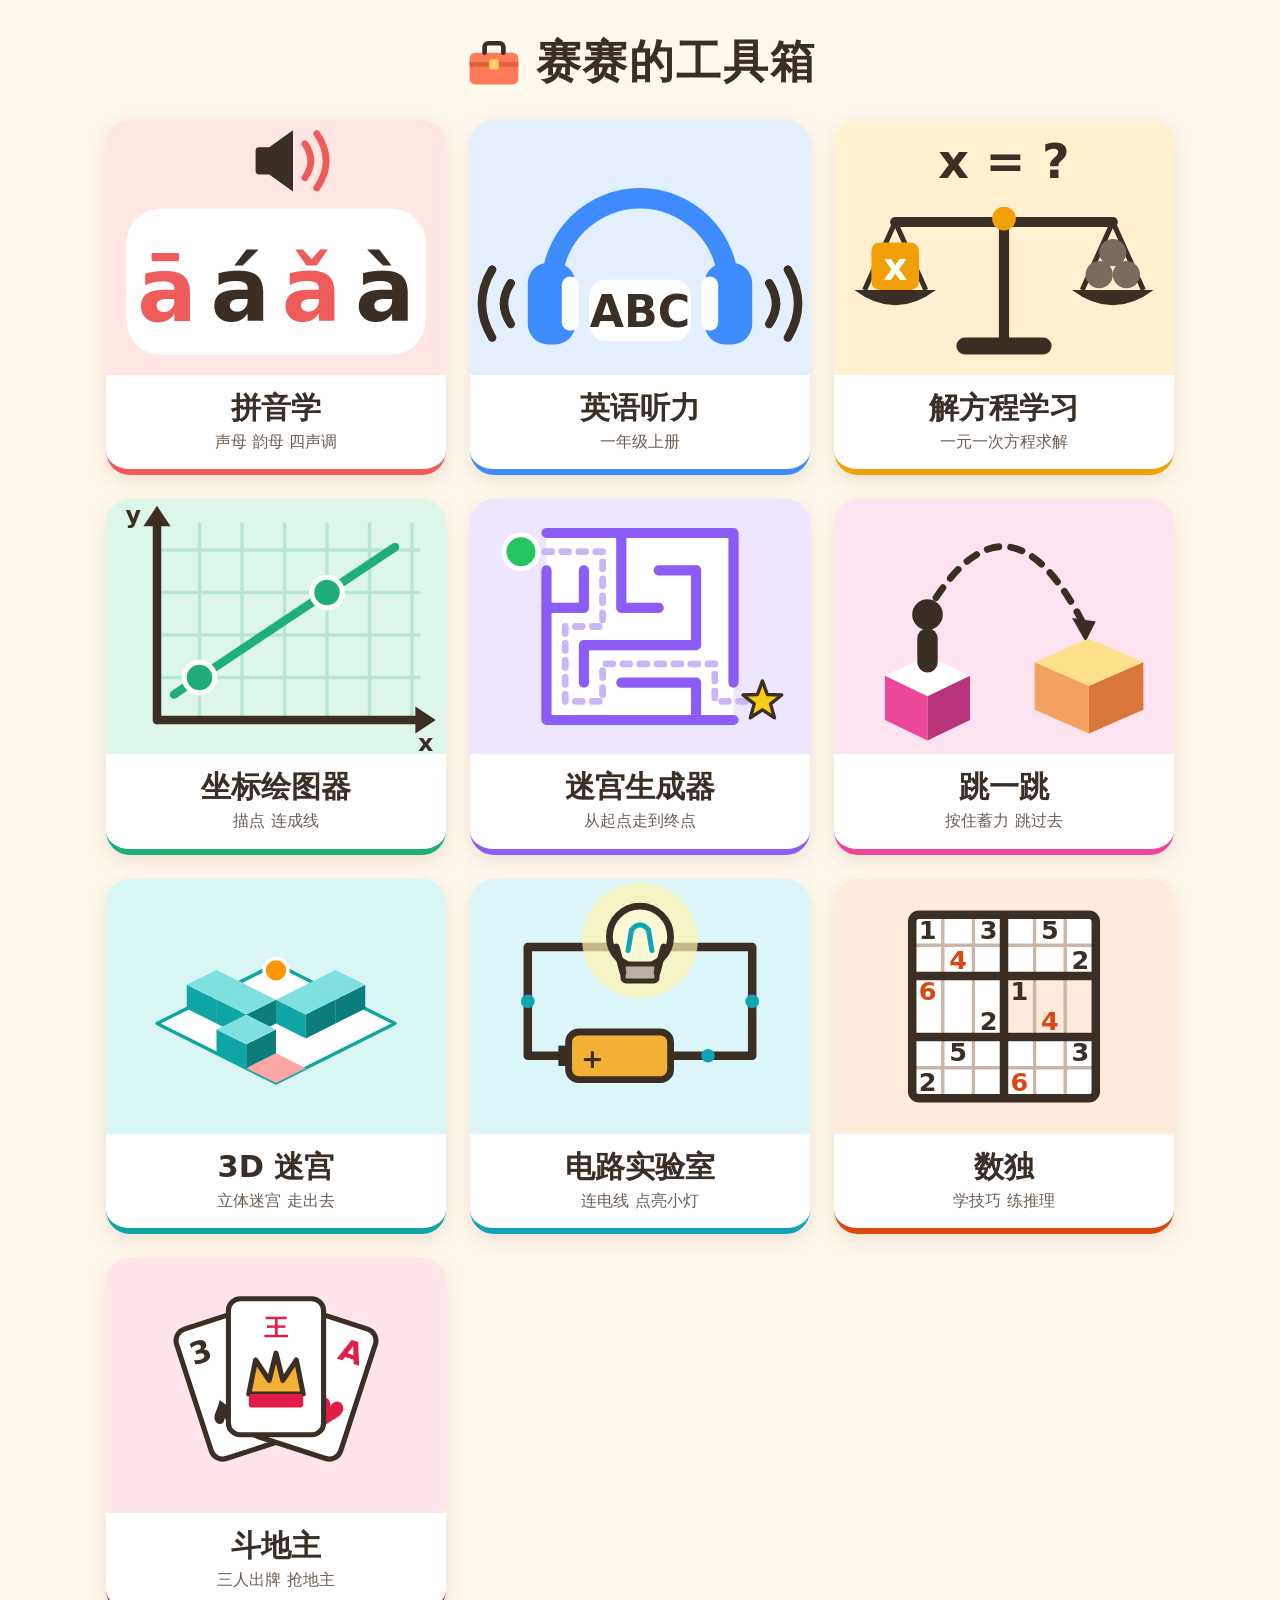
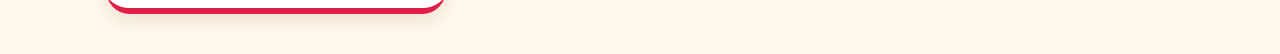
<file: index.html>
<!DOCTYPE html>
<html lang="zh-CN">
<head>
    <meta charset="UTF-8">
    <meta name="viewport" content="width=device-width, initial-scale=1.0">
    <title>赛赛的工具箱</title>
    <style>
        * {
            box-sizing: border-box;
        }
        body {
            margin: 0;
            min-height: 100vh;
            background: #fff8ec;
            color: #3a2e25;
            font-family: "PingFang SC", "Hiragino Sans GB", "Microsoft YaHei", "Noto Sans CJK SC", system-ui, sans-serif;
        }
        .page {
            max-width: 1100px;
            margin: 0 auto;
            padding: 24px 16px 40px;
        }
        header {
            display: flex;
            align-items: center;
            justify-content: center;
            gap: 12px;
            margin: 8px 0 28px;
        }
        h1 {
            margin: 0;
            font-size: clamp(1.8rem, 6vw, 2.8rem);
            font-weight: 800;
            letter-spacing: 0.04em;
            color: #3a2e25;
        }
        .logo {
            display: block;
            width: clamp(40px, 9vw, 60px);
            height: auto;
            flex: none;
        }
        .grid {
            display: grid;
            grid-template-columns: repeat(3, minmax(0, 1fr));
            gap: 24px;
        }
        .card {
            --accent: #ff7a59;
            --tint: #ffe9e2;
            display: flex;
            flex-direction: column;
            min-width: 0;
            overflow: hidden;
            background: #ffffff;
            border-radius: 24px;
            box-shadow: 0 6px 18px rgba(90, 60, 30, 0.12);
            color: #3a2e25;
            text-decoration: none;
            padding-bottom: 16px;
            border-bottom: 6px solid var(--accent);
            transition: transform 0.2s ease, box-shadow 0.2s ease;
            -webkit-tap-highlight-color: transparent;
        }
        .card[data-tool="pinyin"]   { --accent: #ef5a5a; --tint: #ffe6e3; }
        .card[data-tool="english"]  { --accent: #3d8bfd; --tint: #e3efff; }
        .card[data-tool="equation"] { --accent: #f2a007; --tint: #fff1cf; }
        .card[data-tool="plotter"]  { --accent: #1fae7a; --tint: #dcf6ea; }
        .card[data-tool="maze"]     { --accent: #8b5cf6; --tint: #eee6ff; }
        .card[data-tool="jump"]     { --accent: #ec4899; --tint: #ffe3f1; }
        .card[data-tool="maze3d"]   { --accent: #0ea5a4; --tint: #d9f6f4; }
        .card[data-tool="circuit"]  { --accent: #0ea5b7; --tint: #dcf5f8; }
        .card[data-tool="sudoku"]   { --accent: #d9480f; --tint: #ffeadb; }
        .card[data-tool="ddz"]      { --accent: #e11d48; --tint: #ffe4e9; }
        .card-art {
            display: block;
            aspect-ratio: 4 / 3;
            background: var(--tint);
        }
        .art {
            display: block;
            width: 100%;
            height: auto;
        }
        .card-title {
            display: block;
            margin: 14px 12px 4px;
            font-size: clamp(1.15rem, 4.6vw, 1.9rem);
            font-weight: 800;
            line-height: 1.25;
            text-align: center;
            color: #3a2e25;
            overflow-wrap: anywhere;
        }
        .card-desc {
            display: block;
            margin: 0 12px;
            font-size: clamp(0.8rem, 2.6vw, 1rem);
            line-height: 1.4;
            text-align: center;
            color: #6b5d52;
        }
        .card:active {
            transform: scale(0.98);
        }
        .card:focus-visible {
            outline: 4px solid var(--accent);
            outline-offset: 4px;
        }
        @media (hover: hover) {
            .card:hover {
                transform: translateY(-6px);
                box-shadow: 0 12px 26px rgba(90, 60, 30, 0.18);
            }
        }
        @media (max-width: 899px) {
            .grid {
                grid-template-columns: repeat(2, minmax(0, 1fr));
                gap: 16px;
            }
            .card {
                border-radius: 18px;
                padding-bottom: 12px;
            }
        }
        @media (max-width: 359px) {
            .grid {
                grid-template-columns: 1fr;
            }
        }
        @media (prefers-reduced-motion: reduce) {
            .card {
                transition: none;
            }
            .card:hover,
            .card:active {
                transform: none;
            }
        }
    </style>
</head>
<body>
    <div class="page">
        <header>
            <svg class="logo" viewBox="0 0 64 64" aria-hidden="true" focusable="false">
                <rect x="6" y="22" width="52" height="34" rx="6" fill="#ff7a59"/>
                <path d="M22 22v-6a4 4 0 0 1 4-4h12a4 4 0 0 1 4 4v6" fill="none" stroke="#3a2e25" stroke-width="5" stroke-linecap="round"/>
                <rect x="6" y="32" width="52" height="5" fill="#e0603f"/>
                <rect x="27" y="29" width="10" height="11" rx="2" fill="#ffd166"/>
            </svg>
            <h1>赛赛的工具箱</h1>
        </header>
        <main class="grid">
            <a class="card" href="pinyin/index.html" data-tool="pinyin">
                <span class="card-art"><svg class="art" viewBox="0 0 200 150" aria-hidden="true" focusable="false">
                    <rect width="200" height="150" fill="var(--tint)"/>
                    <rect x="88" y="16" width="10" height="16" rx="2" fill="#3a2e25"/>
                    <polygon points="96,16 110,6 110,42 96,32" fill="#3a2e25"/>
                    <path d="M117 14 Q124 24 117 34" fill="none" stroke="var(--accent)" stroke-width="4" stroke-linecap="round"/>
                    <path d="M124 8 Q135 24 124 40" fill="none" stroke="var(--accent)" stroke-width="4" stroke-linecap="round"/>
                    <rect x="12" y="52" width="176" height="86" rx="20" fill="#ffffff"/>
                    <g font-size="52" font-weight="700" text-anchor="middle">
                        <text x="36" y="118" fill="var(--accent)">ā</text>
                        <text x="79" y="118" fill="#3a2e25">á</text>
                        <text x="121" y="118" fill="var(--accent)">ǎ</text>
                        <text x="164" y="118" fill="#3a2e25">à</text>
                    </g>
                </svg></span>
                <span class="card-title">拼音学</span>
                <span class="card-desc">声母 韵母 四声调</span>
            </a>
            <a class="card" href="english-audio/index.html" data-tool="english">
                <span class="card-art"><svg class="art" viewBox="0 0 200 150" aria-hidden="true" focusable="false">
                    <rect width="200" height="150" fill="var(--tint)"/>
                    <path d="M48 98 A52 52 0 0 1 152 98" fill="none" stroke="var(--accent)" stroke-width="12" stroke-linecap="round"/>
                    <rect x="34" y="84" width="28" height="48" rx="12" fill="var(--accent)"/>
                    <rect x="138" y="84" width="28" height="48" rx="12" fill="var(--accent)"/>
                    <rect x="54" y="92" width="10" height="32" rx="5" fill="#ffffff"/>
                    <rect x="136" y="92" width="10" height="32" rx="5" fill="#ffffff"/>
                    <path d="M24 96 Q16 108 24 120" fill="none" stroke="#3a2e25" stroke-width="5" stroke-linecap="round"/>
                    <path d="M13 88 Q1 108 13 128" fill="none" stroke="#3a2e25" stroke-width="5" stroke-linecap="round"/>
                    <path d="M176 96 Q184 108 176 120" fill="none" stroke="#3a2e25" stroke-width="5" stroke-linecap="round"/>
                    <path d="M187 88 Q199 108 187 128" fill="none" stroke="#3a2e25" stroke-width="5" stroke-linecap="round"/>
                    <rect x="70" y="94" width="60" height="36" rx="10" fill="#ffffff"/>
                    <text x="100" y="122" text-anchor="middle" font-size="26" font-weight="800" fill="#3a2e25">ABC</text>
                </svg></span>
                <span class="card-title">英语听力</span>
                <span class="card-desc">一年级上册</span>
            </a>
            <a class="card" href="solve-equation/index.html" data-tool="equation">
                <span class="card-art"><svg class="art" viewBox="0 0 200 150" aria-hidden="true" focusable="false">
                    <rect width="200" height="150" fill="var(--tint)"/>
                    <text x="100" y="34" text-anchor="middle" font-size="28" font-weight="800" fill="#3a2e25">x = ?</text>
                    <line x1="100" y1="58" x2="100" y2="130" stroke="#3a2e25" stroke-width="6" stroke-linecap="round"/>
                    <rect x="72" y="128" width="56" height="10" rx="5" fill="#3a2e25"/>
                    <line x1="36" y1="60" x2="164" y2="60" stroke="#3a2e25" stroke-width="6" stroke-linecap="round"/>
                    <circle cx="100" cy="58" r="7" fill="var(--accent)"/>
                    <line x1="36" y1="60" x2="18" y2="100" stroke="#3a2e25" stroke-width="3"/>
                    <line x1="36" y1="60" x2="54" y2="100" stroke="#3a2e25" stroke-width="3"/>
                    <line x1="164" y1="60" x2="146" y2="100" stroke="#3a2e25" stroke-width="3"/>
                    <line x1="164" y1="60" x2="182" y2="100" stroke="#3a2e25" stroke-width="3"/>
                    <rect x="22" y="72" width="28" height="28" rx="5" fill="var(--accent)"/>
                    <text x="36" y="94" text-anchor="middle" font-size="22" font-weight="800" fill="#ffffff">x</text>
                    <circle cx="156" cy="91" r="8" fill="#7a6a5d"/>
                    <circle cx="172" cy="91" r="8" fill="#7a6a5d"/>
                    <circle cx="164" cy="78" r="8" fill="#7a6a5d"/>
                    <path d="M12 100 Q36 118 60 100 Z" fill="#3a2e25"/>
                    <path d="M140 100 Q164 118 188 100 Z" fill="#3a2e25"/>
                </svg></span>
                <span class="card-title">解方程学习</span>
                <span class="card-desc">一元一次方程求解</span>
            </a>
            <a class="card" href="x-y-line/coordinate-plotter.html" data-tool="plotter">
                <span class="card-art"><svg class="art" viewBox="0 0 200 150" aria-hidden="true" focusable="false">
                    <rect width="200" height="150" fill="var(--tint)"/>
                    <line x1="55" y1="14" x2="55" y2="130" stroke="#b9e6d3" stroke-width="2"/>
                    <line x1="80" y1="14" x2="80" y2="130" stroke="#b9e6d3" stroke-width="2"/>
                    <line x1="105" y1="14" x2="105" y2="130" stroke="#b9e6d3" stroke-width="2"/>
                    <line x1="130" y1="14" x2="130" y2="130" stroke="#b9e6d3" stroke-width="2"/>
                    <line x1="155" y1="14" x2="155" y2="130" stroke="#b9e6d3" stroke-width="2"/>
                    <line x1="180" y1="14" x2="180" y2="130" stroke="#b9e6d3" stroke-width="2"/>
                    <line x1="30" y1="105" x2="185" y2="105" stroke="#b9e6d3" stroke-width="2"/>
                    <line x1="30" y1="80" x2="185" y2="80" stroke="#b9e6d3" stroke-width="2"/>
                    <line x1="30" y1="55" x2="185" y2="55" stroke="#b9e6d3" stroke-width="2"/>
                    <line x1="30" y1="30" x2="185" y2="30" stroke="#b9e6d3" stroke-width="2"/>
                    <line x1="30" y1="130" x2="186" y2="130" stroke="#3a2e25" stroke-width="5" stroke-linecap="round"/>
                    <line x1="30" y1="130" x2="30" y2="10" stroke="#3a2e25" stroke-width="5" stroke-linecap="round"/>
                    <polygon points="194,130 182,122 182,138" fill="#3a2e25"/>
                    <polygon points="30,4 22,16 38,16" fill="#3a2e25"/>
                    <line x1="40" y1="115" x2="170" y2="28.3" stroke="var(--accent)" stroke-width="5" stroke-linecap="round"/>
                    <circle cx="55" cy="105" r="9" fill="var(--accent)" stroke="#ffffff" stroke-width="3"/>
                    <circle cx="130" cy="55" r="9" fill="var(--accent)" stroke="#ffffff" stroke-width="3"/>
                    <text x="188" y="148" text-anchor="middle" font-size="14" font-weight="700" fill="#3a2e25">x</text>
                    <text x="16" y="14" text-anchor="middle" font-size="14" font-weight="700" fill="#3a2e25">y</text>
                </svg></span>
                <span class="card-title">坐标绘图器</span>
                <span class="card-desc">描点 连成线</span>
            </a>
            <a class="card" href="maze-gen/maze.html" data-tool="maze">
                <span class="card-art"><svg class="art" viewBox="0 0 200 150" aria-hidden="true" focusable="false">
                    <rect width="200" height="150" fill="var(--tint)"/>
                    <rect x="45" y="20" width="110" height="110" fill="#ffffff"/>
                    <path d="M34 31 H78 V75 H56 V119 H78 V97 H144 V119 H166" fill="none" stroke="#c9b6f7" stroke-width="4" stroke-dasharray="4 6" stroke-linecap="round"/>
                    <g fill="none" stroke="var(--accent)" stroke-width="6" stroke-linecap="round" stroke-linejoin="round">
                        <path d="M45 20 H155 V108"/>
                        <path d="M45 42 V130 H155"/>
                        <path d="M67 42 V64 H45"/>
                        <path d="M89 20 V64 H111"/>
                        <path d="M133 42 V86 H67 V108"/>
                        <path d="M89 108 H133 V130"/>
                        <path d="M111 42 H133"/>
                    </g>
                    <circle cx="30" cy="31" r="10" fill="#22c55e" stroke="#ffffff" stroke-width="3"/>
                    <polygon points="172.0,107.0 174.9,115.0 183.4,115.3 176.8,120.5 179.1,128.7 172.0,124.0 164.9,128.7 167.2,120.5 160.6,115.3 169.1,115.0" fill="#facc15" stroke="#3a2e25" stroke-width="2" stroke-linejoin="round"/>
                </svg></span>
                <span class="card-title">迷宫生成器</span>
                <span class="card-desc">从起点走到终点</span>
            </a>
            <a class="card" href="tiao-yi-tiao/game.html" data-tool="jump">
                <span class="card-art"><svg class="art" viewBox="0 0 200 150" aria-hidden="true" focusable="false">
                    <rect width="200" height="150" fill="var(--tint)"/>
                    <path d="M60 58 Q105 -10 148 76" fill="none" stroke="#3a2e25" stroke-width="4" stroke-dasharray="7 7" stroke-linecap="round"/>
                    <polygon points="148,84 140,70 154,72" fill="#3a2e25"/>
                    <polygon points="30,104 55,92 80,104 55,116" fill="#ffffff"/>
                    <polygon points="30,104 55,116 55,142 30,130" fill="var(--accent)"/>
                    <polygon points="55,116 80,104 80,130 55,142" fill="#b8357a"/>
                    <polygon points="118,96 150,82 182,96 150,110" fill="#ffe08a"/>
                    <polygon points="118,96 150,110 150,138 118,124" fill="#f4a261"/>
                    <polygon points="150,110 182,96 182,124 150,138" fill="#d9773a"/>
                    <rect x="49" y="76" width="12" height="26" rx="6" fill="#3a2e25"/>
                    <circle cx="55" cy="68" r="9" fill="#3a2e25"/>
                </svg></span>
                <span class="card-title">跳一跳</span>
                <span class="card-desc">按住蓄力 跳过去</span>
            </a>
            <a class="card" href="maze-3d/index.html" data-tool="maze3d">
                <span class="card-art"><svg class="art" viewBox="0 0 200 150" aria-hidden="true" focusable="false">
                    <rect width="200" height="150" fill="var(--tint)"/>
                    <polygon points="100,50 170,85 100,120 30,85" fill="#ffffff" stroke="var(--accent)" stroke-width="2" stroke-linejoin="round"/>
                    <polygon points="100,102.5 117.5,111.25 100,120 82.5,111.25" fill="#fca5a5"/>
                    <polygon points="47.5,62.25 65,71 65,85 47.5,76.25" fill="var(--accent)"/>
                    <polygon points="82.5,62.25 65,71 65,85 82.5,76.25" fill="#0b7d7c"/>
                    <polygon points="65,53.5 82.5,62.25 65,71 47.5,62.25" fill="#7fe0de"/>
                    <polygon points="117.5,62.25 135,71 135,85 117.5,76.25" fill="var(--accent)"/>
                    <polygon points="152.5,62.25 135,71 135,85 152.5,76.25" fill="#0b7d7c"/>
                    <polygon points="135,53.5 152.5,62.25 135,71 117.5,62.25" fill="#7fe0de"/>
                    <polygon points="65,71 82.5,79.75 82.5,93.75 65,85" fill="var(--accent)"/>
                    <polygon points="100,71 82.5,79.75 82.5,93.75 100,85" fill="#0b7d7c"/>
                    <polygon points="82.5,62.25 100,71 82.5,79.75 65,71" fill="#7fe0de"/>
                    <polygon points="100,71 117.5,79.75 117.5,93.75 100,85" fill="var(--accent)"/>
                    <polygon points="135,71 117.5,79.75 117.5,93.75 135,85" fill="#0b7d7c"/>
                    <polygon points="117.5,62.25 135,71 117.5,79.75 100,71" fill="#7fe0de"/>
                    <polygon points="65,88.5 82.5,97.25 82.5,111.25 65,102.5" fill="var(--accent)"/>
                    <polygon points="100,88.5 82.5,97.25 82.5,111.25 100,102.5" fill="#0b7d7c"/>
                    <polygon points="82.5,79.75 100,88.5 82.5,97.25 65,88.5" fill="#7fe0de"/>
                    <circle cx="100" cy="53.75" r="7" fill="#ff9800" stroke="#ffffff" stroke-width="2"/>
                </svg></span>
                <span class="card-title">3D 迷宫</span>
                <span class="card-desc">立体迷宫 走出去</span>
            </a>
            <a class="card" href="circuit/index.html" data-tool="circuit">
                <span class="card-art"><svg class="art" viewBox="0 0 200 150" aria-hidden="true" focusable="false">
                    <rect width="200" height="150" fill="var(--tint)"/>
                    <path d="M58 104 H34 V40 H86" fill="none" stroke="#3a2e25" stroke-width="5" stroke-linecap="round" stroke-linejoin="round"/>
                    <path d="M118 104 H166 V40 H114" fill="none" stroke="#3a2e25" stroke-width="5" stroke-linecap="round" stroke-linejoin="round"/>
                    <rect x="58" y="90" width="60" height="28" rx="6" fill="#f2b134" stroke="#3a2e25" stroke-width="4"/>
                    <rect x="52" y="98" width="6" height="12" fill="#3a2e25"/>
                    <text x="72" y="111" text-anchor="middle" font-size="16" font-weight="700" fill="#3a2e25">+</text>
                    <circle cx="100" cy="36" r="34" fill="#fff4b0" opacity="0.7"/>
                    <circle cx="100" cy="34" r="18" fill="#fff8d6" stroke="#3a2e25" stroke-width="4"/>
                    <path d="M93 42 L95 30 Q100 24 105 30 L107 42" fill="none" stroke="var(--accent)" stroke-width="3" stroke-linecap="round"/>
                    <rect x="90" y="50" width="20" height="10" rx="2" fill="#b9b2a6" stroke="#3a2e25" stroke-width="3"/>
                    <line x1="86" y1="40" x2="90" y2="55" stroke="#3a2e25" stroke-width="4" stroke-linecap="round"/>
                    <line x1="114" y1="40" x2="110" y2="55" stroke="#3a2e25" stroke-width="4" stroke-linecap="round"/>
                    <circle cx="140" cy="104" r="4" fill="var(--accent)"/>
                    <circle cx="166" cy="72" r="4" fill="var(--accent)"/>
                    <circle cx="34" cy="72" r="4" fill="var(--accent)"/>
                </svg></span>
                <span class="card-title">电路实验室</span>
                <span class="card-desc">连电线 点亮小灯</span>
            </a>
            <a class="card" href="sudoku/index.html" data-tool="sudoku">
                <span class="card-art"><svg class="art" viewBox="0 0 200 150" aria-hidden="true" focusable="false">
                    <rect width="200" height="150" fill="var(--tint)"/>
                    <rect x="46" y="21" width="108" height="108" rx="4" fill="#ffffff"/>
                    <rect x="100" y="57" width="54" height="36" fill="var(--tint)"/>
                    <line x1="64" y1="21" x2="64" y2="129" stroke="#c9b6a8" stroke-width="2"/>
                    <line x1="46" y1="39" x2="154" y2="39" stroke="#c9b6a8" stroke-width="2"/>
                    <line x1="82" y1="21" x2="82" y2="129" stroke="#c9b6a8" stroke-width="2"/>
                    <line x1="46" y1="57" x2="154" y2="57" stroke="#c9b6a8" stroke-width="2"/>
                    <line x1="118" y1="21" x2="118" y2="129" stroke="#c9b6a8" stroke-width="2"/>
                    <line x1="46" y1="93" x2="154" y2="93" stroke="#c9b6a8" stroke-width="2"/>
                    <line x1="136" y1="21" x2="136" y2="129" stroke="#c9b6a8" stroke-width="2"/>
                    <line x1="46" y1="111" x2="154" y2="111" stroke="#c9b6a8" stroke-width="2"/>
                    <line x1="100" y1="21" x2="100" y2="129" stroke="#3a2e25" stroke-width="5"/>
                    <line x1="46" y1="57" x2="154" y2="57" stroke="#3a2e25" stroke-width="5"/>
                    <line x1="46" y1="93" x2="154" y2="93" stroke="#3a2e25" stroke-width="5"/>
                    <rect x="46" y="21" width="108" height="108" rx="4" fill="none" stroke="#3a2e25" stroke-width="5"/>
                    <g font-size="15" font-weight="800" text-anchor="middle">
                        <text x="55" y="35" fill="#3a2e25">1</text>
                        <text x="91" y="35" fill="#3a2e25">3</text>
                        <text x="127" y="35" fill="#3a2e25">5</text>
                        <text x="73" y="53" fill="var(--accent)">4</text>
                        <text x="145" y="53" fill="#3a2e25">2</text>
                        <text x="55" y="71" fill="var(--accent)">6</text>
                        <text x="109" y="71" fill="#3a2e25">1</text>
                        <text x="91" y="89" fill="#3a2e25">2</text>
                        <text x="127" y="89" fill="var(--accent)">4</text>
                        <text x="73" y="107" fill="#3a2e25">5</text>
                        <text x="145" y="107" fill="#3a2e25">3</text>
                        <text x="55" y="125" fill="#3a2e25">2</text>
                        <text x="109" y="125" fill="var(--accent)">6</text>
                    </g>
                </svg></span>
                <span class="card-title">数独</span>
                <span class="card-desc">学技巧 练推理</span>
            </a>
            <a class="card" href="https://ddz.ohmycat.me" data-tool="ddz">
                <span class="card-art"><svg class="art" viewBox="0 0 200 150" aria-hidden="true" focusable="false">
                    <rect width="200" height="150" fill="var(--tint)"/>
                    <g transform="rotate(-18 100 140)">
                        <rect x="72" y="30" width="56" height="80" rx="7" fill="#ffffff" stroke="#3a2e25" stroke-width="3"/>
                        <text x="84" y="52" text-anchor="middle" font-size="18" font-weight="800" fill="#3a2e25">3</text>
                        <text x="86" y="92" text-anchor="middle" font-size="22" fill="#3a2e25">♠</text>
                    </g>
                    <g transform="rotate(18 100 140)">
                        <rect x="72" y="30" width="56" height="80" rx="7" fill="#ffffff" stroke="#3a2e25" stroke-width="3"/>
                        <text x="116" y="52" text-anchor="middle" font-size="18" font-weight="800" fill="var(--accent)">A</text>
                        <text x="114" y="92" text-anchor="middle" font-size="22" fill="var(--accent)">♥</text>
                    </g>
                    <rect x="72" y="24" width="56" height="80" rx="7" fill="#ffffff" stroke="#3a2e25" stroke-width="3"/>
                    <text x="100" y="46" text-anchor="middle" font-size="14" font-weight="800" fill="var(--accent)">王</text>
                    <path d="M84 80 L88 60 L96 72 L100 56 L104 72 L112 60 L116 80 Z" fill="#f2b134" stroke="#3a2e25" stroke-width="3" stroke-linejoin="round"/>
                    <rect x="84" y="80" width="32" height="8" rx="2" fill="var(--accent)"/>
                </svg></span>
                <span class="card-title">斗地主</span>
                <span class="card-desc">三人出牌 抢地主</span>
            </a>
        </main>
    </div>
</body>
</html>
</file>
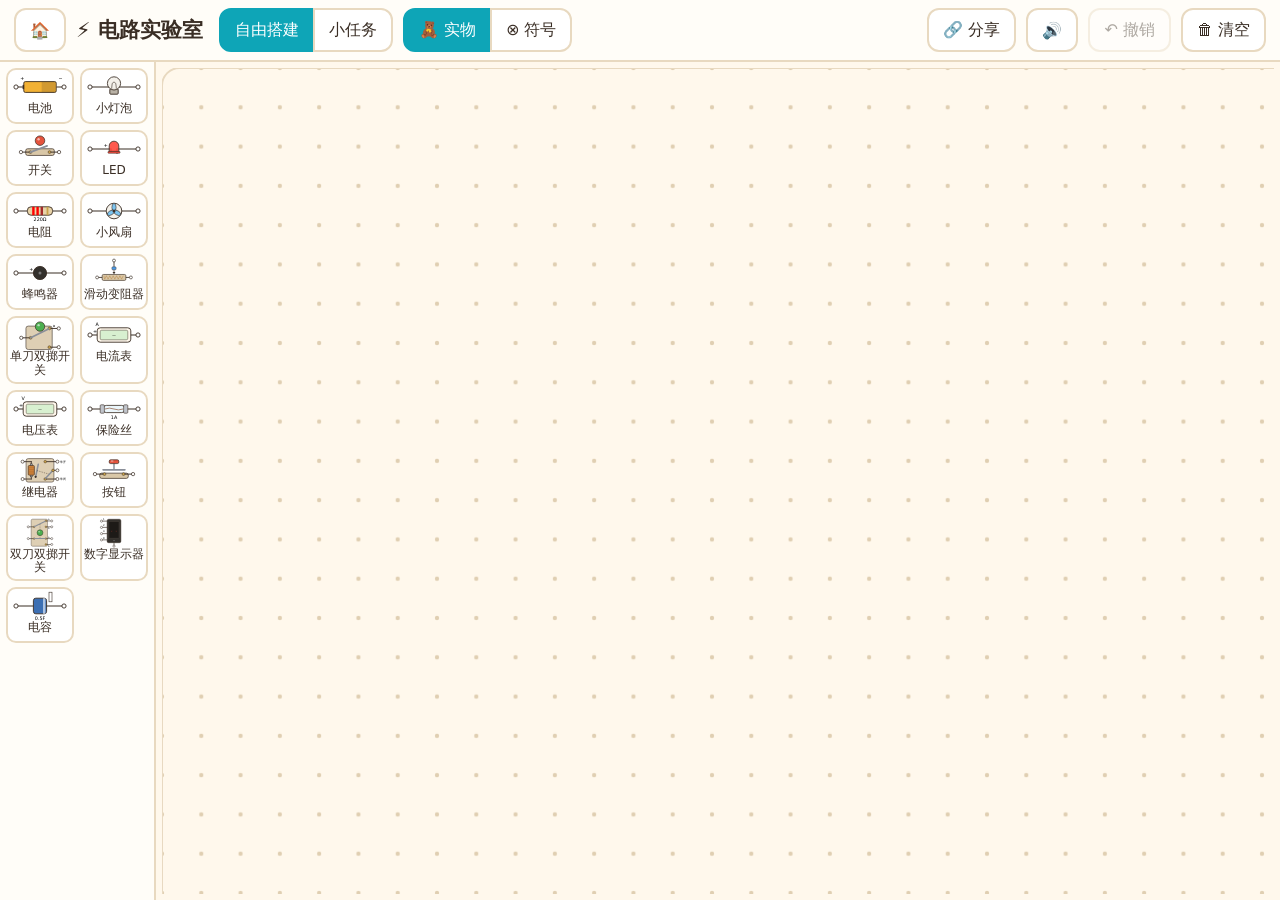
<file: circuit/index.html>
<!DOCTYPE html>
<html lang="zh-CN">
<head>
  <meta charset="UTF-8">
  <meta name="viewport" content="width=device-width, initial-scale=1.0, maximum-scale=1.0, user-scalable=no">
  <meta name="apple-mobile-web-app-capable" content="yes">
  <title>电路实验室 - SaiSai.me</title>
  <link rel="stylesheet" href="styles.css">
  <script type="module" src="app.js"></script>
</head>
<body>
  <header class="topbar">
    <a class="home btn" href="../index.html" aria-label="回到首页">🏠</a>
    <h1>⚡ 电路实验室</h1>
    <div class="seg" id="modeSeg">
      <button class="btn" data-mode="free">自由搭建</button>
      <button class="btn" data-mode="task">小任务</button>
    </div>
    <div class="seg" id="styleSeg">
      <button class="btn" data-style="cartoon">🧸 实物</button>
      <button class="btn" data-style="symbol">⊗ 符号</button>
    </div>
    <span class="spacer"></span>
    <button class="btn" id="shareBtn">🔗 分享</button>
    <button class="btn" id="muteBtn" aria-label="静音">🔊</button>
    <button class="btn" id="undoBtn">↶ 撤销</button>
    <button class="btn" id="clearBtn">🗑 清空</button>
  </header>

  <div id="taskbar" hidden></div>

  <main class="workspace">
    <aside id="palette"><div class="palette-list"></div></aside>
    <div class="stage">
      <svg id="board" viewBox="0 0 1120 720" preserveAspectRatio="xMidYMid meet">
        <defs>
          <pattern id="dots" x="-20" y="-20" width="40" height="40" patternUnits="userSpaceOnUse">
            <circle cx="20" cy="20" r="2.2" fill="#e0cfb2"/>
          </pattern>
        </defs>
        <rect class="board-bg" x="0" y="0" width="3360" height="2160" rx="18" fill="url(#dots)"/>
        <g id="wires"></g>
        <g id="parts"></g>
        <g id="overlay"></g>
      </svg>
      <div id="panel" hidden></div>
      <div id="banner" hidden>暂时无法计算</div>
      <div id="toast" hidden></div>
      <div id="shareBox" hidden>
        <div class="confirm-box">
          <p>复制下面的链接发给朋友</p>
          <input type="text" readonly>
          <div class="confirm-actions">
            <button class="btn" data-share="close">关闭</button>
          </div>
        </div>
      </div>
      <div id="tasklist" hidden>
        <div class="tasklist-box">
          <h2>选一关</h2>
          <div class="tasklist-body"></div>
          <button class="btn" data-task-action="close">关闭</button>
        </div>
      </div>
      <div id="confirm" hidden>
        <div class="confirm-box">
          <p>清空画布？</p>
          <div class="confirm-actions">
            <button class="btn danger" data-confirm="yes">清空</button>
            <button class="btn" data-confirm="no">取消</button>
          </div>
        </div>
      </div>
    </div>
  </main>
  <div id="ghost" hidden></div>
</body>
</html>
</file>
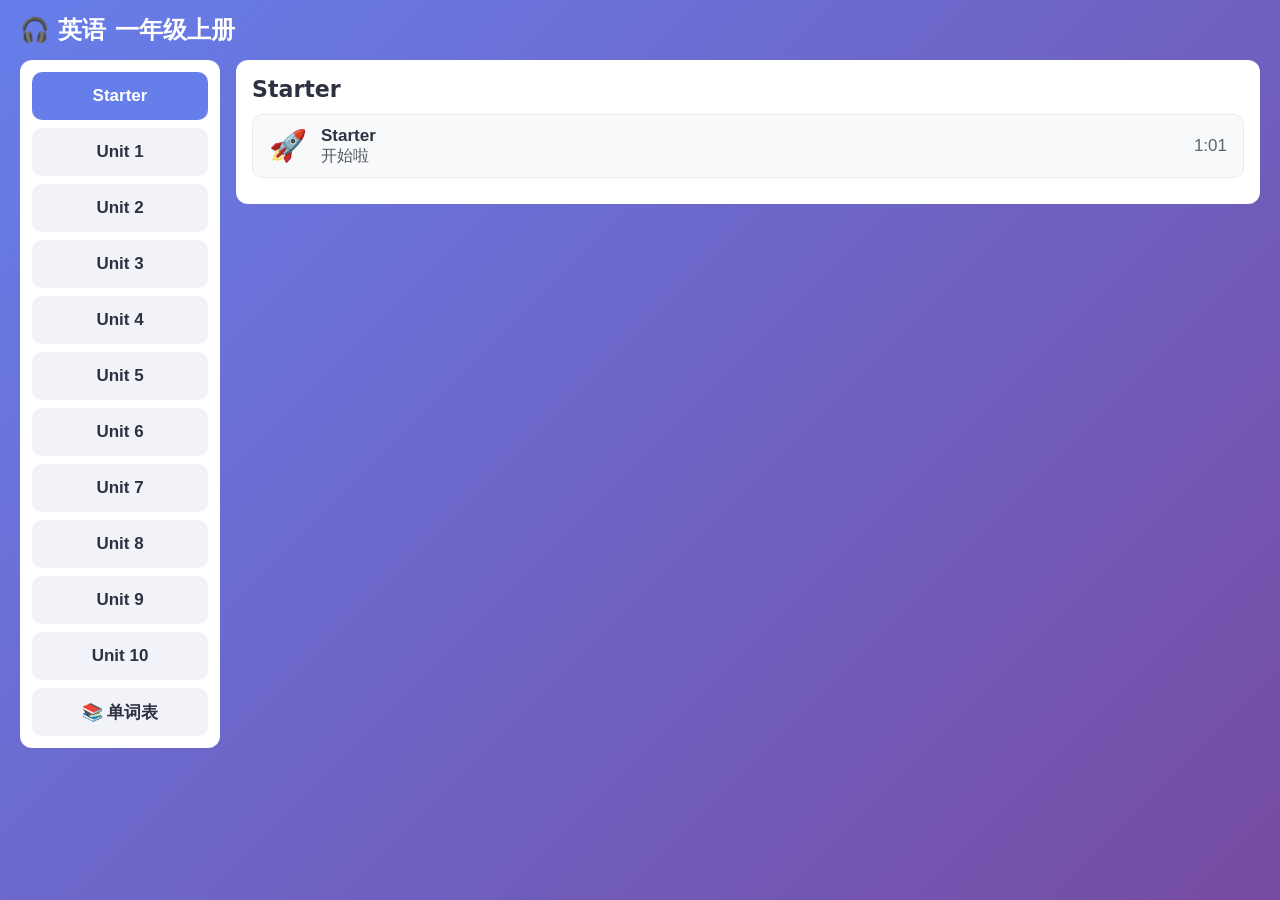
<file: english-audio/index.html>
<!DOCTYPE html>
<html lang="zh-CN">
<head>
    <meta charset="UTF-8">
    <meta name="viewport" content="width=device-width, initial-scale=1.0">
    <title>英语听力 - 一年级上册</title>
    <link rel="stylesheet" href="styles.css">
</head>
<body>
    <header class="topbar">
        <h1>🎧 英语 一年级上册</h1>
    </header>

    <main class="layout">
        <nav class="units" id="units"></nav>
        <section class="tracks" id="tracks"></section>
    </main>

    <footer class="playbar" id="playbar" hidden>
        <div class="playbar-main">
            <button class="btn-step" id="btn-prev" aria-label="上一条">⏮</button>
            <button class="btn-play" id="btn-play" aria-label="播放">▶</button>
            <button class="btn-step" id="btn-next" aria-label="下一条">⏭</button>
            <div class="now">
                <div class="now-title" id="now-title"></div>
                <div class="seek">
                    <input type="range" id="seek" min="0" max="1000" value="0" aria-label="播放进度">
                    <span class="time" id="time">0:00 / 0:00</span>
                </div>
            </div>
        </div>
        <div class="playbar-tools">
            <span class="rate-group">
                🐢
                <button class="rate" data-rate="0.6">0.6x</button>
                <button class="rate" data-rate="0.8">0.8x</button>
                <button class="rate is-on" data-rate="1">1.0x</button>
            </span>
            <button id="btn-back">⏪5</button>
            <button id="btn-fwd">⏩5</button>
            <button id="btn-loop">🔁 单曲循环</button>
        </div>
    </footer>

    <div class="status" id="status" hidden></div>

    <audio id="audio" preload="none"></audio>

    <script src="player.js"></script>
    <script src="ui.js"></script>
    <script src="main.js"></script>
</body>
</html>
</file>
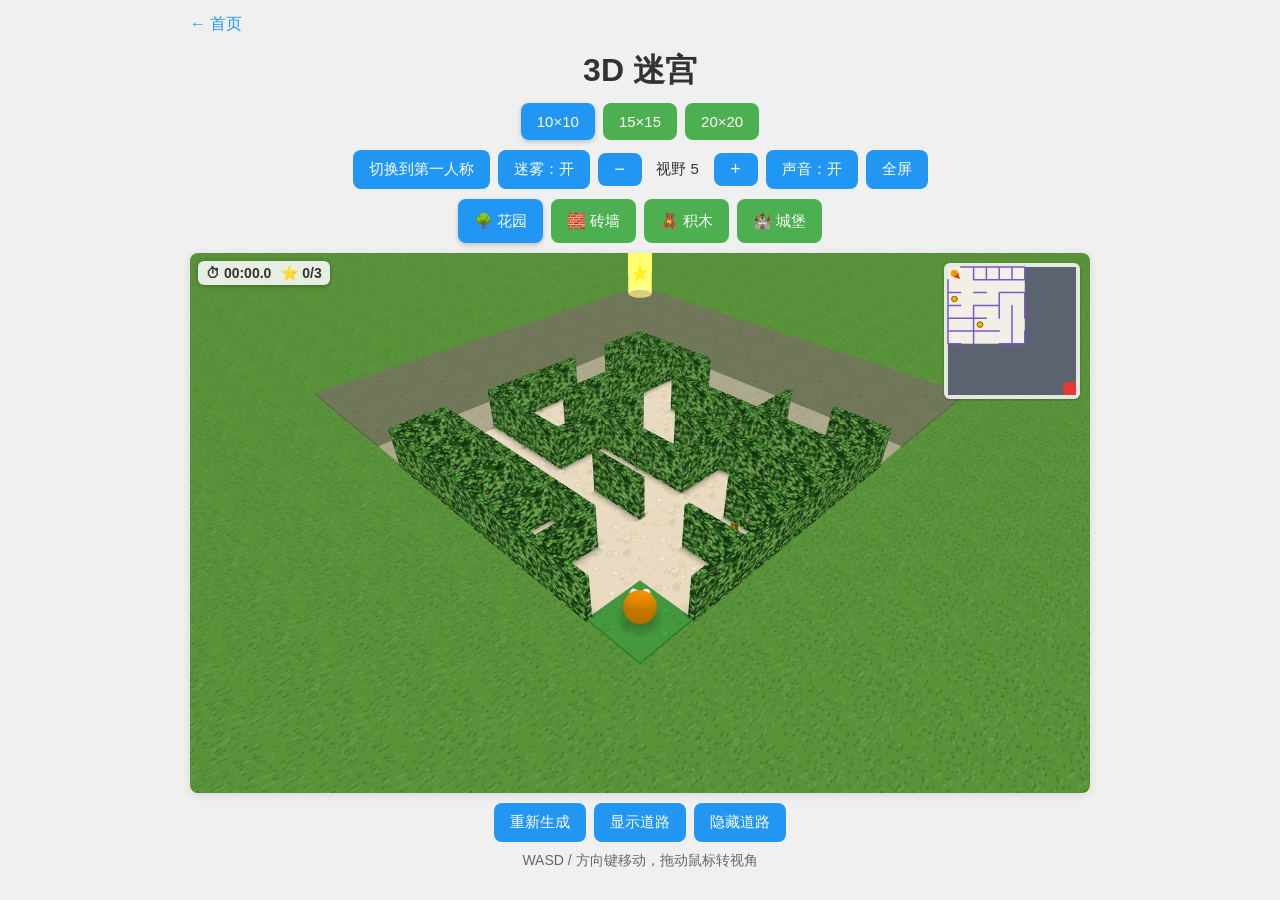
<file: maze-3d/index.html>
<!DOCTYPE html>
<html lang="zh-CN">
<head>
    <meta charset="UTF-8">
    <meta name="viewport" content="width=device-width, initial-scale=1">
    <title>3D 迷宫</title>
    <link rel="icon" href="data:,">
    <style>
        * {
            box-sizing: border-box;
        }

        html, body {
            margin: 0;
            padding: 0;
        }

        body {
            font-family: -apple-system, BlinkMacSystemFont, "Segoe UI", "PingFang SC", "Hiragino Sans GB", "Microsoft YaHei", sans-serif;
            background: #f0f0f0;
            color: #333;
            padding: 10px;
            overflow-x: hidden;
        }

        .container {
            width: 100%;
            max-width: 900px;
            margin: 0 auto;
            display: flex;
            flex-direction: column;
            align-items: center;
            gap: 10px;
        }

        #home-link {
            align-self: flex-start;
            color: #2196F3;
            text-decoration: none;
            font-size: 16px;
            padding: 4px 0;
        }

        h1 {
            margin: 0;
            font-size: clamp(22px, 6vw, 32px);
        }

        .row {
            width: 100%;
            display: flex;
            flex-wrap: wrap;
            justify-content: center;
            align-items: center;
            gap: 8px;
        }

        button {
            padding: 10px 16px;
            font-size: clamp(13px, 3.5vw, 15px);
            background-color: #2196F3;
            color: white;
            border: none;
            border-radius: 8px;
            cursor: pointer;
            touch-action: manipulation;
            -webkit-tap-highlight-color: transparent;
            max-width: 100%;
        }

        button:hover {
            background-color: #1976D2;
        }

        button:active {
            transform: scale(0.98);
        }

        button:disabled {
            background-color: #b0bec5;
            cursor: default;
            transform: none;
        }

        .size-btn {
            background-color: #4CAF50;
            min-width: 60px;
        }

        .size-btn:hover {
            background-color: #45a049;
        }

        .theme-btn {
            background-color: #4CAF50;
            min-height: 44px;
        }

        .theme-btn:hover {
            background-color: #45a049;
        }

        .size-btn.active, .theme-btn.active {
            background-color: #2196F3;
            box-shadow: 0 2px 5px rgba(0, 0, 0, 0.2);
        }

        #fog-minus, #fog-plus {
            min-width: 44px;
            font-size: 18px;
            padding: 6px 12px;
        }

        #fog-radius {
            min-width: 56px;
            text-align: center;
            font-size: 15px;
        }

        #stage {
            position: relative;
            width: 100%;
            height: clamp(240px, 60vh, 640px);
            background: #bfe3ff;
            border-radius: 8px;
            overflow: hidden;
            box-shadow: 0 2px 10px rgba(0, 0, 0, 0.1);
            touch-action: none;
            user-select: none;
            -webkit-user-select: none;
        }

        #stage > canvas {
            display: block;
        }

        /* 圆角半透明底板和阴影画在画布里（main.js drawMinimapBase）：画布元素上的 border-radius
           会让合成器每帧做圆角裁剪，软件渲染下每帧多约 7ms，平均帧时间越过 33ms 就会自动降画质 */
        #minimap {
            position: absolute;
            top: 8px;
            right: 8px;
            width: 140px;
            height: 140px;
            z-index: 2;
            pointer-events: none;
        }

        #minimap[hidden] {
            display: none;
        }

        /* 信息栏：舞台左上角，与小地图同一风格；不拦截摇杆和拖动；低于终点方向提示（3） */
        #hud {
            position: absolute;
            top: 8px;
            left: 8px;
            z-index: 2;
            pointer-events: none;
            display: flex;
            gap: 10px;
            padding: 4px 8px;
            border-radius: 6px;
            background: rgba(255, 255, 255, 0.85);
            box-shadow: 0 1px 4px rgba(0, 0, 0, 0.3);
            font-size: 14px;
            font-weight: bold;
            font-variant-numeric: tabular-nums;
        }

        #stick {
            position: absolute;
            left: 0;
            top: 0;
            width: 100px;
            height: 100px;
            margin: -50px 0 0 -50px;
            border-radius: 50%;
            background: rgba(255, 255, 255, 0.25);
            border: 2px solid rgba(255, 255, 255, 0.6);
            box-shadow: 0 1px 6px rgba(0, 0, 0, 0.25);
            z-index: 1;
            pointer-events: none;
        }

        #stick[hidden] {
            display: none;
        }

        /* 终点方向提示：箭头在内缩边框上，标记在终点被墙挡住的位置；都不挡指针 */
        #end-arrow,
        #end-marker {
            position: absolute;
            left: 0;
            top: 0;
            z-index: 3; /* 高于小地图（2） */
            pointer-events: none;
            display: flex;
            flex-direction: column;
            align-items: center;
            gap: 2px;
        }

        #end-arrow *,
        #end-marker * {
            pointer-events: none;
        }

        #end-arrow[hidden],
        #end-marker[hidden] {
            display: none;
        }

        .end-arrow-head {
            width: 0;
            height: 0;
            border-top: 11px solid transparent;
            border-bottom: 11px solid transparent;
            border-left: 20px solid #ffd54f;
            filter: drop-shadow(0 0 2px rgba(0, 0, 0, 0.6));
        }

        .end-dot {
            width: 16px;
            height: 16px;
            border-radius: 50%;
            background: #ffd54f;
            border: 2px solid #e53935;
            box-shadow: 0 0 6px rgba(255, 213, 79, 0.9);
        }

        .end-dist {
            font-size: 13px;
            font-weight: bold;
            color: #fff;
            background: rgba(0, 0, 0, 0.55);
            border-radius: 8px;
            padding: 1px 6px;
            white-space: nowrap;
        }

        #stick-knob {
            position: absolute;
            left: 50%;
            top: 50%;
            width: 44px;
            height: 44px;
            margin: -22px 0 0 -22px;
            border-radius: 50%;
            background: rgba(255, 255, 255, 0.85);
            box-shadow: 0 1px 4px rgba(0, 0, 0, 0.3);
            pointer-events: none;
        }

        #fullscreen-btn[hidden] {
            display: none;
        }

        .hint {
            margin: 0;
            color: #666;
            font-size: 14px;
            text-align: center;
        }

        .hint-touch {
            display: none;
        }

        @media (pointer: coarse) {
            .hint-touch {
                display: block;
            }

            .hint-desktop {
                display: none;
            }
        }

        /* 通关彩带：覆盖整个画面，在 #win（z-index 10）之下，不挡指针 */
        #confetti {
            position: fixed;
            inset: 0;
            width: 100%;
            height: 100%;
            pointer-events: none;
            z-index: 9;
        }

        #win {
            position: fixed;
            inset: 0;
            display: flex;
            align-items: center;
            justify-content: center;
            background: rgba(0, 0, 0, 0.35);
            z-index: 10;
            padding: 16px;
        }

        #win[hidden] {
            display: none;
        }

        .win-box {
            background: white;
            border-radius: 12px;
            padding: 24px;
            text-align: center;
            max-width: 100%;
            box-shadow: 0 4px 20px rgba(0, 0, 0, 0.3);
        }

        #win-text {
            font-size: 20px;
            margin: 0 0 16px;
        }

        #win-time,
        #win-best,
        #win-record,
        #win-path-note,
        #win-stars {
            margin: 0 0 8px;
        }

        #win-time {
            font-size: 18px;
            font-weight: bold;
        }

        #win-record {
            display: inline-block;
            background: #ffd600;
            color: #6d4c00;
            font-weight: bold;
            border-radius: 999px;
            padding: 2px 12px;
        }

        #win-path-note {
            color: #666;
            font-size: 14px;
        }

        #win-best[hidden],
        #win-record[hidden],
        #win-path-note[hidden] {
            display: none;
        }

        #no-webgl {
            width: 100%;
            background: white;
            border-radius: 8px;
            padding: 24px 16px;
            text-align: center;
            font-size: 18px;
        }

        #no-webgl[hidden] {
            display: none;
        }

        #no-webgl a {
            display: inline-block;
            margin-top: 12px;
            color: #2196F3;
        }

        #perf {
            font-size: 12px;
            color: #555;
            font-family: ui-monospace, Menlo, Consolas, monospace;
            text-align: center;
        }

        #perf[hidden] {
            display: none;
        }

        @media (max-width: 480px) {
            body {
                padding: 6px;
            }

            .container {
                gap: 8px;
            }

            .row {
                gap: 6px;
            }

            button {
                padding: 8px 10px;
            }

            .size-btn {
                min-width: 50px;
            }

            #stage {
                height: clamp(220px, 50vh, 640px);
            }

            #minimap {
                width: 110px;
                height: 110px;
            }

            .hint {
                font-size: 13px;
            }
        }
    </style>
</head>
<body>
    <div class="container">
        <a id="home-link" href="../index.html">← 首页</a>
        <h1>3D 迷宫</h1>

        <div class="row" id="size-row">
            <button class="size-btn active" id="size-10" data-size="10">10×10</button>
            <button class="size-btn" id="size-15" data-size="15">15×15</button>
            <button class="size-btn" id="size-20" data-size="20">20×20</button>
        </div>

        <div class="row" id="view-row">
            <button id="view-btn">切换到第一人称</button>
            <button id="fog-btn">迷雾：开</button>
            <button id="fog-minus" aria-label="缩小视野">−</button>
            <span id="fog-radius">视野 5</span>
            <button id="fog-plus" aria-label="扩大视野">+</button>
            <button id="sound-btn">声音：开</button>
            <button id="fullscreen-btn" hidden>全屏</button>
        </div>

        <div class="row" id="theme-row">
            <button class="theme-btn" id="theme-garden" data-theme="garden">🌳 花园</button>
            <button class="theme-btn" id="theme-brick" data-theme="brick">🧱 砖墙</button>
            <button class="theme-btn" id="theme-blocks" data-theme="blocks">🧸 积木</button>
            <button class="theme-btn" id="theme-castle" data-theme="castle">🏰 城堡</button>
        </div>

        <div id="no-webgl" hidden>
            <p>这个设备不支持 3D，可以玩 2D 迷宫</p>
            <a href="../maze-gen/maze.html">去玩 2D 迷宫</a>
        </div>

        <div id="stage">
            <canvas id="minimap"></canvas>
            <span id="hud"><span id="timer">⏱ 00:00.0</span><span id="star-count">⭐ 0/3</span></span>
            <span id="end-arrow" hidden><span class="end-arrow-head"></span><span class="end-dist"></span></span>
            <span id="end-marker" hidden><span class="end-dot"></span><span class="end-dist"></span></span>
            <div id="stick" hidden><div id="stick-knob"></div></div>
        </div>

        <div class="row" id="action-row">
            <button id="regen-btn">重新生成</button>
            <button id="show-path-btn">显示道路</button>
            <button id="hide-path-btn">隐藏道路</button>
        </div>

        <p class="hint hint-desktop">WASD / 方向键移动，拖动鼠标转视角</p>
        <p class="hint hint-touch">左边拖动走路，右边拖动转视角</p>
        <div id="perf" hidden></div>
    </div>

    <canvas id="confetti"></canvas>
    <div id="win" hidden>
        <div class="win-box">
            <p id="win-text">恭喜！你成功走出了迷宫！</p>
            <p id="win-time"></p>
            <p id="win-best" hidden></p>
            <p id="win-record" hidden>新纪录!</p>
            <p id="win-path-note" hidden>这局看了道路，不计入最佳成绩</p>
            <p id="win-stars"></p>
            <button id="again-btn">再来一局</button>
        </div>
    </div>

    <script nomodule>
        document.getElementById('no-webgl').hidden = false;
        document.getElementById('stage').style.display = 'none';
    </script>
    <script type="module" src="main.js"></script>
</body>
</html>
</file>
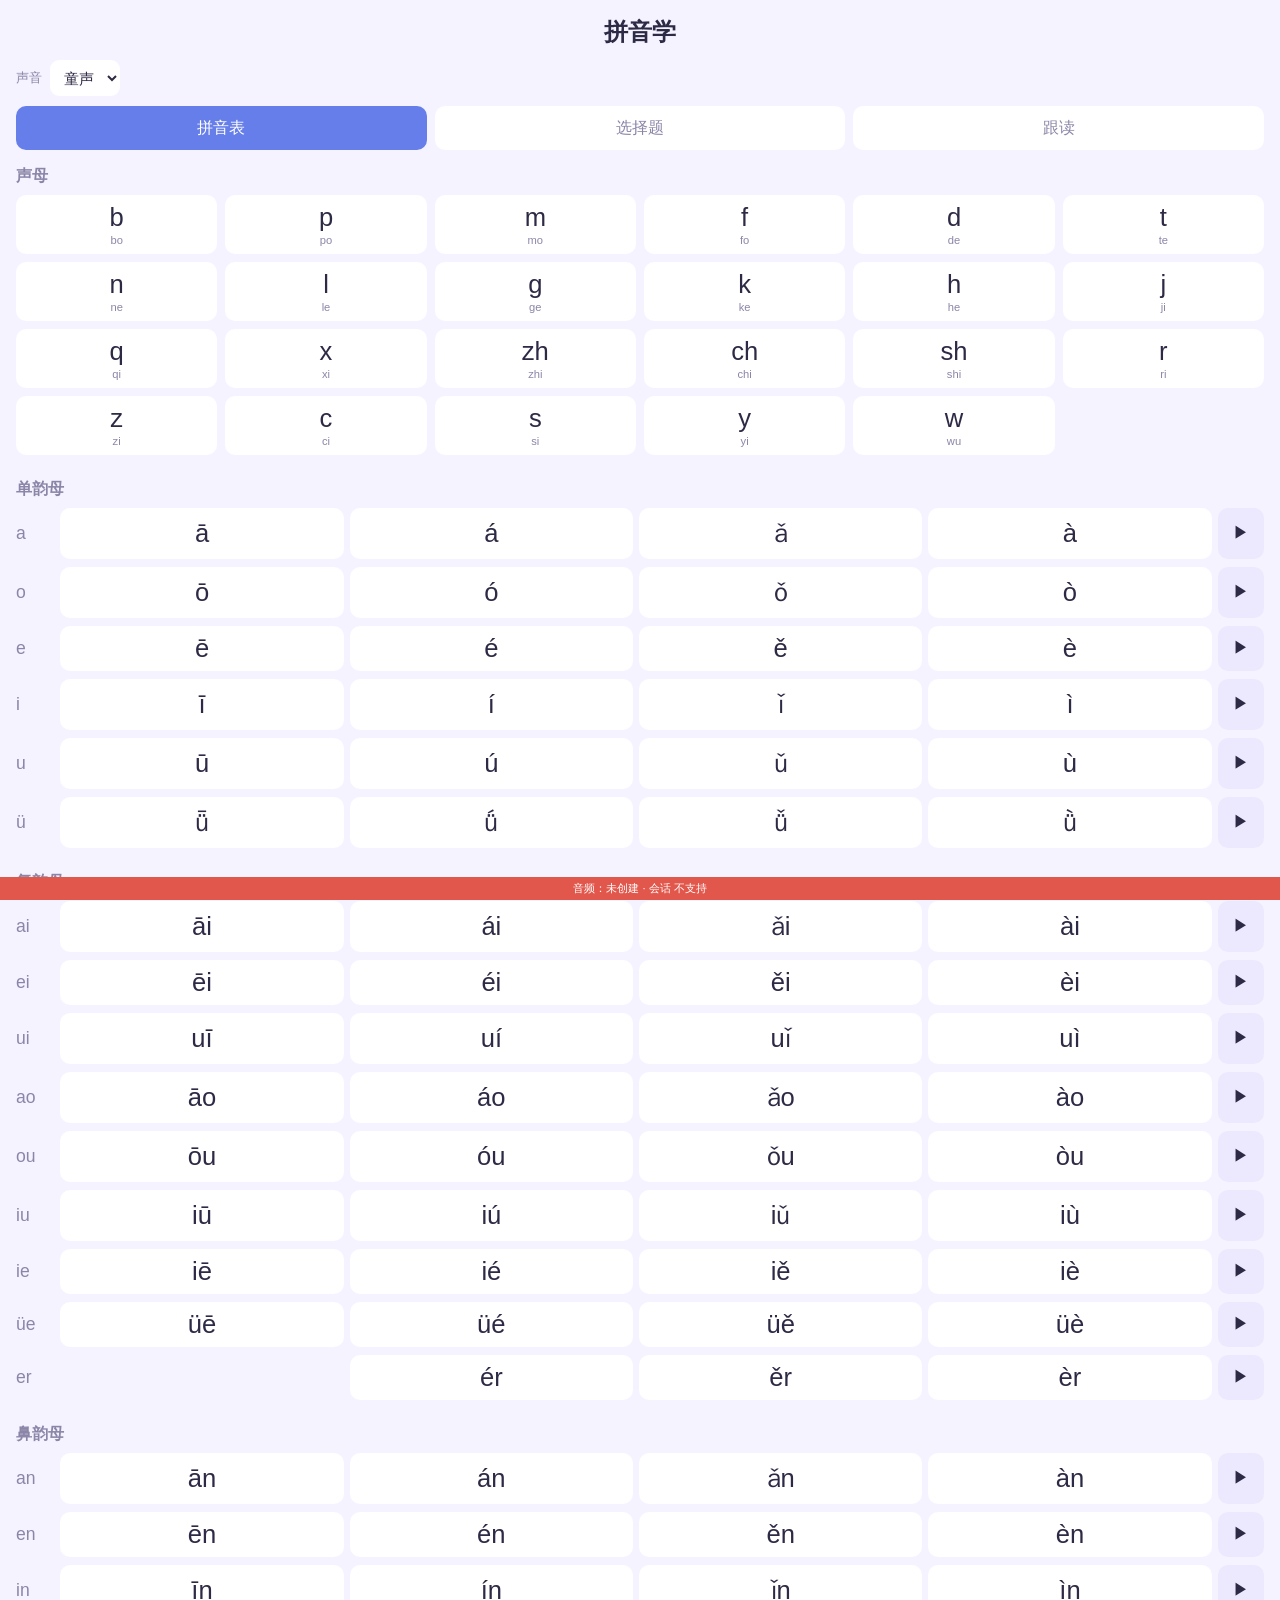
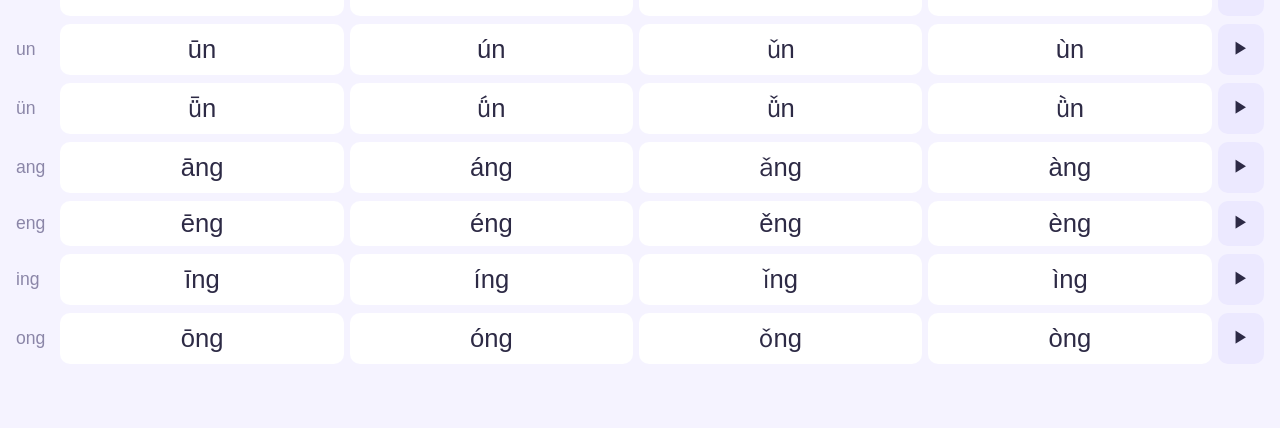
<file: pinyin/index.html>
<!DOCTYPE html>
<html lang="zh-CN">
<head>
<meta charset="UTF-8">
<meta name="viewport" content="width=device-width, initial-scale=1.0, maximum-scale=1.0, user-scalable=no">
<title>拼音学 - SaiSai.me</title>
<link rel="stylesheet" href="styles.css">
</head>
<body>
<header>
  <h1 id="title">拼音学</h1>
  <div id="voicebar">
    <label for="voice">声音</label>
    <select id="voice"></select>
  </div>
  <nav id="tabs">
    <button class="tab" data-view="chart" aria-selected="true">拼音表</button>
    <button class="tab" data-view="quiz" aria-selected="false">选择题</button>
    <button class="tab" data-view="shadow" aria-selected="false">跟读</button>
  </nav>
</header>
<main id="view"></main>
<div id="status" hidden></div>
<div id="audiodiag" hidden></div>
<script type="module" src="main.js"></script>
</body>
</html>
</file>
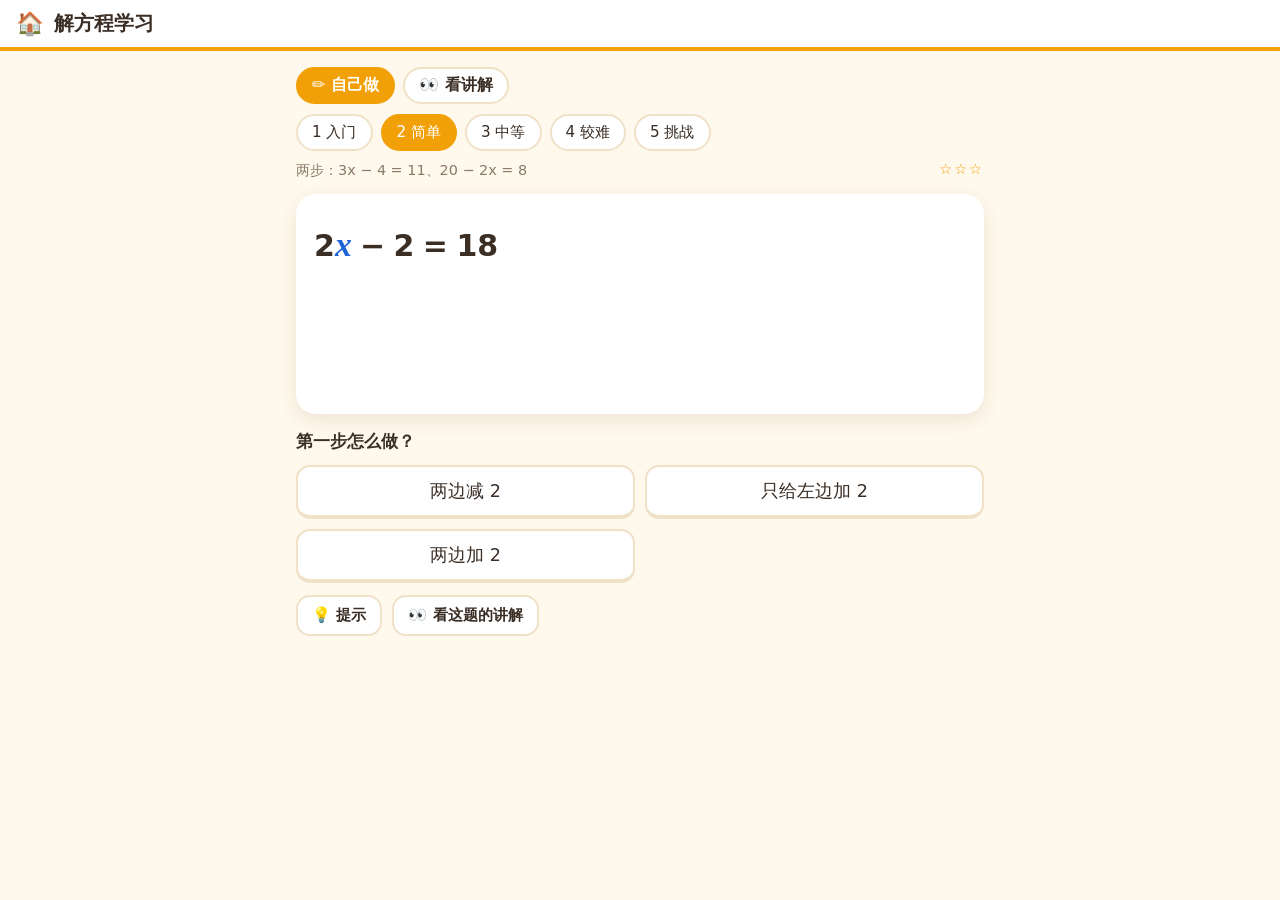
<file: solve-equation/index.html>
<!DOCTYPE html>
<html lang="zh-CN">
<head>
    <meta charset="UTF-8">
    <meta name="viewport" content="width=device-width, initial-scale=1.0">
    <title>解方程学习</title>
    <link rel="stylesheet" href="styles.css">
    <script type="module" src="app.js"></script>
</head>
<body>
    <header class="topbar">
        <a class="home" href="../index.html" aria-label="回到首页">🏠</a>
        <h1>解方程学习</h1>
    </header>

    <main class="page">
        <section class="settings">
            <div class="modes" role="group" aria-label="模式">
                <button class="mode" data-mode="practice" aria-pressed="true">✏️ 自己做</button>
                <button class="mode" data-mode="explain" aria-pressed="false">👀 看讲解</button>
            </div>
            <div class="levels" id="levels" role="group" aria-label="难度"></div>
            <p class="level-info"><span id="levelDesc"></span><span id="stars" class="stars"></span></p>
        </section>

        <section class="board" id="board" aria-live="polite"></section>

        <section class="actions" id="actions"></section>
    </main>

    <div class="toast" id="toast" role="status" hidden></div>
</body>
</html>
</file>
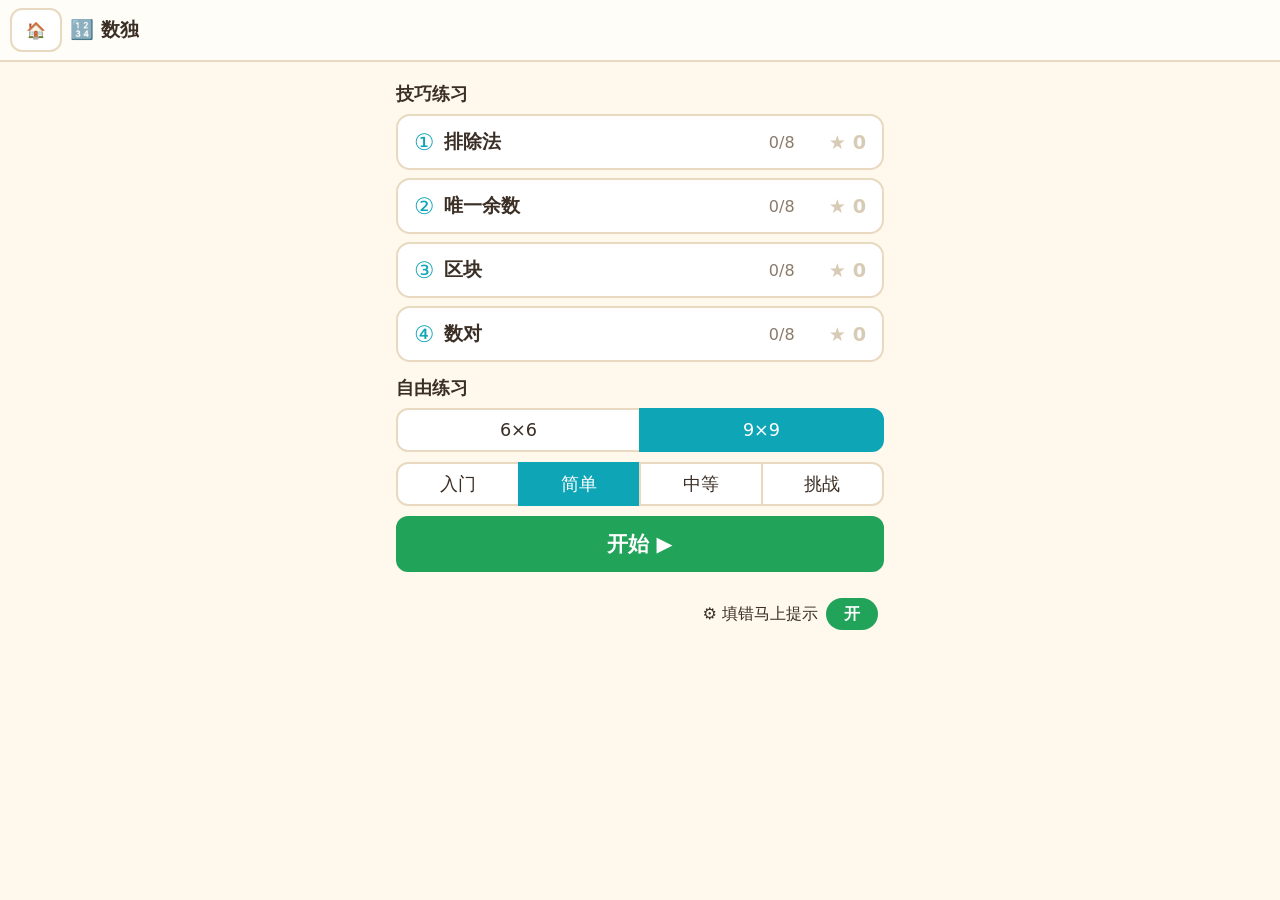
<file: sudoku/index.html>
<!DOCTYPE html>
<html lang="zh-CN">
<head>
  <meta charset="UTF-8">
  <meta name="viewport" content="width=device-width, initial-scale=1.0, maximum-scale=1.0, user-scalable=no">
  <meta name="apple-mobile-web-app-capable" content="yes">
  <title>数独 - SaiSai.me</title>
  <link rel="stylesheet" href="styles.css">
  <script type="module" src="app.js"></script>
</head>
<body>
  <header class="topbar">
    <a class="home btn" href="../index.html" aria-label="回到首页">🏠</a>
    <button class="btn" id="backBtn" aria-label="返回" hidden>◀</button>
    <h1 id="title">🔢 数独</h1>
    <span class="spacer"></span>
    <span id="hearts" aria-label="红心" hidden></span>
  </header>
  <main id="screen"></main>
  <div id="overlay" hidden></div>
</body>
</html>
</file>
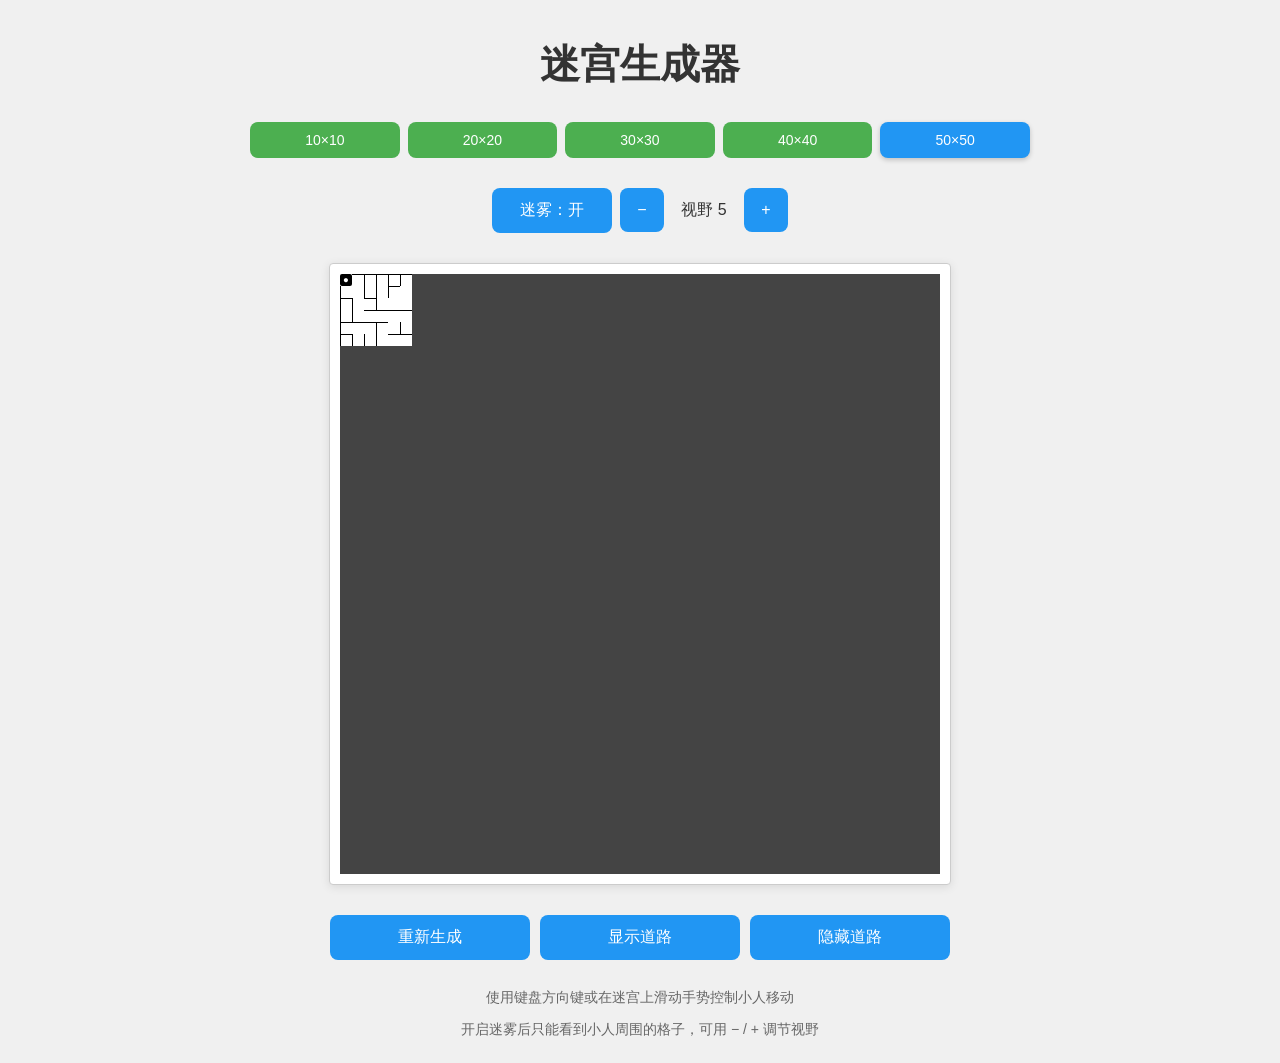
<file: maze-gen/maze.html>
<!DOCTYPE html>
<html lang="zh-CN">
<head>
    <meta charset="UTF-8">
    <meta name="viewport" content="width=device-width, initial-scale=1.0, maximum-scale=1.0, user-scalable=no">
    <title>迷宫生成器</title>
    <style>
        body {
            margin: 0;
            padding: 10px;
            font-family: Arial, sans-serif;
            background-color: #f0f0f0;
            display: flex;
            flex-direction: column;
            align-items: center;
            min-height: 100vh;
            box-sizing: border-box;
        }
        
        .container {
            width: 100%;
            max-width: 800px;
            display: flex;
            flex-direction: column;
            align-items: center;
            padding: 0 10px;
            box-sizing: border-box;
        }
        
        h1 {
            color: #333;
            margin-bottom: 15px;
            font-size: clamp(1.5rem, 4vw, 2.5rem);
            text-align: center;
        }
        
        .size-controls {
            margin: 15px 0;
            display: flex;
            gap: 8px;
            justify-content: center;
            flex-wrap: wrap;
            width: 100%;
        }
        
        .size-btn {
            padding: 10px 16px;
            font-size: clamp(12px, 3vw, 14px);
            background-color: #4CAF50;
            color: white;
            border: none;
            border-radius: 8px;
            cursor: pointer;
            transition: all 0.3s;
            min-width: 60px;
            touch-action: manipulation;
            -webkit-tap-highlight-color: transparent;
        }
        
        .size-btn:hover {
            background-color: #45a049;
            transform: translateY(-1px);
        }
        
        .size-btn.active {
            background-color: #2196F3;
            box-shadow: 0 2px 5px rgba(0,0,0,0.2);
        }
        
        #maze {
            padding: 10px;
            display: grid;
            gap: 0;
            border: 1px solid #ccc;
            background-color: #fff;
            margin: 15px 0;
            box-shadow: 0 2px 10px rgba(0,0,0,0.1);
            border-radius: 4px;
            overflow: hidden;
            max-width: 95vw;
            max-height: 70vh;
            touch-action: none;
            user-select: none;
            -webkit-user-select: none;
            position: relative;
        }
        
        .swipe-indicator {
            position: absolute;
            top: 50%;
            left: 50%;
            transform: translate(-50%, -50%);
            color: #2196F3;
            font-size: 24px;
            pointer-events: none;
            z-index: 20;
            opacity: 0;
            transition: opacity 0.2s;
        }
        
        .cell {
            width: 8px;
            height: 8px;
            box-sizing: border-box;
            margin: 0;
            padding: 0;
        }
        
        .wall {
            background-color: #fff;
        }
        
        .path {
            background-color: #fff;
        }
        
        .solution {
            background-color: #ff0000 !important;
            opacity: 0.8;
        }

        /* 迷雾：视野外的格子 */
        .fog {
            background-color: #444 !important;
        }

        .cell.fog > * {
            visibility: hidden;
        }

        .cell.fog.solution {
            background-color: #ff0000 !important;
        }
        
        .entrance {
            background-color: #4CAF50;
        }
        
        .exit {
            background-color: #f44336;
        }
        
        .player {
            background-color: #000 !important;
            border-radius: 2px;
            position: relative;
            z-index: 10;
        }
        
        .player::after {
            content: '●';
            position: absolute;
            top: 50%;
            left: 50%;
            transform: translate(-50%, -50%);
            color: white;
            font-size: 60%;
            line-height: 1;
        }
        
        .fog-controls {
            margin: 15px 0;
            display: flex;
            flex-wrap: wrap;
            justify-content: center;
            align-items: center;
            gap: 8px;
            width: 100%;
        }

        .fog-toggle {
            flex: 0 1 auto;
        }

        .fog-step {
            flex: 0 0 44px;
            width: 44px;
            min-width: 44px;
            height: 44px;
            padding: 0;
        }

        .fog-step:disabled {
            background-color: #9e9e9e;
            cursor: not-allowed;
        }

        .fog-radius {
            min-width: 4em;
            text-align: center;
            color: #333;
        }

        .action-buttons {
            display: flex;
            gap: 10px;
            flex-wrap: wrap;
            justify-content: center;
            margin-top: 15px;
            width: 100%;
        }
        
        button {
            margin: 0;
            padding: 12px 20px;
            font-size: clamp(14px, 3.5vw, 16px);
            background-color: #2196F3;
            color: white;
            border: none;
            border-radius: 8px;
            cursor: pointer;
            touch-action: manipulation;
            -webkit-tap-highlight-color: transparent;
            min-width: 120px;
            flex: 1;
            max-width: 200px;
        }
        
        button:hover {
            background-color: #1976D2;
        }
        
        button:active {
            transform: scale(0.98);
        }
        
        /* 移动端适配 */
        @media (max-width: 768px) {
            body {
                padding: 5px;
            }
            
            .container {
                padding: 0 5px;
            }
            
            h1 {
                margin-bottom: 10px;
            }
            
            .size-controls,
            .fog-controls {
                margin: 10px 0;
                gap: 6px;
            }
            
            .size-btn {
                padding: 8px 12px;
                min-width: 50px;
                font-size: 12px;
            }
            
            #maze {
                margin: 10px 0;
                max-width: 98vw;
                max-height: 60vh;
            }
            
            .action-buttons {
                margin-top: 10px;
                gap: 8px;
            }
            
            button {
                padding: 10px 16px;
                min-width: 100px;
                font-size: 14px;
            }
        }
        
        @media (max-width: 480px) {
            .size-btn {
                padding: 6px 10px;
                min-width: 45px;
                font-size: 11px;
            }
            
            button {
                padding: 8px 12px;
                min-width: 80px;
                font-size: 13px;
            }
            
            #maze {
                max-height: 50vh;
            }
        }
        
    </style>
</head>
<body>
    <div class="container">
        <h1>迷宫生成器</h1>
        
        <div class="size-controls">
            <button class="size-btn" onclick="setMazeSize(10)" id="size-10">10×10</button>
            <button class="size-btn" onclick="setMazeSize(20)" id="size-20">20×20</button>
            <button class="size-btn" onclick="setMazeSize(30)" id="size-30">30×30</button>
            <button class="size-btn" onclick="setMazeSize(40)" id="size-40">40×40</button>
            <button class="size-btn active" onclick="setMazeSize(50)" id="size-50">50×50</button>
        </div>

        <div class="fog-controls">
            <button id="fog-toggle" class="fog-toggle" onclick="toggleFog()">迷雾：开</button>
            <button id="fog-minus" class="fog-step" onclick="changeFogRadius(-1)" aria-label="缩小视野">−</button>
            <span id="fog-radius-value" class="fog-radius">视野 5</span>
            <button id="fog-plus" class="fog-step" onclick="changeFogRadius(1)" aria-label="扩大视野">+</button>
        </div>
        
        <div id="maze">
            <div class="swipe-indicator" id="swipeIndicator"></div>
        </div>
        
        <div class="action-buttons">
            <button onclick="regenerateMaze()">重新生成</button>
            <button onclick="showPath()">显示道路</button>
            <button onclick="hidePath()">隐藏道路</button>
        </div>
        
        <div style="margin-top: 15px; text-align: center; color: #666; font-size: clamp(12px, 2.5vw, 14px);">
            <p>使用键盘方向键或在迷宫上滑动手势控制小人移动</p>
            <p>开启迷雾后只能看到小人周围的格子，可用 − / + 调节视野</p>
        </div>
    </div>

    <script>
        // Simple pseudo-random number generator with seed support
        class SeededRandom {
            constructor(seed) {
                this.seed = seed || Date.now();
                this.current = this.seed;
            }
            
            // Linear Congruential Generator (LCG)
            next() {
                this.current = (this.current * 1664525 + 1013904223) % Math.pow(2, 32);
                return this.current / Math.pow(2, 32);
            }
            
            // Generate random integer between min (inclusive) and max (exclusive)
            nextInt(min, max) {
                return Math.floor(this.next() * (max - min)) + min;
            }
            
            // Generate random boolean
            nextBool() {
                return this.next() < 0.5;
            }
            
            // Shuffle array in place using Fisher-Yates algorithm
            shuffle(array) {
                for (let i = array.length - 1; i > 0; i--) {
                    const j = this.nextInt(0, i + 1);
                    [array[i], array[j]] = [array[j], array[i]];
                }
                return array;
            }
        }
        
        // Parse URL parameters
        function getURLParameter(name) {
            const urlParams = new URLSearchParams(window.location.search);
            return urlParams.get(name);
        }
        
        // Get seed from URL or generate random one
        function getSeed() {
            const urlSeed = getURLParameter('seed');
            if (urlSeed) {
                const numericSeed = parseInt(urlSeed, 10);
                if (!isNaN(numericSeed)) {
                    return numericSeed;
                }
                // If not a number, create hash from string
                let hash = 0;
                for (let i = 0; i < urlSeed.length; i++) {
                    const char = urlSeed.charCodeAt(i);
                    hash = ((hash << 5) - hash) + char;
                    hash = hash & hash; // Convert to 32-bit integer
                }
                return Math.abs(hash);
            }
            return Date.now(); // Random seed if not provided
        }
        
        // Generate new random seed for regeneration
        function generateNewSeed() {
            return Date.now() + Math.floor(Math.random() * 1000);
        }

        class MazeGenerator {
            constructor(width, height, seed) {
                this.width = width;
                this.height = height;
                this.maze = [];
                this.connections = []; // Store connection info for each cell
                this.originalMainPath = []; // Store the original main path
                this.random = new SeededRandom(seed);
                this.seed = seed || this.random.seed;
            }

            generate() {
                // Initialize maze with all walls (1 = wall, 0 = path)
                this.maze = Array(this.height).fill().map(() => Array(this.width).fill(1));
                
                // Set entrance and exit as paths
                this.maze[0][0] = 0; // Entrance
                this.maze[this.height - 1][this.width - 1] = 0; // Exit
                
                // Set entrance adjacent cells as paths
                if (this.width > 1) this.maze[0][1] = 0; // Right of entrance
                if (this.height > 1) this.maze[1][0] = 0; // Below entrance
                
                // Set exit adjacent cells as paths  
                if (this.width > 1) this.maze[this.height - 1][this.width - 2] = 0; // Left of exit
                if (this.height > 1) this.maze[this.height - 2][this.width - 1] = 0; // Above exit
                
                // Initialize connections array - each cell has connections in 4 directions
                // connections[row][col] = {up: false, down: false, left: false, right: false}
                this.connections = Array(this.height).fill().map(() => 
                    Array(this.width).fill().map(() => ({up: false, down: false, left: false, right: false}))
                );
                
                // Step 1: Create entrance and exit - they are walls with openings to outside
                // Entrance at top-left corner - opening on top and left edges
                this.connections[0][0].up = true; // Opening to outside (top edge)
                this.connections[0][0].left = true; // Opening to outside (left edge)
                
                // Exit at bottom-right corner - opening on bottom and right edges  
                this.connections[this.height - 1][this.width - 1].down = true; // Opening to outside (bottom edge)
                this.connections[this.height - 1][this.width - 1].right = true; // Opening to outside (right edge)
                
                // Step 2: Generate a random path from entrance to exit
                this.createRandomMainPath();
                
                // Step 3: For non-path cells, randomly open 1-2 directions
                this.randomlyOpenWallConnections();
                
                // Step 4: Eliminate redundant paths, keeping only the main path
                // TEMPORARILY DISABLED FOR DEBUGGING
                // this.eliminateRedundantPaths();
                
                return {maze: this.maze, connections: this.connections};
            }
            
            createRandomMainPath() {
                // Generate path data and create connections immediately
                const pathSteps = this.generatePathSteps();
                this.createConnections(pathSteps);
            }
            
            generatePathSteps() {
                // Start from a cell adjacent to entrance to a cell adjacent to exit
                let currentRow = 1;
                let currentCol = 1;
                const targetRow = this.height - 2;
                const targetCol = this.width - 2;
                
                // Track visited cells to prevent going back
                const visited = Array(this.height).fill().map(() => Array(this.width).fill(false));
                const pathSteps = [];
                
                // Clear starting point
                visited[currentRow][currentCol] = true;
                pathSteps.push([currentRow, currentCol]);
                
                // Pure random walk to exit without revisiting cells
                while (currentRow !== targetRow || currentCol !== targetCol) {
                    // Get all possible valid directions (within bounds and not visited)
                    const validDirections = [];
                    const allDirections = [[-1, 0], [1, 0], [0, -1], [0, 1]]; // up, down, left, right
                    
                    for (const [dr, dc] of allDirections) {
                        const newRow = currentRow + dr;
                        const newCol = currentCol + dc;
                        
                        // Check if within bounds and not previously visited
                        if (newRow > 0 && newRow < this.height - 1 && 
                            newCol > 0 && newCol < this.width - 1 && 
                            !visited[newRow][newCol]) {
                            validDirections.push([dr, dc]);
                        }
                    }
                    
                    // If we have valid directions, choose randomly
                    if (validDirections.length > 0) {
                        const [dr, dc] = validDirections[this.random.nextInt(0, validDirections.length)];
                        currentRow += dr;
                        currentCol += dc;
                        visited[currentRow][currentCol] = true;
                        pathSteps.push([currentRow, currentCol]);
                    } else {
                        // If no valid unvisited directions, we're stuck
                        // This could happen with pure random walk - need backtracking or restart
                        console.log("Stuck at", currentRow, currentCol, "- restarting path generation");
                        
                        // Restart the path generation
                        currentRow = 1;
                        currentCol = 1;
                        visited.forEach(row => row.fill(false));
                        pathSteps.length = 0; // Clear path steps
                        
                        visited[currentRow][currentCol] = true;
                        pathSteps.push([currentRow, currentCol]);
                    }
                }
                
                return pathSteps;
            }
            
            createConnections(pathSteps) {
                // Store the original main path including entrance and exit
                this.originalMainPath = [[0, 0], ...pathSteps, [this.height - 1, this.width - 1]];
                
                // Set all path cells to be paths in the maze
                for (const [row, col] of pathSteps) {
                    this.maze[row][col] = 0;
                }
                
                // Create connections between adjacent cells in the path
                for (let stepIndex = 0; stepIndex < pathSteps.length; stepIndex++) {
                    const [row, col] = pathSteps[stepIndex];
                    
                    // Set up connections for this step
                    if (stepIndex > 0) {
                        const [prevRow, prevCol] = pathSteps[stepIndex - 1];
                        
                        // Connect current cell to previous cell
                        if (prevRow === row - 1) { // Previous is above
                            this.connections[row][col].up = true;
                            this.connections[prevRow][prevCol].down = true;
                        } else if (prevRow === row + 1) { // Previous is below
                            this.connections[row][col].down = true;
                            this.connections[prevRow][prevCol].up = true;
                        } else if (prevCol === col - 1) { // Previous is left
                            this.connections[row][col].left = true;
                            this.connections[prevRow][prevCol].right = true;
                        } else if (prevCol === col + 1) { // Previous is right
                            this.connections[row][col].right = true;
                            this.connections[prevRow][prevCol].left = true;
                        }
                    }
                    
                    // Connect to entrance - if this is (1,1), connect to entrance at (0,0)
                    if (row === 1 && col === 1) {
                        // Direct connection from entrance (0,0) to (1,1)
                        // Method 1: Connect via (0,1)
                        this.connections[row][col].up = true; // (1,1) -> (0,1)
                        this.connections[0][1].down = true; // (0,1) -> (1,1)
                        this.connections[0][1].left = true; // (0,1) -> (0,0)
                        this.connections[0][0].right = true; // (0,0) -> (0,1)
                        
                        // Method 2: Connect via (1,0)
                        this.connections[row][col].left = true; // (1,1) -> (1,0)
                        this.connections[1][0].right = true; // (1,0) -> (1,1)
                        this.connections[1][0].up = true; // (1,0) -> (0,0)
                        this.connections[0][0].down = true; // (0,0) -> (1,0)
                    }
                    
                    // Connect to exit - if this is (height-2, width-2), connect to exit at (height-1, width-1)
                    if (row === this.height - 2 && col === this.width - 2) {
                        // Direct connection from (height-2, width-2) to exit (height-1, width-1)
                        // Method 1: Connect via (height-1, width-2)
                        this.connections[row][col].down = true; // (h-2,w-2) -> (h-1,w-2)
                        this.connections[this.height - 1][col].up = true; // (h-1,w-2) -> (h-2,w-2)
                        this.connections[this.height - 1][col].right = true; // (h-1,w-2) -> (h-1,w-1)
                        this.connections[this.height - 1][this.width - 1].left = true; // (h-1,w-1) -> (h-1,w-2)
                        
                        // Method 2: Connect via (height-2, width-1)
                        this.connections[row][col].right = true; // (h-2,w-2) -> (h-2,w-1)
                        this.connections[row][this.width - 1].left = true; // (h-2,w-1) -> (h-2,w-2)
                        this.connections[row][this.width - 1].down = true; // (h-2,w-1) -> (h-1,w-1)
                        this.connections[this.height - 1][this.width - 1].up = true; // (h-1,w-1) -> (h-2,w-1)
                    }
                }
                
                console.log("Path generation complete! Total steps:", pathSteps.length);
            }
            
            randomlyOpenWallConnections() {
                // For each internal cell that is a wall, randomly open 1-2 directions
                for (let row = 1; row < this.height - 1; row++) {
                    for (let col = 1; col < this.width - 1; col++) {
                        // Skip cells that are already part of main path
                        if (this.maze[row][col] === 0) {
                            continue;
                        }
                        
                        // This is a wall cell, randomly open 1 or 2 directions
                        const directions = ['up', 'down', 'left', 'right'];
                        
                        // Randomly choose to open 1 or 2 directions (70% chance for 1, 30% chance for 2)
                        const numDirections = this.random.next() < 0.7 ? 1 : 2;
                        
                        // Shuffle directions and pick the first numDirections
                        const shuffledDirections = this.random.shuffle([...directions]);
                        const selectedDirections = shuffledDirections.slice(0, numDirections);
                        
                        // Open the selected directions
                        for (const direction of selectedDirections) {
                            this.connections[row][col][direction] = true;
                            
                            // Also open the corresponding direction in the adjacent cell if it exists
                            let adjRow = row;
                            let adjCol = col;
                            let adjDirection = '';
                            
                            if (direction === 'up') {
                                adjRow = row - 1;
                                adjDirection = 'down';
                            } else if (direction === 'down') {
                                adjRow = row + 1;
                                adjDirection = 'up';
                            } else if (direction === 'left') {
                                adjCol = col - 1;
                                adjDirection = 'right';
                            } else if (direction === 'right') {
                                adjCol = col + 1;
                                adjDirection = 'left';
                            }
                            
                            // Check bounds and open adjacent cell's corresponding direction
                            if (adjRow >= 0 && adjRow < this.height && 
                                adjCol >= 0 && adjCol < this.width) {
                                this.connections[adjRow][adjCol][adjDirection] = true;
                            }
                        }
                    }
                }
            }
            
            randomlyOpenDirections() {
                // For each internal cell, randomly decide whether to make it a path
                for (let row = 1; row < this.height - 1; row++) {
                    for (let col = 1; col < this.width - 1; col++) {
                        // Skip cells that are already part of main path
                        if (this.maze[row][col] === 0) {
                            continue;
                        }
                        
                        // Random chance to make this cell a path (40% chance)
                        if (this.random.next() < 0.4) {
                            this.maze[row][col] = 0;
                        }
                    }
                }
            }
            
            // Find all paths from entrance to exit and seal redundant ones
            eliminateRedundantPaths() {
                // Use a much simpler approach: check if multiple paths exist and block strategically
                const mainPath = this.findMainPath();
                if (!mainPath || mainPath.length === 0) {
                    console.log("No main path found");
                    return;
                }
                
                console.log("Main path found with length:", mainPath.length);
                const mainPathCells = new Set(mainPath.map(([r, c]) => `${r},${c}`));
                
                // Simple strategy: block cells that create shortcuts around the main path
                let blockedCells = this.blockShortcutCells(mainPathCells);
                
                console.log(`Simple blocking completed - blocked ${blockedCells} cells`);
            }
            
            // Find the main path from entrance to exit using BFS (shortest path)
            findMainPath() {
                const height = this.height;
                const width = this.width;
                const start = [0, 0]; // Entrance
                const end = [height - 1, width - 1]; // Exit
                
                // BFS to find shortest path
                const queue = [start];
                const visited = Array(height).fill().map(() => Array(width).fill(false));
                const parent = Array(height).fill().map(() => Array(width).fill(null));
                
                visited[start[0]][start[1]] = true;
                const directions = [
                    [-1, 0, 'up', 'down'],
                    [1, 0, 'down', 'up'],
                    [0, -1, 'left', 'right'],
                    [0, 1, 'right', 'left']
                ];
                
                while (queue.length > 0) {
                    const [currentRow, currentCol] = queue.shift();
                    
                    if (currentRow === end[0] && currentCol === end[1]) {
                        break;
                    }
                    
                    for (const [dr, dc, fromDir, toDir] of directions) {
                        const newRow = currentRow + dr;
                        const newCol = currentCol + dc;
                        
                        // Check bounds
                        if (newRow < 0 || newRow >= height || newCol < 0 || newCol >= width) {
                            continue;
                        }
                        
                        // Check if already visited
                        if (visited[newRow][newCol]) {
                            continue;
                        }
                        
                        // Check if connected
                        if (this.connections[currentRow][currentCol][fromDir] && 
                            this.connections[newRow][newCol][toDir]) {
                            
                            visited[newRow][newCol] = true;
                            parent[newRow][newCol] = [currentRow, currentCol];
                            queue.push([newRow, newCol]);
                        }
                    }
                }
                
                // Reconstruct path
                const path = [];
                let current = end;
                
                while (current) {
                    path.unshift(current);
                    if (current[0] === start[0] && current[1] === start[1]) {
                        break;
                    }
                    current = parent[current[0]][current[1]];
                }
                
                return path.length > 1 ? path : [];
            }
            
            // Seal alternative paths by removing connections that create shortcuts
            sealAlternativePaths(mainPathCells) {
                let sealedCount = 0;
                
                // Iterate through all cells and find those that create alternative connections
                for (let row = 0; row < this.height; row++) {
                    for (let col = 0; col < this.width; col++) {
                        // Skip cells that are part of main path
                        if (mainPathCells.has(`${row},${col}`)) {
                            continue;
                        }
                        
                        // Check if this cell has connections that bypass the main path
                        if (this.hasAlternativeConnections(row, col, mainPathCells)) {
                            if (this.canSealCell(row, col, mainPathCells)) {
                                this.sealCell(row, col);
                                sealedCount++;
                            }
                        }
                    }
                }
                
                return sealedCount;
            }
            
            // Simple and efficient method to block shortcut cells
            blockShortcutCells(mainPathCells) {
                let blockedCount = 0;
                
                // Check each cell to see if it creates shortcuts
                for (let row = 1; row < this.height - 1; row++) {
                    for (let col = 1; col < this.width - 1; col++) {
                        // Skip main path cells
                        if (mainPathCells.has(`${row},${col}`)) {
                            continue;
                        }
                        
                        // Check if this cell is connected to main path from multiple sides
                        if (this.isShortcutCell(row, col, mainPathCells)) {
                            this.sealCell(row, col);
                            blockedCount++;
                            console.log(`Blocked shortcut cell at (${row}, ${col})`);
                            
                            // Limit the number of cells we block to avoid over-blocking
                            if (blockedCount >= 20) {
                                break;
                            }
                        }
                    }
                    if (blockedCount >= 20) {
                        break;
                    }
                }
                
                return blockedCount;
            }
            
            // Check if a cell creates shortcuts by connecting to main path from multiple directions
            isShortcutCell(row, col, mainPathCells) {
                // Don't seal cells that are too close to entrance or exit
                if ((row <= 2 && col <= 2) || 
                    (row >= this.height - 3 && col >= this.width - 3)) {
                    return false;
                }
                
                const directions = [
                    [-1, 0, 'up'],
                    [1, 0, 'down'],
                    [0, -1, 'left'],
                    [0, 1, 'right']
                ];
                
                let mainPathConnections = 0;
                let connectedMainPathCells = [];
                
                for (const [dr, dc, dir] of directions) {
                    const adjRow = row + dr;
                    const adjCol = col + dc;
                    
                    // Check bounds
                    if (adjRow < 0 || adjRow >= this.height || adjCol < 0 || adjCol >= this.width) {
                        continue;
                    }
                    
                    // Check if connected to this adjacent cell and if adjacent cell is on main path
                    if (this.connections[row][col][dir] && mainPathCells.has(`${adjRow},${adjCol}`)) {
                        mainPathConnections++;
                        connectedMainPathCells.push([adjRow, adjCol]);
                    }
                }
                
                // If connected to main path from 2+ directions, check if they are far apart
                if (mainPathConnections >= 2) {
                    // Make sure the connected main path cells are not adjacent to each other
                    // (to avoid breaking critical path segments)
                    for (let i = 0; i < connectedMainPathCells.length; i++) {
                        for (let j = i + 1; j < connectedMainPathCells.length; j++) {
                            const [r1, c1] = connectedMainPathCells[i];
                            const [r2, c2] = connectedMainPathCells[j];
                            const distance = Math.abs(r1 - r2) + Math.abs(c1 - c2);
                            
                            // If connected main path cells are far apart, it's likely a shortcut
                            if (distance > 2) {
                                return true;
                            }
                        }
                    }
                }
                
                return false;
            }
            
            // Check if a cell can be safely sealed without breaking main path connectivity
            canSealCell(row, col, mainPathCells) {
                // Don't seal cells that are part of the main path
                if (mainPathCells.has(`${row},${col}`)) {
                    return false;
                }
                
                // Don't seal entrance or exit
                if ((row === 0 && col === 0) || (row === this.height - 1 && col === this.width - 1)) {
                    return false;
                }
                
                // Check if sealing this cell would isolate any important areas
                // For simplicity, we'll seal cells that are not critical junctions
                const connectionCount = Object.values(this.connections[row][col]).filter(Boolean).length;
                
                // If the cell has only 1 or 2 connections, it's likely safe to seal
                // Cells with 3+ connections are junctions and should be preserved
                return connectionCount <= 2;
            }
            
            // Seal a cell by removing all its connections
            sealCell(row, col) {
                // Remove all connections from this cell
                const directions = [
                    [-1, 0, 'up', 'down'],
                    [1, 0, 'down', 'up'],
                    [0, -1, 'left', 'right'],
                    [0, 1, 'right', 'left']
                ];
                
                for (const [dr, dc, fromDir, toDir] of directions) {
                    const adjRow = row + dr;
                    const adjCol = col + dc;
                    
                    // Remove connection from current cell
                    this.connections[row][col][fromDir] = false;
                    
                    // Remove corresponding connection from adjacent cell if it exists
                    if (adjRow >= 0 && adjRow < this.height && adjCol >= 0 && adjCol < this.width) {
                        this.connections[adjRow][adjCol][toDir] = false;
                    }
                }
                
                console.log(`Sealed cell at (${row}, ${col})`);
            }
        }

        function renderMaze(data) {
            const maze = data.maze || data;
            const connections = data.connections;
            
            const mazeElement = document.getElementById('maze');
            // 保留滑动指示器，只清空迷宫内容
            const swipeIndicator = document.getElementById('swipeIndicator');
            mazeElement.innerHTML = '';
            if (swipeIndicator) {
                mazeElement.appendChild(swipeIndicator);
            } else {
                // 如果指示器不存在，创建一个
                const newIndicator = document.createElement('div');
                newIndicator.className = 'swipe-indicator';
                newIndicator.id = 'swipeIndicator';
                mazeElement.appendChild(newIndicator);
            }
            
            const height = maze.length;
            const width = maze[0].length;
            
            for (let i = 0; i < height; i++) {
                for (let j = 0; j < width; j++) {
                    const cell = document.createElement('div');
                    cell.className = 'cell';
                    cell.style.position = 'relative';
                    
                    // All cells are either walls or paths, no special entrance/exit colors
                    if (maze[i][j] === 1) {
                        cell.classList.add('wall');
                    } else {
                        cell.classList.add('path');
                    }
                    
                    // Add connection walls for all cells (both path and wall) if we have connection data
                    if (connections && connections[i] && connections[i][j]) {
                        const conn = connections[i][j];
                        
                        // Helper function to check if a cell is completely sealed (no connections in any direction)
                        function isCellSealed(row, col) {
                            if (connections[row] && connections[row][col]) {
                                const cellConn = connections[row][col];
                                return !cellConn.up && !cellConn.down && !cellConn.left && !cellConn.right;
                            }
                            return true; // If no connection data, assume sealed
                        }
                        
                        // Add walls for blocked directions, but skip outer boundary walls at entrance and exit
                        // Also skip walls between two completely sealed cells
                        // To avoid double-rendering, only render walls on specific edges:
                        // - Top walls: only render on the upper cell (smaller row index)
                        // - Left walls: only render on the left cell (smaller column index)
                        
                        // Helper function to check if we should render a wall between two cells
                        function shouldRenderWall(currentRow, currentCol, adjRow, adjCol) {
                            // Skip if both cells are completely sealed
                            if (isCellSealed(currentRow, currentCol) && isCellSealed(adjRow, adjCol)) {
                                return false;
                            }
                            
                            // Skip entrance/exit boundary openings
                            if ((currentRow === 0 && currentCol === 0) || (adjRow === 0 && adjCol === 0)) {
                                return false; // Skip entrance boundaries
                            }
                            if ((currentRow === height - 1 && currentCol === width - 1) || (adjRow === height - 1 && adjCol === width - 1)) {
                                return false; // Skip exit boundaries
                            }
                            
                            // Check if there's a wall between the cells
                            if (connections[currentRow] && connections[currentRow][currentCol] &&
                                connections[adjRow] && connections[adjRow][adjCol]) {
                                const currentConn = connections[currentRow][currentCol];
                                const adjConn = connections[adjRow][adjCol];
                                
                                // Determine direction and check connections
                                if (adjRow === currentRow - 1) { // Adjacent cell is above
                                    return !currentConn.up || !adjConn.down;
                                } else if (adjCol === currentCol - 1) { // Adjacent cell is to the left
                                    return !currentConn.left || !adjConn.right;
                                }
                            }
                            return true;
                        }
                        
                        // Only render top walls (horizontal lines between vertically adjacent cells)
                        if (i > 0) { // Not the top row
                            if (shouldRenderWall(i, j, i - 1, j)) {
                                const wallTop = document.createElement('div');
                                wallTop.style.position = 'absolute';
                                wallTop.style.top = '0';
                                wallTop.style.left = '0';
                                wallTop.style.width = '100%';
                                wallTop.style.height = '1px';
                                wallTop.style.backgroundColor = '#000';
                                cell.appendChild(wallTop);
                            }
                        }
                        
                        // Only render left walls (vertical lines between horizontally adjacent cells)
                        if (j > 0) { // Not the leftmost column
                            if (shouldRenderWall(i, j, i, j - 1)) {
                                const wallLeft = document.createElement('div');
                                wallLeft.style.position = 'absolute';
                                wallLeft.style.top = '0';
                                wallLeft.style.left = '0';
                                wallLeft.style.width = '1px';
                                wallLeft.style.height = '100%';
                                wallLeft.style.backgroundColor = '#000';
                                cell.appendChild(wallLeft);
                            }
                        }
                        
                        // Add outer boundaries (edges of the maze)
                        // Top boundary
                        if (i === 0 && !(i === 0 && j === 0)) { // Top edge, but not entrance
                            const wallTop = document.createElement('div');
                            wallTop.style.position = 'absolute';
                            wallTop.style.top = '0';
                            wallTop.style.left = '0';
                            wallTop.style.width = '100%';
                            wallTop.style.height = '1px';
                            wallTop.style.backgroundColor = '#000';
                            cell.appendChild(wallTop);
                        }
                        
                        // Bottom boundary
                        if (i === height - 1 && !(i === height - 1 && j === width - 1)) { // Bottom edge, but not exit
                            const wallBottom = document.createElement('div');
                            wallBottom.style.position = 'absolute';
                            wallBottom.style.bottom = '0';
                            wallBottom.style.left = '0';
                            wallBottom.style.width = '100%';
                            wallBottom.style.height = '1px';
                            wallBottom.style.backgroundColor = '#000';
                            cell.appendChild(wallBottom);
                        }
                        
                        // Left boundary
                        if (j === 0 && !(i === 0 && j === 0)) { // Left edge, but not entrance
                            const wallLeft = document.createElement('div');
                            wallLeft.style.position = 'absolute';
                            wallLeft.style.top = '0';
                            wallLeft.style.left = '0';
                            wallLeft.style.width = '1px';
                            wallLeft.style.height = '100%';
                            wallLeft.style.backgroundColor = '#000';
                            cell.appendChild(wallLeft);
                        }
                        
                        // Right boundary
                        if (j === width - 1 && !(i === height - 1 && j === width - 1)) { // Right edge, but not exit
                            const wallRight = document.createElement('div');
                            wallRight.style.position = 'absolute';
                            wallRight.style.top = '0';
                            wallRight.style.right = '0';
                            wallRight.style.width = '1px';
                            wallRight.style.height = '100%';
                            wallRight.style.backgroundColor = '#000';
                            cell.appendChild(wallRight);
                        }
                    }
                    
                    mazeElement.appendChild(cell);
                }
            }
        }

        let currentMaze = null;
        let currentConnections = null;
        let solutionPath = [];
        let currentSize = 50;
        let playerPosition = { row: 0, col: 0 }; // 小人当前位置

        // ==== fog BEGIN ====
        const FOG_MIN = 1;
        const FOG_MAX = 25;
        const FOG_DEFAULT_RADIUS = 5;
        const FOG_ENABLED_KEY = 'maze-fog-enabled';
        const FOG_RADIUS_KEY = 'maze-fog-radius';
        let fogEnabled = true;
        let fogRadius = 5;
        let displayPosition = { row: 0, col: 0 }; // 小人当前显示位置（动画中逐格变化）

        // Chebyshev 距离 <= radius 即在视野内
        function isInFogView(row, col, playerRow, playerCol, radius) {
            return Math.abs(row - playerRow) <= radius && Math.abs(col - playerCol) <= radius;
        }

        function loadFogSettings() {
            try {
                const enabledRaw = localStorage.getItem(FOG_ENABLED_KEY);
                const radiusRaw = localStorage.getItem(FOG_RADIUS_KEY);
                fogEnabled = enabledRaw !== 'false';
                const n = radiusRaw === null ? NaN : Number(radiusRaw);
                fogRadius = Number.isInteger(n) && n >= FOG_MIN && n <= FOG_MAX ? n : FOG_DEFAULT_RADIUS;
            } catch (e) {
                fogEnabled = true;
                fogRadius = FOG_DEFAULT_RADIUS;
            }
        }

        function saveFogSettings() {
            try {
                localStorage.setItem(FOG_ENABLED_KEY, String(fogEnabled));
                localStorage.setItem(FOG_RADIUS_KEY, String(fogRadius));
            } catch (e) {
                // 存储不可用时忽略
            }
        }

        // 按 displayPosition 刷新所有格子的迷雾状态
        function updateFog() {
            const cells = document.querySelectorAll('.cell');
            for (let i = 0; i < cells.length; i++) {
                const row = Math.floor(i / currentSize);
                const col = i % currentSize;
                cells[i].classList.toggle('fog',
                    fogEnabled && !isInFogView(row, col, displayPosition.row, displayPosition.col, fogRadius));
            }
        }

        function updateFogControls() {
            const toggleBtn = document.getElementById('fog-toggle');
            const minusBtn = document.getElementById('fog-minus');
            const plusBtn = document.getElementById('fog-plus');
            const valueEl = document.getElementById('fog-radius-value');
            if (toggleBtn) toggleBtn.textContent = fogEnabled ? '迷雾：开' : '迷雾：关';
            if (valueEl) valueEl.textContent = `视野 ${fogRadius}`;
            if (minusBtn) minusBtn.disabled = fogRadius <= FOG_MIN;
            if (plusBtn) plusBtn.disabled = fogRadius >= FOG_MAX;
        }

        function changeFogRadius(delta) {
            fogRadius = Math.min(FOG_MAX, Math.max(FOG_MIN, fogRadius + delta));
            saveFogSettings();
            updateFogControls();
            updateFog();
        }

        function toggleFog() {
            fogEnabled = !fogEnabled;
            saveFogSettings();
            updateFogControls();
            updateFog();
        }
        // ==== fog END ====

        function setMazeSize(size) {
            currentSize = size;
            
            // Update active button
            document.querySelectorAll('.size-btn').forEach(btn => btn.classList.remove('active'));
            document.getElementById(`size-${size}`).classList.add('active');
            
            // Update maze grid CSS
            updateMazeGridCSS(size);
            
            // Generate new maze with the selected size
            generateMaze();
        }
        
        function updateMazeGridCSS(size) {
            // 响应式格子大小计算
            const viewportWidth = window.innerWidth;
            const viewportHeight = window.innerHeight;
            const maxMazeWidth = Math.min(viewportWidth * 0.95, 800);
            const maxMazeHeight = Math.min(viewportHeight * 0.7, 600);
            
            // 根据屏幕大小和迷宫大小计算最优格子大小
            const cellSizeByWidth = Math.floor(maxMazeWidth / size);
            const cellSizeByHeight = Math.floor(maxMazeHeight / size);
            const cellSize = Math.max(2, Math.min(cellSizeByWidth, cellSizeByHeight, 15));
            
            const mazeElement = document.getElementById('maze');
            mazeElement.style.gridTemplateColumns = `repeat(${size}, ${cellSize}px)`;
            mazeElement.style.gridTemplateRows = `repeat(${size}, ${cellSize}px)`;
            
            // Update cell size in CSS
            const styleSheet = document.styleSheets[0];
            // Find and update the .cell rule
            for (let i = 0; i < styleSheet.cssRules.length; i++) {
                const rule = styleSheet.cssRules[i];
                if (rule.selectorText === '.cell') {
                    rule.style.width = `${cellSize}px`;
                    rule.style.height = `${cellSize}px`;
                    break;
                }
            }
        }

        function generateMaze(useNewSeed = false) {
            let seed;
            if (useNewSeed) {
                seed = generateNewSeed();
                // Update URL with new seed
                const url = new URL(window.location);
                url.searchParams.set('seed', seed);
                window.history.replaceState({}, '', url);
            } else {
                seed = getSeed();
            }
            
            const generator = new MazeGenerator(currentSize, currentSize, seed);
            const mazeData = generator.generate();
            currentMaze = mazeData.maze;
            currentConnections = mazeData.connections;
            solutionPath = [];
            // 重置小人位置到入口
            playerPosition = { row: 0, col: 0 };
            // Render the complete maze with connections
            renderMaze({maze: mazeData.maze, connections: mazeData.connections});
            // 显示小人
            updatePlayerDisplay();
            
            // Log the seed for debugging
            console.log(`Maze generated with seed: ${generator.seed}`);
            
            // Update URL with seed if not already present and not using new seed
            if (!useNewSeed && !getURLParameter('seed')) {
                const url = new URL(window.location);
                url.searchParams.set('seed', generator.seed);
                window.history.replaceState({}, '', url);
            }
        }
        
        // Generate new maze with new random seed
        function regenerateMaze() {
            generateMaze(true);
        }

        function findPath(maze, connections) {
            const height = maze.length;
            const width = maze[0].length;
            const start = [0, 0]; // Use actual entrance
            const end = [height - 1, width - 1]; // Use actual exit
            
            console.log(`Searching path from (${start[0]}, ${start[1]}) to (${end[0]}, ${end[1]})`);
            console.log(`Maze size: ${height}x${width}`);
            
            // Debug entrance connections
            console.log("Entrance (0,0) connections:", connections[0][0]);
            console.log("Exit connections:", connections[height-1][width-1]);
            
            // Check if entrance can move to adjacent cells
            console.log("Can move from entrance to (0,1):", connections[0][0].right && connections[0][1] && connections[0][1].left);
            console.log("Can move from entrance to (1,0):", connections[0][0].down && connections[1][0] && connections[1][0].up);
            
            // Helper function to check if two adjacent cells are connected
            function canMove(fromRow, fromCol, toRow, toCol) {
                // Special handling for entrance and exit
                const isEntrance = (r, c) => r === 0 && c === 0;
                const isExit = (r, c) => r === height - 1 && c === width - 1;
                
                // Allow movement to/from entrance and exit regardless of maze cell value
                if (!isEntrance(fromRow, fromCol) && !isExit(fromRow, fromCol) && maze[fromRow][fromCol] !== 0) {
                    return false;
                }
                if (!isEntrance(toRow, toCol) && !isExit(toRow, toCol) && maze[toRow][toCol] !== 0) {
                    return false;
                }
                
                // Check connections based on direction
                const rowDiff = toRow - fromRow;
                const colDiff = toCol - fromCol;
                
                // Check if we have connection data for both cells
                if (!connections[fromRow] || !connections[fromRow][fromCol] || 
                    !connections[toRow] || !connections[toRow][toCol]) {
                    return false;
                }
                
                if (rowDiff === -1 && colDiff === 0) { // Moving up
                    return connections[fromRow][fromCol].up && connections[toRow][toCol].down;
                } else if (rowDiff === 1 && colDiff === 0) { // Moving down
                    return connections[fromRow][fromCol].down && connections[toRow][toCol].up;
                } else if (rowDiff === 0 && colDiff === -1) { // Moving left
                    return connections[fromRow][fromCol].left && connections[toRow][toCol].right;
                } else if (rowDiff === 0 && colDiff === 1) { // Moving right
                    return connections[fromRow][fromCol].right && connections[toRow][toCol].left;
                }
                
                return false;
            }
            
            // BFS to find shortest path using connection information
            const queue = [start];
            const visited = Array(height).fill().map(() => Array(width).fill(false));
            const parent = Array(height).fill().map(() => Array(width).fill(null));
            
            visited[start[0]][start[1]] = true;
            const directions = [[0, 1], [1, 0], [0, -1], [-1, 0]];
            
            while (queue.length > 0) {
                const [x, y] = queue.shift();
                
                if (x === end[0] && y === end[1]) {
                    break;
                }
                
                for (const [dx, dy] of directions) {
                    const nx = x + dx;
                    const ny = y + dy;
                    
                    if (nx >= 0 && nx < height && ny >= 0 && ny < width && 
                        !visited[nx][ny] && canMove(x, y, nx, ny)) {
                        visited[nx][ny] = true;
                        parent[nx][ny] = [x, y];
                        queue.push([nx, ny]);
                    }
                }
            }
            
            // Reconstruct path
            const path = [];
            let current = end;
            
            // Check if we found a path
            if (!parent[end[0]][end[1]] && !(end[0] === start[0] && end[1] === start[1])) {
                return [];
            }
            
            // Trace back from end to start
            while (current) {
                path.unshift(current);
                if (current[0] === start[0] && current[1] === start[1]) {
                    break;
                }
                current = parent[current[0]][current[1]];
            }
            
            return path;
        }

        function showPath() {
            if (!currentMaze || !currentConnections) {
                console.log("No maze or connections data");
                return;
            }
            
            console.log("Finding path...");
            solutionPath = findPath(currentMaze, currentConnections);
            console.log("Path found:", solutionPath.length, "steps");
            
            if (solutionPath.length === 0) {
                console.log("No path found!");
                return;
            }
            
            const cells = document.querySelectorAll('.cell');
            const width = currentSize;
            
            solutionPath.forEach(([x, y]) => {
                const index = x * width + y;
                if (cells[index]) {
                    cells[index].classList.add('solution');
                }
            });
            
            console.log("Path displayed successfully");
        }

        function hidePath() {
            const cells = document.querySelectorAll('.solution');
            cells.forEach(cell => {
                cell.classList.remove('solution');
            });
        }

        // 响应式处理
        function handleResize() {
            updateMazeGridCSS(currentSize);
        }
        
        // Initialize with default size and generate initial maze
        window.addEventListener('DOMContentLoaded', function() {
            updateMazeGridCSS(currentSize);
            loadFogSettings();
            updateFogControls();
            generateMaze();
            initTouchEvents(); // 初始化触摸事件
        });
        
        // 监听窗口大小变化
        window.addEventListener('resize', handleResize);
        
        // 监听屏幕方向变化（移动设备）
        window.addEventListener('orientationchange', function() {
            setTimeout(handleResize, 100); // 延迟一点执行，等待方向变化完成
        });
        
        // 更新小人显示位置
        function updatePlayerDisplay() {
            // 移除所有现有的小人标记
            document.querySelectorAll('.player').forEach(cell => {
                cell.classList.remove('player');
            });
            
            // 在当前位置添加小人标记
            const cells = document.querySelectorAll('.cell');
            const index = playerPosition.row * currentSize + playerPosition.col;
            if (cells[index]) {
                cells[index].classList.add('player');
            }
            displayPosition = { row: playerPosition.row, col: playerPosition.col };
            updateFog();
        }
        
        // 检查两个相邻格子是否连通
        function canMove(fromRow, fromCol, toRow, toCol) {
            if (!currentMaze || !currentConnections) {
                return false;
            }
            
            // 检查是否为相邻格子
            const rowDiff = Math.abs(toRow - fromRow);
            const colDiff = Math.abs(toCol - fromCol);
            if (!((rowDiff === 1 && colDiff === 0) || (rowDiff === 0 && colDiff === 1))) {
                return false;
            }
            
            // 检查边界
            if (toRow < 0 || toRow >= currentSize || toCol < 0 || toCol >= currentSize) {
                return false;
            }
            
            // 简化逻辑：直接使用connections数据判断
            const fromConnections = currentConnections[fromRow][fromCol];
            const toConnections = currentConnections[toRow][toCol];
            
            // 根据移动方向检查连接
            if (toRow === fromRow - 1) { // 向上移动
                return fromConnections.up && toConnections.down;
            } else if (toRow === fromRow + 1) { // 向下移动
                return fromConnections.down && toConnections.up;
            } else if (toCol === fromCol - 1) { // 向左移动
                return fromConnections.left && toConnections.right;
            } else if (toCol === fromCol + 1) { // 向右移动
                return fromConnections.right && toConnections.left;
            }
            
            return false;
        }
        
        // 跳跃到下一个路口的移动算法
        function findNextIntersection(row, col, direction) {
            const directions = {
                'up': [-1, 0],
                'down': [1, 0],
                'left': [0, -1],
                'right': [0, 1]
            };
            
            if (!directions[direction]) return null;
            
            const [dRow, dCol] = directions[direction];
            let currentRow = row;
            let currentCol = col;
            
            // 先检查是否可以在该方向移动
            if (!canMove(currentRow, currentCol, currentRow + dRow, currentCol + dCol)) {
                return null;
            }
            
            // 继续在该方向移动，直到达到路口
            while (true) {
                const nextRow = currentRow + dRow;
                const nextCol = currentCol + dCol;
                
                // 检查是否可以移动到下一个位置
                if (!canMove(currentRow, currentCol, nextRow, nextCol)) {
                    break;
                }
                
                // 移动到下一个位置
                currentRow = nextRow;
                currentCol = nextCol;
                
                // 检查是否到达路口
                if (isIntersection(currentRow, currentCol)) {
                    break;
                }
            }
            
            // 如果位置没有变化，说明无法移动
            if (currentRow === row && currentCol === col) {
                return null;
            }
            
            return { row: currentRow, col: currentCol };
        }
        
        // 检查是否为路口（有多个可选方向或是特殊位置）
        function isIntersection(row, col) {
            if (!currentConnections) return false;
            
            // 入口和出口总是路口
            if ((row === 0 && col === 0) || (row === currentSize - 1 && col === currentSize - 1)) {
                return true;
            }
            
            // 计算可用方向数
            let availableDirections = 0;
            if (canMove(row, col, row - 1, col)) availableDirections++; // 上
            if (canMove(row, col, row + 1, col)) availableDirections++; // 下
            if (canMove(row, col, row, col - 1)) availableDirections++; // 左
            if (canMove(row, col, row, col + 1)) availableDirections++; // 右
            
            // 如果有超过2个方向可选，则认为是路口
            // 或者只有1个方向（死胡同）也认为是路口
            return availableDirections !== 2;
        }
        
        // 移动小人（跳跃到路口）
        function movePlayer(direction) {
            if (!currentMaze || !currentConnections) {
                return;
            }
            
            const newPos = findNextIntersection(playerPosition.row, playerPosition.col, direction);
            
            if (newPos) {
                // 添加平滑移动动画
                animatePlayerMovement(playerPosition, newPos, () => {
                    playerPosition = newPos;
                    updatePlayerDisplay();
                    
                    // 检查是否到达出口
                    if (playerPosition.row === currentSize - 1 && playerPosition.col === currentSize - 1) {
                        setTimeout(() => {
                            alert('恭喜！你成功走出了迷宫！');
                        }, 100);
                    }
                });
            }
        }
        
        // 平滑移动动画
        let isMoving = false;
        
        function animatePlayerMovement(fromPos, toPos, callback) {
            if (isMoving) return; // 防止重复移动
            isMoving = true;
            
            const steps = Math.max(Math.abs(toPos.row - fromPos.row), Math.abs(toPos.col - fromPos.col));
            const stepDuration = 100; // 每步的时间（毫秒）
            const rowStep = (toPos.row - fromPos.row) / steps;
            const colStep = (toPos.col - fromPos.col) / steps;
            
            let currentStep = 0;
            
            function animateStep() {
                currentStep++;
                const currentRow = Math.round(fromPos.row + rowStep * currentStep);
                const currentCol = Math.round(fromPos.col + colStep * currentStep);
                
                // 更新显示位置
                const tempPos = { row: currentRow, col: currentCol };
                const originalPos = playerPosition;
                playerPosition = tempPos;
                updatePlayerDisplay();
                playerPosition = originalPos;
                
                if (currentStep < steps) {
                    setTimeout(animateStep, stepDuration);
                } else {
                    isMoving = false;
                    callback();
                }
            }
            
            animateStep();
        }
        
        // 键盘事件监听
        document.addEventListener('keydown', function(event) {
            if (isMoving) return; // 移动中不响应按键
            
            switch(event.key) {
                case 'ArrowUp':
                    event.preventDefault();
                    movePlayer('up');
                    break;
                case 'ArrowDown':
                    event.preventDefault();
                    movePlayer('down');
                    break;
                case 'ArrowLeft':
                    event.preventDefault();
                    movePlayer('left');
                    break;
                case 'ArrowRight':
                    event.preventDefault();
                    movePlayer('right');
                    break;
            }
        });
        
        // 触摸手势支持
        let touchStartX = 0;
        let touchStartY = 0;
        let touchEndX = 0;
        let touchEndY = 0;
        const minSwipeDistance = 30; // 最小滑动距离
        
        function handleTouchStart(event) {
            if (isMoving) return;
            
            event.preventDefault();
            const touch = event.touches[0];
            touchStartX = touch.clientX;
            touchStartY = touch.clientY;
        }
        
        function handleTouchMove(event) {
            if (isMoving) return;
            
            event.preventDefault();
            const touch = event.touches[0];
            touchEndX = touch.clientX;
            touchEndY = touch.clientY;
            
            // 实时显示滑动方向指示器
            showSwipeIndicator();
        }
        
        function handleTouchEnd(event) {
            if (isMoving) return;
            
            event.preventDefault();
            hideSwipeIndicator();
            
            const deltaX = touchEndX - touchStartX;
            const deltaY = touchEndY - touchStartY;
            const absDeltaX = Math.abs(deltaX);
            const absDeltaY = Math.abs(deltaY);
            
            // 检查是否达到最小滑动距离
            if (Math.max(absDeltaX, absDeltaY) < minSwipeDistance) {
                return;
            }
            
            // 判断滑动方向
            if (absDeltaX > absDeltaY) {
                // 水平滑动
                if (deltaX > 0) {
                    movePlayer('right');
                } else {
                    movePlayer('left');
                }
            } else {
                // 垂直滑动
                if (deltaY > 0) {
                    movePlayer('down');
                } else {
                    movePlayer('up');
                }
            }
        }
        
        function showSwipeIndicator() {
            const indicator = document.getElementById('swipeIndicator');
            if (!indicator) return; // 安全检查
            
            const deltaX = touchEndX - touchStartX;
            const deltaY = touchEndY - touchStartY;
            const absDeltaX = Math.abs(deltaX);
            const absDeltaY = Math.abs(deltaY);
            
            if (Math.max(absDeltaX, absDeltaY) < minSwipeDistance) {
                indicator.style.opacity = '0';
                return;
            }
            
            let arrow = '';
            if (absDeltaX > absDeltaY) {
                arrow = deltaX > 0 ? '→' : '←';
            } else {
                arrow = deltaY > 0 ? '↓' : '↑';
            }
            
            indicator.textContent = arrow;
            indicator.style.opacity = '0.7';
        }
        
        function hideSwipeIndicator() {
            const indicator = document.getElementById('swipeIndicator');
            if (indicator) { // 安全检查
                indicator.style.opacity = '0';
            }
        }
        
        // 初始化触摸事件监听
        function initTouchEvents() {
            const mazeElement = document.getElementById('maze');
            if (mazeElement) {
                mazeElement.addEventListener('touchstart', handleTouchStart, { passive: false });
                mazeElement.addEventListener('touchmove', handleTouchMove, { passive: false });
                mazeElement.addEventListener('touchend', handleTouchEnd, { passive: false });
                mazeElement.addEventListener('touchcancel', hideSwipeIndicator);
            }
        }
        
        // 防止默认的滚动和缩放行为
        document.addEventListener('touchmove', function(event) {
            if (event.target.closest('#maze')) {
                event.preventDefault();
            }
        }, { passive: false });
    </script>
</body>
</html>
</file>
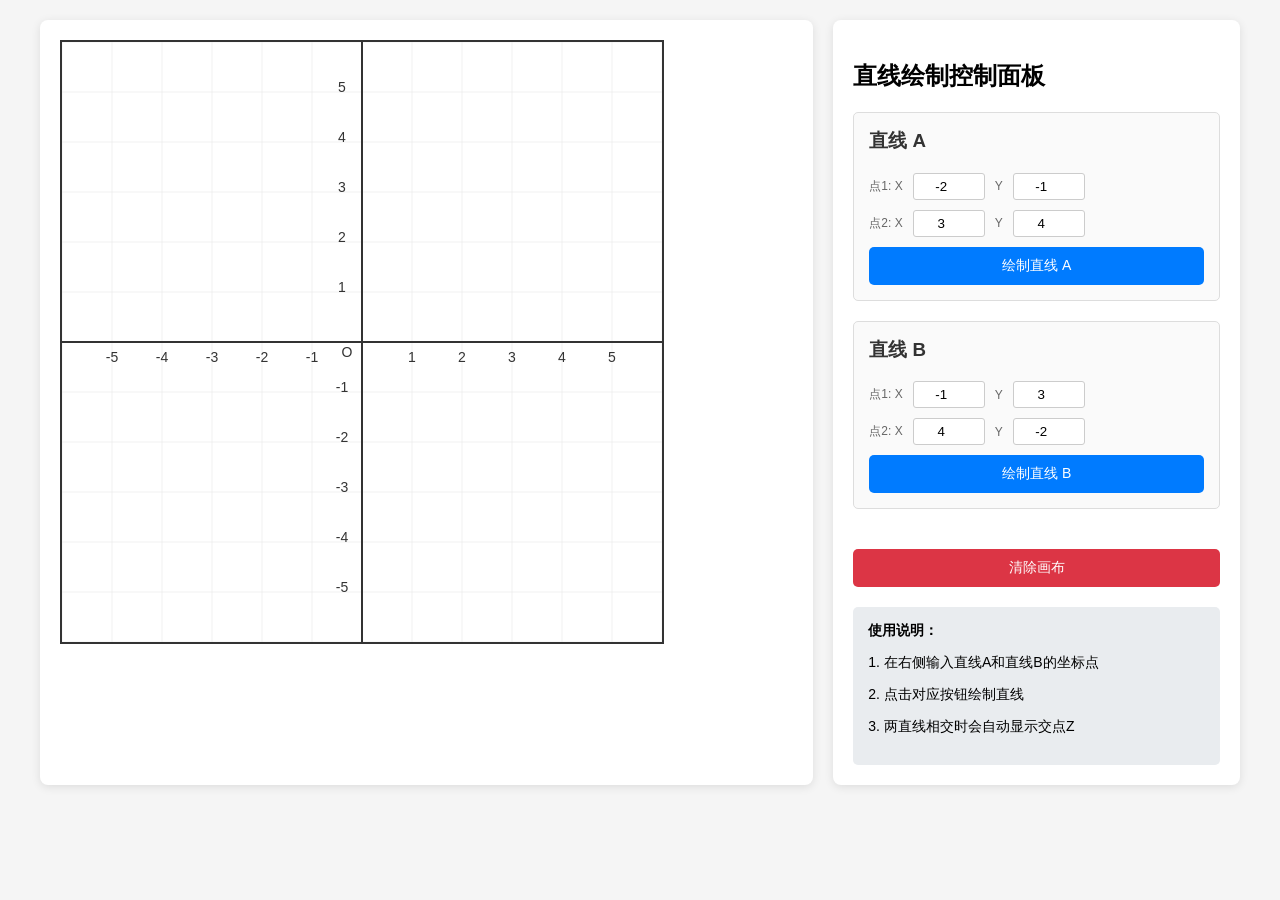
<file: x-y-line/coordinate-plotter.html>
<!DOCTYPE html>
<html lang="zh-CN">
<head>
    <meta charset="UTF-8">
    <meta name="viewport" content="width=device-width, initial-scale=1.0">
    <title>坐标系直线绘制器</title>
    <style>
        body {
            font-family: Arial, sans-serif;
            margin: 0;
            padding: 20px;
            background-color: #f5f5f5;
        }
        
        .container {
            display: flex;
            gap: 20px;
            max-width: 1200px;
            margin: 0 auto;
        }
        
        .canvas-container {
            flex: 2;
            background: white;
            border-radius: 8px;
            padding: 20px;
            box-shadow: 0 2px 10px rgba(0,0,0,0.1);
        }
        
        .canvas {
            border: 2px solid #333;
            cursor: crosshair;
            background: white;
        }
        
        .controls {
            flex: 1;
            background: white;
            border-radius: 8px;
            padding: 20px;
            box-shadow: 0 2px 10px rgba(0,0,0,0.1);
        }
        
        .line-input {
            margin-bottom: 20px;
            padding: 15px;
            border: 1px solid #ddd;
            border-radius: 5px;
            background: #fafafa;
        }
        
        .line-input h3 {
            margin-top: 0;
            color: #333;
        }
        
        .point-input {
            display: flex;
            gap: 10px;
            margin-bottom: 10px;
            align-items: center;
        }
        
        .point-input input {
            width: 60px;
            padding: 5px;
            border: 1px solid #ccc;
            border-radius: 3px;
            text-align: center;
        }
        
        .point-input label {
            font-size: 12px;
            color: #666;
        }
        
        button {
            width: 100%;
            padding: 10px;
            background: #007bff;
            color: white;
            border: none;
            border-radius: 5px;
            cursor: pointer;
            font-size: 14px;
        }
        
        button:hover {
            background: #0056b3;
        }
        
        .clear-btn {
            background: #dc3545;
            margin-top: 20px;
        }
        
        .clear-btn:hover {
            background: #c82333;
        }
        
        .info {
            margin-top: 20px;
            padding: 15px;
            background: #e9ecef;
            border-radius: 5px;
            font-size: 14px;
        }
        
        .intersection-info {
            margin-top: 10px;
            padding: 10px;
            background: #d4edda;
            border: 1px solid #c3e6cb;
            border-radius: 5px;
            color: #155724;
        }
    </style>
</head>
<body>
    <div class="container">
        <div class="canvas-container">
            <canvas id="canvas" class="canvas" width="600" height="600"></canvas>
        </div>
        
        <div class="controls">
            <h2>直线绘制控制面板</h2>
            
            <div class="line-input">
                <h3>直线 A</h3>
                <div class="point-input">
                    <label>点1: X</label>
                    <input type="number" id="ax1" value="-2" step="1">
                    <label>Y</label>
                    <input type="number" id="ay1" value="-1" step="1">
                </div>
                <div class="point-input">
                    <label>点2: X</label>
                    <input type="number" id="ax2" value="3" step="1">
                    <label>Y</label>
                    <input type="number" id="ay2" value="4" step="1">
                </div>
                <button onclick="drawLineA()">绘制直线 A</button>
            </div>
            
            <div class="line-input">
                <h3>直线 B</h3>
                <div class="point-input">
                    <label>点1: X</label>
                    <input type="number" id="bx1" value="-1" step="1">
                    <label>Y</label>
                    <input type="number" id="by1" value="3" step="1">
                </div>
                <div class="point-input">
                    <label>点2: X</label>
                    <input type="number" id="bx2" value="4" step="1">
                    <label>Y</label>
                    <input type="number" id="by2" value="-2" step="0.1">
                </div>
                <button onclick="drawLineB()">绘制直线 B</button>
            </div>
            
            <button class="clear-btn" onclick="clearCanvas()">清除画布</button>
            
            <div class="info">
                <strong>使用说明：</strong>
                <p>1. 在右侧输入直线A和直线B的坐标点</p>
                <p>2. 点击对应按钮绘制直线</p>
                <p>3. 两直线相交时会自动显示交点Z</p>
                <div id="intersection-info" class="intersection-info" style="display: none;">
                    <strong>交点信息：</strong>
                    <div id="intersection-details"></div>
                </div>
            </div>
        </div>
    </div>

    <script>
        const canvas = document.getElementById('canvas');
        const ctx = canvas.getContext('2d');
        
        let lineA = null;
        let lineB = null;
        
        const scale = 50;
        const centerX = canvas.width / 2;
        const centerY = canvas.height / 2;
        
        function drawCoordinateSystem() {
            ctx.clearRect(0, 0, canvas.width, canvas.height);
            
            // 绘制网格
            ctx.strokeStyle = '#e0e0e0';
            ctx.lineWidth = 0.5;
            
            for (let i = -6; i <= 6; i++) {
                const x = centerX + i * scale;
                const y = centerY + i * scale;
                
                ctx.beginPath();
                ctx.moveTo(x, 0);
                ctx.lineTo(x, canvas.height);
                ctx.stroke();
                
                ctx.beginPath();
                ctx.moveTo(0, y);
                ctx.lineTo(canvas.width, y);
                ctx.stroke();
            }
            
            // 绘制坐标轴
            ctx.strokeStyle = '#333';
            ctx.lineWidth = 2;
            
            // X轴
            ctx.beginPath();
            ctx.moveTo(0, centerY);
            ctx.lineTo(canvas.width, centerY);
            ctx.stroke();
            
            // Y轴
            ctx.beginPath();
            ctx.moveTo(centerX, 0);
            ctx.lineTo(centerX, canvas.height);
            ctx.stroke();
            
            // 轴标签
            ctx.fillStyle = '#333';
            ctx.font = '14px Arial';
            ctx.textAlign = 'center';
            
            for (let i = -5; i <= 5; i++) {
                if (i !== 0) {
                    const x = centerX + i * scale;
                    const y = centerY + i * scale;
                    
                    ctx.fillText(i.toString(), x, centerY + 20);
                    ctx.fillText((-i).toString(), centerX - 20, y);
                }
            }
            
            // 原点
            ctx.fillText('O', centerX - 15, centerY + 15);
        }
        
        function toCanvasCoords(x, y) {
            return {
                x: centerX + x * scale,
                y: centerY - y * scale
            };
        }
        
        function drawLine(line, color) {
            if (!line) return;
            
            ctx.strokeStyle = color;
            ctx.lineWidth = 2;
            
            // 计算直线方程 y = mx + b
            const m = (line.y2 - line.y1) / (line.x2 - line.x1);
            const b = line.y1 - m * line.x1;
            
            // 计算直线在画布上的两个端点
            const x1_canvas = -6;
            const y1_canvas = m * x1_canvas + b;
            const x2_canvas = 6;
            const y2_canvas = m * x2_canvas + b;
            
            const start = toCanvasCoords(x1_canvas, y1_canvas);
            const end = toCanvasCoords(x2_canvas, y2_canvas);
            
            ctx.beginPath();
            ctx.moveTo(start.x, start.y);
            ctx.lineTo(end.x, end.y);
            ctx.stroke();
            
            // 绘制端点
            drawPoint(line.x1, line.y1, color);
            drawPoint(line.x2, line.y2, color);
        }
        
        function drawPoint(x, y, color) {
            const coords = toCanvasCoords(x, y);
            
            ctx.fillStyle = color;
            ctx.beginPath();
            ctx.arc(coords.x, coords.y, 4, 0, 2 * Math.PI);
            ctx.fill();
            
            ctx.fillStyle = '#333';
            ctx.font = '12px Arial';
            ctx.textAlign = 'center';
            ctx.fillText(`(${x}, ${y})`, coords.x, coords.y - 10);
        }
        
        function findIntersection(line1, line2) {
            if (!line1 || !line2) return null;
            
            const m1 = (line1.y2 - line1.y1) / (line1.x2 - line1.x1);
            const b1 = line1.y1 - m1 * line1.x1;
            
            const m2 = (line2.y2 - line2.y1) / (line2.x2 - line2.x1);
            const b2 = line2.y1 - m2 * line2.x1;
            
            if (Math.abs(m1 - m2) < 1e-10) return null; // 平行线
            
            const x = (b2 - b1) / (m1 - m2);
            const y = m1 * x + b1;
            
            return { x, y };
        }
        
        function drawIntersectionPoint(intersection) {
            if (!intersection) return;
            
            const coords = toCanvasCoords(intersection.x, intersection.y);
            
            // 绘制交点
            ctx.fillStyle = '#ff0000';
            ctx.beginPath();
            ctx.arc(coords.x, coords.y, 6, 0, 2 * Math.PI);
            ctx.fill();
            
            // 绘制虚线到坐标轴
            ctx.strokeStyle = '#ff0000';
            ctx.lineWidth = 1;
            ctx.setLineDash([5, 5]);
            
            // 垂直线到X轴
            ctx.beginPath();
            ctx.moveTo(coords.x, coords.y);
            ctx.lineTo(coords.x, centerY);
            ctx.stroke();
            
            // 水平线到Y轴
            ctx.beginPath();
            ctx.moveTo(coords.x, coords.y);
            ctx.lineTo(centerX, coords.y);
            ctx.stroke();
            
            ctx.setLineDash([]);
            
            // 标签
            ctx.fillStyle = '#ff0000';
            ctx.font = 'bold 14px Arial';
            ctx.textAlign = 'left';
            ctx.fillText(`Z(${intersection.x.toFixed(2)}, ${intersection.y.toFixed(2)})`, coords.x + 10, coords.y - 10);
            
            // 坐标轴上的投影点
            ctx.fillStyle = '#666';
            ctx.beginPath();
            ctx.arc(coords.x, centerY, 3, 0, 2 * Math.PI);
            ctx.fill();
            
            ctx.beginPath();
            ctx.arc(centerX, coords.y, 3, 0, 2 * Math.PI);
            ctx.fill();
            
            // 更新交点信息
            document.getElementById('intersection-details').innerHTML = `
                交点Z坐标: (${intersection.x.toFixed(2)}, ${intersection.y.toFixed(2)})<br>
                X轴投影: (${intersection.x.toFixed(2)}, 0)<br>
                Y轴投影: (0, ${intersection.y.toFixed(2)})
            `;
            document.getElementById('intersection-info').style.display = 'block';
        }
        
        function drawLineA() {
            const ax1 = parseFloat(document.getElementById('ax1').value);
            const ay1 = parseFloat(document.getElementById('ay1').value);
            const ax2 = parseFloat(document.getElementById('ax2').value);
            const ay2 = parseFloat(document.getElementById('ay2').value);
            
            if (isNaN(ax1) || isNaN(ay1) || isNaN(ax2) || isNaN(ay2)) {
                alert('请输入有效的数值！');
                return;
            }
            
            lineA = { x1: ax1, y1: ay1, x2: ax2, y2: ay2 };
            redraw();
        }
        
        function drawLineB() {
            const bx1 = parseFloat(document.getElementById('bx1').value);
            const by1 = parseFloat(document.getElementById('by1').value);
            const bx2 = parseFloat(document.getElementById('bx2').value);
            const by2 = parseFloat(document.getElementById('by2').value);
            
            if (isNaN(bx1) || isNaN(by1) || isNaN(bx2) || isNaN(by2)) {
                alert('请输入有效的数值！');
                return;
            }
            
            lineB = { x1: bx1, y1: by1, x2: bx2, y2: by2 };
            redraw();
        }
        
        function redraw() {
            drawCoordinateSystem();
            
            if (lineA) {
                drawLine(lineA, '#007bff');
            }
            
            if (lineB) {
                drawLine(lineB, '#28a745');
            }
            
            const intersection = findIntersection(lineA, lineB);
            if (intersection) {
                drawIntersectionPoint(intersection);
            } else {
                document.getElementById('intersection-info').style.display = 'none';
            }
        }
        
        function clearCanvas() {
            lineA = null;
            lineB = null;
            document.getElementById('intersection-info').style.display = 'none';
            drawCoordinateSystem();
        }
        
        // 初始化
        drawCoordinateSystem();
    </script>
</body>
</html>
</file>
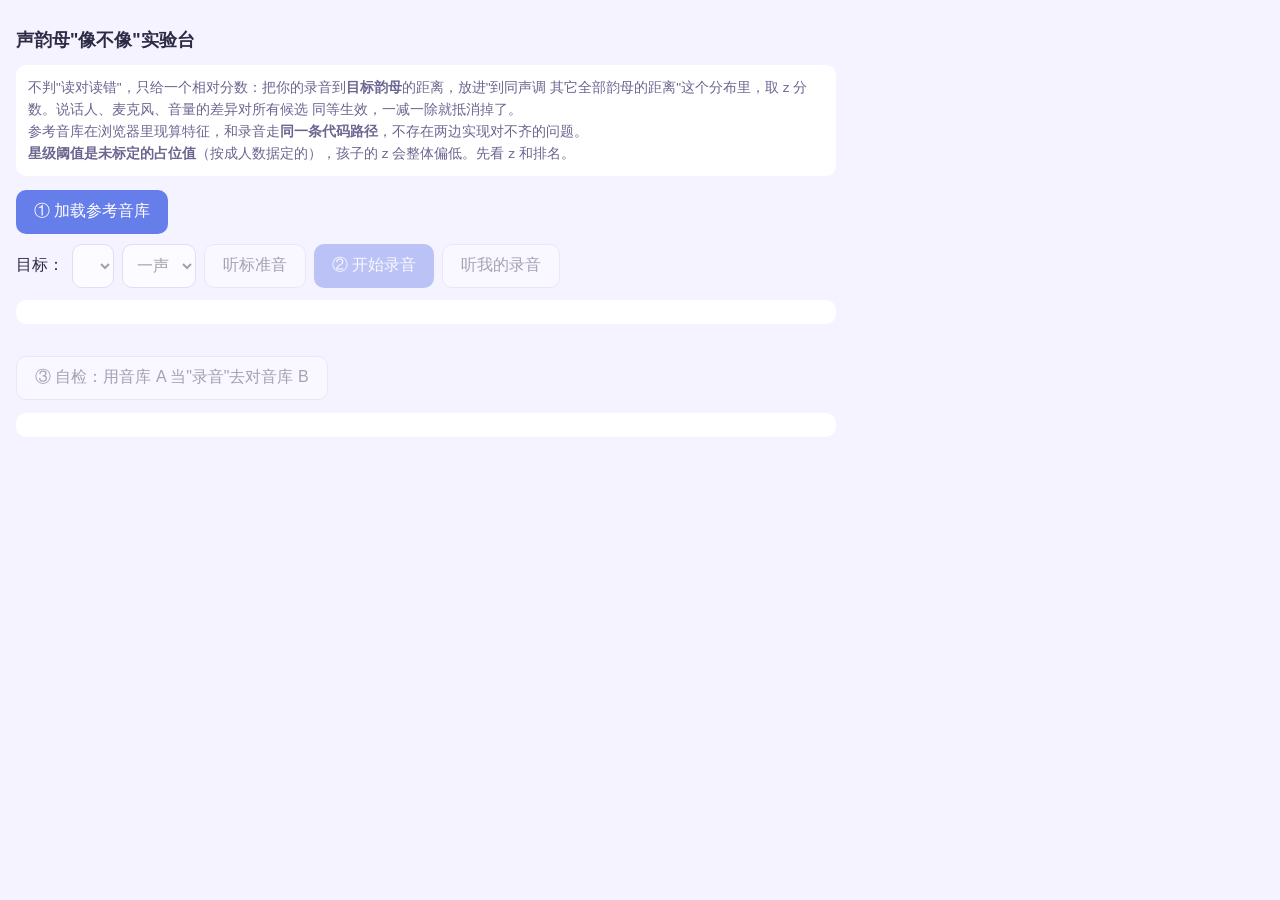
<file: pinyin/tools/match-lab.html>
<!DOCTYPE html><html lang="zh-CN"><head><meta charset="UTF-8">
<meta name="viewport" content="width=device-width,initial-scale=1">
<title>声韵母"像不像"实验台</title><style>
body{font-family:-apple-system,'PingFang SC',sans-serif;background:#f5f3ff;color:#2d2a45;margin:0;padding:16px;max-width:820px}
h1{font-size:1.1rem}
p.note{color:#6b6690;font-size:.85rem;line-height:1.6;background:#fff;padding:12px;border-radius:10px}
.row{display:flex;gap:8px;align-items:center;flex-wrap:wrap;margin:10px 0}
button{min-height:44px;padding:0 18px;border:none;border-radius:10px;background:#667eea;color:#fff;font-size:1rem;font-family:inherit}
button[disabled]{opacity:.4}
button.ghost{background:#fff;color:#2d2a45;border:1px solid #d9d5f0}
button.on{background:#e2574c}
select{min-height:44px;font-size:1rem;font-family:inherit;border-radius:10px;border:1px solid #d9d5f0;padding:0 10px;background:#fff}
#score{font-size:1rem;background:#fff;border-radius:10px;padding:12px;margin:12px 0;line-height:1.7}
#score b.big{font-size:1.6rem}
table{width:100%;border-collapse:collapse;font-size:.85rem;background:#fff;border-radius:10px;overflow:hidden}
td,th{padding:5px 8px;text-align:left;border-bottom:1px solid #eee}
tr.target{background:#e8f7ef;font-weight:600}
.bar{display:inline-block;height:10px;background:#667eea;border-radius:3px;vertical-align:middle}
.bar.neg{background:#e2574c}
pre{background:#fff;border-radius:10px;padding:12px;font-size:.8rem;overflow:auto;line-height:1.5}
.panel{background:#fff;border-radius:10px;padding:12px;margin:12px 0}
.panel h3{font-size:.85rem;margin:0 0 6px;color:#6b6690;font-weight:600}
.panel .cap{font-size:.78rem;color:#9892b8;margin-top:6px;line-height:1.5}
.two{display:flex;gap:12px;flex-wrap:wrap}
.two>div{flex:1;min-width:260px}
canvas{width:100%;display:block;border-radius:6px}
</style></head><body>
<h1>声韵母"像不像"实验台</h1>
<p class="note">
不判"读对读错"，只给一个相对分数：把你的录音到<b>目标韵母</b>的距离，放进"到同声调
其它全部韵母的距离"这个分布里，取 z 分数。说话人、麦克风、音量的差异对所有候选
同等生效，一减一除就抵消掉了。<br>
参考音库在浏览器里现算特征，和录音走<b>同一条代码路径</b>，不存在两边实现对不齐的问题。<br>
<b>星级阈值是未标定的占位值</b>（按成人数据定的），孩子的 z 会整体偏低。先看 z 和排名。
</p>

<div class="row">
  <button id="load">① 加载参考音库</button>
  <span id="loadmsg"></span>
</div>

<div class="row">
  <label>目标：</label>
  <select id="ym" disabled></select>
  <select id="tone" disabled>
    <option value="1">一声</option><option value="2">二声</option>
    <option value="3">三声</option><option value="4">四声</option>
  </select>
  <button id="play" class="ghost" disabled>听标准音</button>
  <button id="rec" disabled>② 开始录音</button>
  <button id="playrec" class="ghost" disabled>听我的录音</button>
</div>

<div id="score"></div>

<div class="panel" id="viz" hidden>
  <h3>① 波形与端点 —— 先确认切的是对的</h3>
  <canvas id="wave" height="100"></canvas>
  <div class="cap">灰色是整段录音，蓝色是端点检测认定的发声段，只有蓝色部分参与打分。
  两端有大片灰色说明录早了/停晚了；蓝色贴边说明掐掉了起音或收尾。</div>

  <h3 style="margin-top:16px">② 打分器眼里的两张脸</h3>
  <div class="two">
    <div><canvas id="specA" height="150"></canvas>
      <div class="cap" id="capA">你的录音</div></div>
    <div><canvas id="specB" height="150"></canvas>
      <div class="cap" id="capB">标准音</div></div>
  </div>
  <div class="cap">这不是原始声谱图，是<b>真正送进比对的那个东西</b>：按说话人归一、再沿时间轴
  重采样到 24 帧的梅尔谱。横轴是时间（已拉成等长，所以不比时长只比形状），纵轴是频率
  （下低上高）。暖色＝该频段能量相对偏高。两张图的纹路越像，z 越高。</div>

  <h3 style="margin-top:16px">③ 哪一段不像</h3>
  <canvas id="diff" height="70"></canvas>
  <div class="cap">逐帧的差异（按时间比例对齐，不是 DTW 路径）。柱子高的地方就是两张图
  对不上的时间点 —— 起音处高多半是声母或起始位置的事，中段高才是韵母本身不像。</div>
</div>

<table id="t"></table>

<div class="row" style="margin-top:20px">
  <button id="selftest" class="ghost" disabled>③ 自检：用音库 A 当"录音"去对音库 B</button>
</div>
<pre id="out"></pre>

<script type="module">
// 开发工具，永远用最新的模块：浏览器会缓存 ESM，改完代码不击穿就看不到效果
const v = '?v=' + Date.now();
const { logMel, mfcc, cmvn } = await import('../lib/mfcc.js' + v);
const { trimSilence } = await import('../lib/endpoint.js' + v);
const {
  resampleTraj, speakerStats, applyStats, zScores, fuseZ, stars,
} = await import('../lib/similarity.js' + v);

const SR = 16000;
const CORPORA = ['hyp', 'pd'];          // 本地有的两个真人音库
const $ = (id) => document.getElementById(id);

/* ---------- 参考音库 ---------- */

// corpus -> tone -> Map<韵母, {mel, mfc}>
const REF = {};
let YM = [];

async function decode(url) {
  const ctx = new OfflineAudioContext(1, 1, SR);
  const buf = await ctx.decodeAudioData(await (await fetch(url)).arrayBuffer());
  return buf.getChannelData(0);
}

/** 一段 PCM → 两套特征的原始帧（还没归一、还没重采样）。seg 留给画图用。 */
function rawFeats(samples) {
  const seg = trimSilence(samples, SR);
  if (!seg) return null;
  return { seg, mel: logMel(seg.samples, SR), mfc: cmvn(mfcc(seg.samples, SR)) };
}

async function loadCorpus(name, items, onStep) {
  const got = [];
  for (const it of items) {
    try {
      const f = rawFeats(await decode(`../audio/${name}/${it.key}`));
      if (f) got.push({ it, f });
    } catch (_) { /* 这个音库没有这一条，跳过 */ }
    onStep();
  }
  // 说话人级归一只对梅尔谱做（MFCC 那一路走的是每条自归一）
  const stats = speakerStats(got.map((g) => g.f.mel));
  const byTone = { 1: new Map(), 2: new Map(), 3: new Map(), 4: new Map() };
  for (const { it, f } of got) {
    byTone[it.tone].set(it.base, {
      mel: resampleTraj(applyStats(f.mel, stats)),
      mfc: resampleTraj(f.mfc),
    });
  }
  return { byTone, stats };
}

$('load').onclick = async () => {
  $('load').disabled = true;
  const data = await (await fetch('../data/pinyin.json')).json();
  const items = data.groups.filter((g) => g.id !== 'shengmu')
    .flatMap((g) => g.items)
    .filter((i) => i.tone)
    .map((i) => ({ ...i, base: i.id.replace(/[1-4]$/, '') }));

  let done = 0;
  const total = items.length * CORPORA.length;
  const step = () => {
    done++;
    $('loadmsg').textContent = `解码 ${done}/${total} …`;
  };
  for (const c of CORPORA) REF[c] = await loadCorpus(c, items, step);

  // 只保留两个音库都有的候选
  for (const t of [1, 2, 3, 4]) {
    const common = [...REF[CORPORA[0]].byTone[t].keys()]
      .filter((k) => CORPORA.every((c) => REF[c].byTone[t].has(k)));
    for (const c of CORPORA) {
      for (const k of [...REF[c].byTone[t].keys()]) {
        if (!common.includes(k)) REF[c].byTone[t].delete(k);
      }
    }
  }
  YM = [...new Set([1, 2, 3, 4].flatMap((t) => [...REF.hyp.byTone[t].keys()]))].sort();
  $('ym').innerHTML = YM.map((y) => `<option>${y}</option>`).join('');
  for (const id of ['ym', 'tone', 'rec', 'play', 'selftest']) $(id).disabled = false;
  const n = [...REF.hyp.byTone[1].keys()].length;
  $('loadmsg').textContent = `就绪：${YM.length} 个韵母，一声有 ${n} 个候选`;
};

/* ---------- 录音 ---------- */

const WORKLET = `
class R extends AudioWorkletProcessor {
  constructor(){super();this.on=false;this.port.onmessage=e=>{this.on=e.data==='start'}}
  process(i){if(this.on&&i[0]&&i[0][0])this.port.postMessage(i[0][0].slice());return true}
}
registerProcessor('recorder', R);`;

let ctx = null; let node = null; let chunks = []; let on = false;
let lastPcm = null;        // 最近一次录音，已降到 16k

async function initMic() {
  if (node) return;
  ctx = new AudioContext();
  const stream = await navigator.mediaDevices.getUserMedia({
    audio: { echoCancellation: false, noiseSuppression: false, autoGainControl: false },
  });
  await ctx.audioWorklet.addModule(URL.createObjectURL(new Blob([WORKLET], { type: 'text/javascript' })));
  node = new AudioWorkletNode(ctx, 'recorder');
  node.port.onmessage = (e) => { if (on) chunks.push(e.data); };
  ctx.createMediaStreamSource(stream).connect(node);
  const sink = ctx.createGain();
  sink.gain.value = 0;                     // 拉动渲染图但不自听
  node.connect(sink);
  sink.connect(ctx.destination);
}

/** 任意采样率 → 16k，和参考音库对齐。 */
async function to16k(pcm, rate) {
  if (rate === SR) return pcm;
  const off = new OfflineAudioContext(1, Math.ceil(pcm.length * SR / rate), SR);
  const b = off.createBuffer(1, pcm.length, rate);
  b.copyToChannel(pcm, 0);
  const s = off.createBufferSource();
  s.buffer = b;
  s.connect(off.destination);
  s.start();
  return (await off.startRendering()).getChannelData(0);
}

$('rec').onclick = async () => {
  if (!on) {
    await initMic();
    chunks = []; on = true;
    $('rec').textContent = '■ 停止'; $('rec').classList.add('on');
    node.port.postMessage('start');
    return;
  }
  on = false;
  node.port.postMessage('stop');
  $('rec').textContent = '② 开始录音'; $('rec').classList.remove('on');
  await new Promise((r) => setTimeout(r, 80));   // 接住在途的 block
  const total = chunks.reduce((s, c) => s + c.length, 0);
  const pcm = new Float32Array(total);
  let o = 0;
  for (const c of chunks) { pcm.set(c, o); o += c.length; }
  lastPcm = await to16k(pcm, ctx.sampleRate);
  $('playrec').disabled = false;
  score(lastPcm);
};

/**
 * 回放刚才的录音。放的是**降到 16k、打分器真正听到的那一份**，
 * 不是原始采样率的——听感和分数对不上的时候，先怀疑这一步。
 *
 * 增益链路照抄 audio.js：音源 → 增益(3x) → 压缩器 → destination。
 * 麦克风录下来的本来就轻，不提增益基本听不见；压缩器兜住峰值不削顶。
 */
$('playrec').onclick = () => {
  if (!lastPcm || !ctx) return;
  const buf = ctx.createBuffer(1, lastPcm.length, SR);
  buf.copyToChannel(lastPcm, 0);
  const src = ctx.createBufferSource();
  src.buffer = buf;
  const gain = ctx.createGain();
  gain.gain.value = 3;
  const comp = ctx.createDynamicsCompressor();
  comp.threshold.value = -12;
  comp.ratio.value = 6;
  src.connect(gain);
  gain.connect(comp);          // 不写链式：老 WebKit 的 connect() 不返回目标节点
  comp.connect(ctx.destination);
  src.start();
};

$('play').onclick = async () => {
  const url = `../audio/hyp/ym/${$('ym').value}${$('tone').value}.mp3`;
  new Audio(url).play().catch(() => {});
};

/* ---------- 打分 ---------- */

/** probe 的原始特征 + 候选表 → 融合后的 z 表。 */
function scoreAgainst(raw, tone, corpora) {
  const maps = [];
  for (const c of corpora) {
    const refs = REF[c].byTone[tone];
    if (!refs || refs.size < 4) continue;
    // 梅尔谱：用**参考说话人**的统计量去归一探测音，两边落在同一个坐标系里
    const mel = resampleTraj(applyStats(raw.mel, REF[c].stats));
    const mfc = resampleTraj(raw.mfc);
    maps.push(zScores(mel, new Map([...refs].map(([k, r]) => [k, r.mel]))));
    maps.push(zScores(mfc, new Map([...refs].map(([k, r]) => [k, r.mfc]))));
  }
  return fuseZ(maps);
}

function score(pcm) {
  const raw = rawFeats(pcm);
  if (!raw) { $('score').textContent = '没检测到发声段'; $('viz').hidden = true; return; }
  const tone = Number($('tone').value);
  const target = $('ym').value;
  const z = scoreAgainst(raw, tone, CORPORA);
  if (!z.has(target)) { $('score').textContent = `参考音库里没有 ${target}${tone}`; return; }

  const zt = z.get(target);
  const ranked = [...z].sort((a, b) => b[1] - a[1]);
  const rank = ranked.findIndex(([k]) => k === target) + 1;
  $('score').innerHTML =
    `目标 <b>${target}${tone}</b> 　 z = <b class="big">${zt.toFixed(2)}</b> `
    + `　 ${stars(zt)} / 10 星（阈值未标定）　 在 ${ranked.length} 个候选里排第 ${rank}`
    + `<br><span style="color:#6b6690;font-size:.85rem">参考：读对 ≈ +1.2，`
    + `近邻错（an↔ang）≈ +0.44，远错 ≈ −0.11，哼鸣 ≈ 0.00</span>`;

  drawViz(pcm, raw, target, tone);

  $('t').innerHTML = '<tr><th>候选</th><th>z</th><th></th></tr>'
    + ranked.map(([k, val]) => {
      const w = Math.min(200, Math.abs(val) * 60);
      return `<tr class="${k === target ? 'target' : ''}"><td>${k}</td>`
        + `<td>${val >= 0 ? '+' : ''}${val.toFixed(2)}</td>`
        + `<td><span class="bar ${val < 0 ? 'neg' : ''}" style="width:${w}px"></span></td></tr>`;
    }).join('');
}

/* ---------- 画图 ---------- */

function fitCanvas(cv, cssH) {
  const dpr = window.devicePixelRatio || 1;
  const w = cv.clientWidth || 600;
  cv.width = Math.round(w * dpr);
  cv.height = Math.round(cssH * dpr);
  cv.style.height = cssH + 'px';
  const g = cv.getContext('2d');
  g.setTransform(dpr, 0, 0, dpr, 0, 0);
  g.clearRect(0, 0, w, cssH);
  return { g, w, h: cssH };
}

/** 整段录音的包络，发声段用蓝色标出来。 */
function drawWave(cv, pcm, seg) {
  const { g, w, h } = fitCanvas(cv, 100);
  const mid = h / 2;
  g.fillStyle = '#faf9ff';
  g.fillRect(0, 0, w, h);
  const per = Math.max(1, Math.floor(pcm.length / w));
  for (let x = 0; x < w; x++) {
    const a = x * per;
    let lo = 0;
    let hi = 0;
    for (let i = a; i < Math.min(pcm.length, a + per); i++) {
      if (pcm[i] < lo) lo = pcm[i];
      if (pcm[i] > hi) hi = pcm[i];
    }
    const voiced = seg && a >= seg.voicedStart && a < seg.voicedEnd;
    g.fillStyle = voiced ? '#667eea' : '#cfcadf';
    g.fillRect(x, mid - hi * mid * 0.95, 1, Math.max(1, (hi - lo) * mid * 0.95));
  }
  if (seg) {       // 发声段的两条边界
    g.strokeStyle = '#2fa968';
    g.setLineDash([3, 3]);
    for (const p of [seg.voicedStart, seg.voicedEnd]) {
      const x = (p / pcm.length) * w;
      g.beginPath();
      g.moveTo(x, 0);
      g.lineTo(x, h);
      g.stroke();
    }
    g.setLineDash([]);
  }
}

/** 归一化之后的值是有正有负的，所以用发散色标：冷 ← 0 → 暖。 */
function heat(v, span = 2.5) {
  const t = Math.max(-1, Math.min(1, v / span));
  const mix = (a, b, k) => a.map((x, i) => Math.round(x + (b[i] - x) * k));
  const cold = [59, 58, 107];
  const zero = [246, 244, 252];
  const warm = [226, 87, 76];
  const c = t < 0 ? mix(zero, cold, -t) : mix(zero, warm, t);
  return `rgb(${c[0]},${c[1]},${c[2]})`;
}

/** frames: 帧 × 梅尔通道。横轴时间，纵轴频率（下低上高）。 */
function drawSpec(cv, frames) {
  const { g, w, h } = fitCanvas(cv, 150);
  if (!frames.length) return;
  const nF = frames.length;
  const nB = frames[0].length;
  const cw = w / nF;
  const ch = h / nB;
  for (let i = 0; i < nF; i++) {
    for (let b = 0; b < nB; b++) {
      g.fillStyle = heat(frames[i][b]);
      g.fillRect(i * cw, h - (b + 1) * ch, Math.ceil(cw) + 0.5, Math.ceil(ch) + 0.5);
    }
  }
}

function drawDiff(cv, A, B) {
  const { g, w, h } = fitCanvas(cv, 70);
  g.fillStyle = '#faf9ff';
  g.fillRect(0, 0, w, h);
  if (!A.length || !B.length) return;
  const d = A.map((f, i) => Math.sqrt(
    f.reduce((s, v, k) => s + (v - B[i][k]) ** 2, 0)));
  const max = Math.max(...d) || 1;
  const cw = w / d.length;
  d.forEach((v, i) => {
    const bh = (v / max) * (h - 14);
    g.fillStyle = v > max * 0.7 ? '#e2574c' : '#667eea';
    g.fillRect(i * cw + 1, h - bh, cw - 2, bh);
  });
  g.fillStyle = '#9892b8';
  g.font = '10px -apple-system,sans-serif';
  g.fillText('起音', 2, 10);
  g.fillText('收尾', w - 26, 10);
}

function drawViz(pcm, raw, target, tone) {
  const c = CORPORA[0];                       // 画图统一用第一个参考音库
  const ref = REF[c].byTone[tone].get(target);
  if (!ref) { $('viz').hidden = true; return; }
  const probeMel = resampleTraj(applyStats(raw.mel, REF[c].stats));
  $('viz').hidden = false;
  drawWave($('wave'), pcm, raw.seg);
  drawSpec($('specA'), probeMel);
  drawSpec($('specB'), ref.mel);
  drawDiff($('diff'), probeMel, ref.mel);
  $('capA').textContent = '你的录音';
  $('capB').textContent = `标准音 ${target}${tone}（音库 ${c}）`;
}

/* ---------- 自检 ---------- */

const NEAR_PAIRS = [['an', 'ang'], ['in', 'ing'], ['en', 'eng'], ['i', 'ing'], ['i', 'in'],
  ['u', 'ou'], ['e', 'er'], ['a', 'ai'], ['a', 'ao'], ['a', 'an'], ['e', 'ei'], ['e', 'en'],
  ['u', 'un'], ['ui', 'ei'], ['iu', 'ou'], ['lv', 'u'], ['ve', 'ie'], ['vn', 'un'],
  ['ie', 'i'], ['o', 'ou']];
const NEAR = new Set(NEAR_PAIRS.flatMap(([a, b]) => [`${a}|${b}`, `${b}|${a}`]));

function auc(pos, neg) {
  const all = [...pos.map((v) => [v, 1]), ...neg.map((v) => [v, 0])]
    .sort((a, b) => a[0] - b[0]);
  let rp = 0;
  all.forEach(([, lab], i) => { if (lab) rp += i + 1; });
  return (rp - pos.length * (pos.length + 1) / 2) / (pos.length * neg.length);
}

const mean = (a) => a.reduce((s, x) => s + x, 0) / (a.length || 1);

$('selftest').onclick = async () => {
  $('selftest').disabled = true;
  const lines = [];
  for (const [p, r] of [['hyp', 'pd'], ['pd', 'hyp']]) {
    const pos = []; const nearE = []; const farE = []; const ranks = [];
    for (const t of [1, 2, 3, 4]) {
      const probeSet = REF[p].byTone[t];
      for (const [base] of probeSet) {
        // 探测音用对方音库当参考，和真录音完全一样的路径
        const refs = REF[r].byTone[t];
        const maps = [
          zScores(probeSet.get(base).mel, new Map([...refs].map(([k, x]) => [k, x.mel]))),
          zScores(probeSet.get(base).mfc, new Map([...refs].map(([k, x]) => [k, x.mfc]))),
        ];
        const z = fuseZ(maps);
        for (const [k, val] of z) {
          if (k === base) pos.push(val);
          else if (NEAR.has(`${base}|${k}`)) nearE.push(val);
          else farE.push(val);
        }
        ranks.push([...z].sort((a, b) => b[1] - a[1]).findIndex(([k]) => k === base) + 1);
      }
      await new Promise((rr) => setTimeout(rr, 0));
    }
    ranks.sort((a, b) => a - b);
    lines.push(
      `${p} → ${r}  n=${ranks.length}\n`
      + `  读对   ${mean(pos).toFixed(2).padStart(6)}   `
      + `近邻错 ${mean(nearE).toFixed(2).padStart(6)}   `
      + `远错 ${mean(farE).toFixed(2).padStart(6)}\n`
      + `  AUC 对vs错 ${auc(pos, [...nearE, ...farE]).toFixed(3)}   `
      + `对vs近邻 ${auc(pos, nearE).toFixed(3)}   `
      + `中位名次 ${ranks[ranks.length >> 1]}`);
  }
  $('out').textContent = lines.join('\n\n')
    + '\n\n（Python 实验里 mel+mfcc 融合是：读对 +1.45/+1.17，近邻错 +0.45，'
    + '\n远错 −0.11，AUC 对vs错 0.873/0.809。两边对得上就说明 JS 这条路径是对的。）';
  $('selftest').disabled = false;
};

// 自动化测试的入口：可以不经过麦克风，直接拿一段 PCM 走完整条打分和回放路径
window.__lab = {
  score, to16k, rawFeats, scoreAgainst, REF,
  feed(pcm) {
    ctx = ctx || new AudioContext();
    lastPcm = pcm;
    $('playrec').disabled = false;
    score(pcm);
  },
};
</script>
</body></html>
</file>
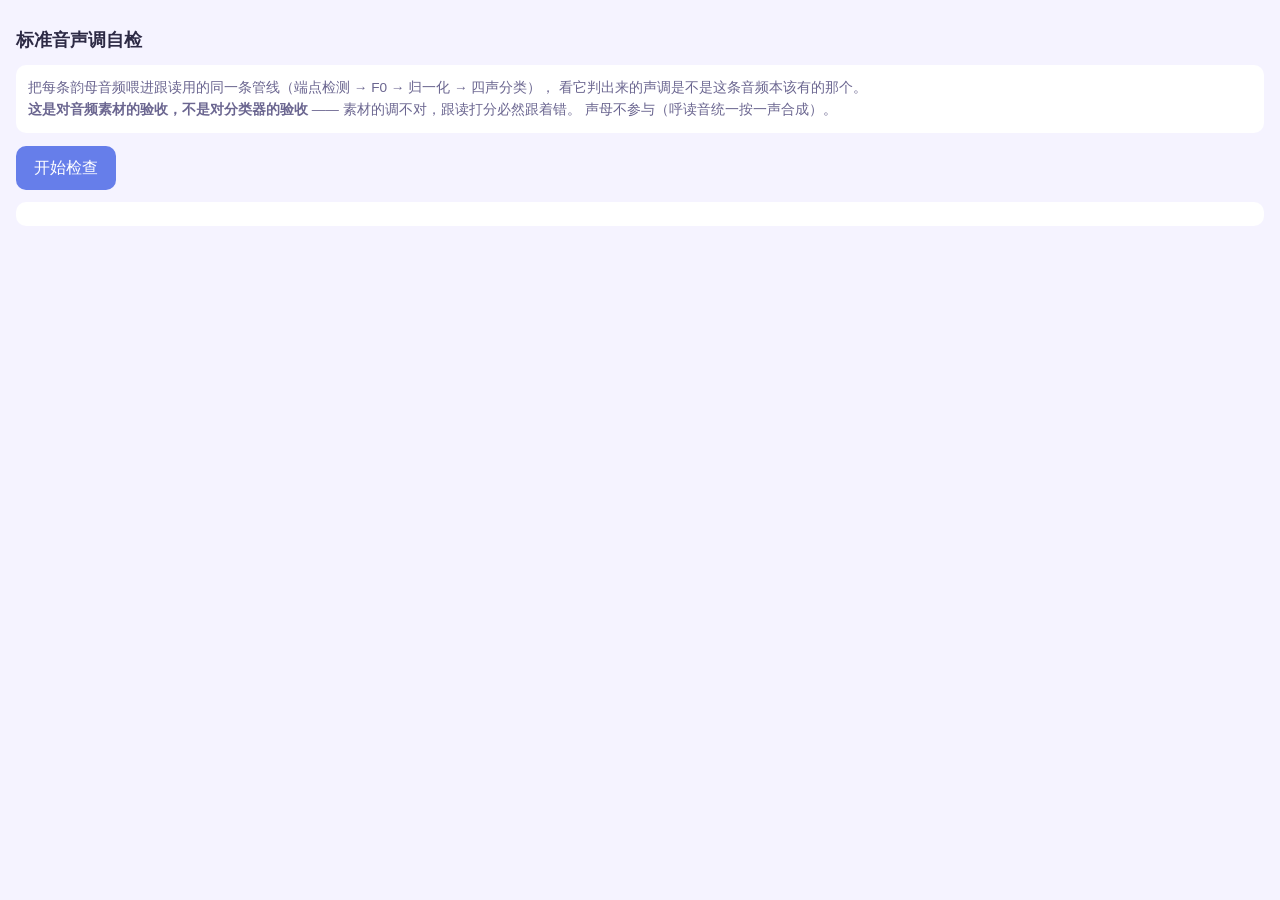
<file: pinyin/tools/tone-check.html>
<!DOCTYPE html><html lang="zh-CN"><head><meta charset="UTF-8">
<meta name="viewport" content="width=device-width,initial-scale=1">
<title>标准音声调自检</title><style>
body{font-family:-apple-system,'PingFang SC',sans-serif;background:#f5f3ff;color:#2d2a45;margin:0;padding:16px}
h1{font-size:1.1rem}
p.note{color:#6b6690;font-size:.85rem;line-height:1.6;background:#fff;padding:12px;border-radius:10px}
#sum{font-size:1rem;margin:12px 0;padding:12px;background:#fff;border-radius:10px}
table{width:100%;border-collapse:collapse;font-size:.85rem;background:#fff;border-radius:10px;overflow:hidden}
td,th{padding:6px 8px;text-align:left;border-bottom:1px solid #eee}
tr.bad{background:#fdeceb}
.ok{color:#2fa968}.bad td:nth-child(3){color:#e2574c;font-weight:600}
button{min-height:44px;padding:0 18px;border:none;border-radius:10px;background:#667eea;color:#fff;font-size:1rem;font-family:inherit}
</style></head><body>
<h1>标准音声调自检</h1>
<p class="note">把每条韵母音频喂进跟读用的同一条管线（端点检测 → F0 → 归一化 → 四声分类），
看它判出来的声调是不是这条音频本该有的那个。<br>
<b>这是对音频素材的验收，不是对分类器的验收</b> —— 素材的调不对，跟读打分必然跟着错。
声母不参与（呼读音统一按一声合成）。</p>
<button id="go">开始检查</button>
<div id="sum"></div>
<table id="t"></table>
<script type="module">
// 开发工具，永远用最新的模块：浏览器会缓存 ESM，改完代码不击穿就看不到效果
const v = '?v=' + Date.now();
const { f0Track } = await import('../f0.js' + v);
const { trimSilence } = await import('../lib/endpoint.js' + v);
const { normalizeContour, classifyTone } = await import('../lib/pitch.js' + v);

const NAMES = { 0: '测不出', 1: '一声', 2: '二声', 3: '三声', 4: '四声' };

document.getElementById('go').onclick = async () => {
  const data = await (await fetch('../data/pinyin.json')).json();
  // ?dir=audio/retoned 之类，默认查本地的 ../audio/
  const dir = new URLSearchParams(location.search).get('dir');
  const base = dir ? (dir.endsWith('/') ? '../' + dir : '../' + dir + '/') : '../audio/';
  document.getElementById('sum').textContent = '检查 ' + base + ' …';
  const items = data.groups.flatMap(g => g.items).filter(i => i.tone);
  const ctx = new OfflineAudioContext(1, 1, 16000);
  const t = document.getElementById('t');
  t.innerHTML = '<tr><th>拼音</th><th>应为</th><th>判为</th><th>可用帧</th></tr>';
  let ok = 0;
  for (const it of items) {
    let got = 0, frames = 0;
    try {
      const buf = await ctx.decodeAudioData(await (await fetch(base + it.key)).arrayBuffer());
      const seg = trimSilence(buf.getChannelData(0), buf.sampleRate);
      if (seg) {
        const track = f0Track(seg.samples, buf.sampleRate);
        frames = track.filter(p => p.clarity >= 0.6 && p.f0 >= 60 && p.f0 <= 1000).length;
        const c = normalizeContour(track);
        if (c) got = classifyTone(c).tone;
      }
    } catch (e) { /* 取不到就记 0 */ }
    const good = got === it.tone;
    if (good) ok++;
    const tr = document.createElement('tr');
    if (!good) tr.className = 'bad';
    tr.innerHTML = `<td>${it.display}</td><td>${NAMES[it.tone]}</td>`
      + `<td>${good ? '<span class=ok>✓</span> ' : ''}${NAMES[got]}</td><td>${frames}</td>`;
    t.appendChild(tr);
    document.getElementById('sum').textContent =
      `${ok} / ${t.rows.length - 1} 判对（共 ${items.length} 条）`;
  }
  document.getElementById('sum').textContent =
    `判对 ${ok} / ${items.length}　(${(100 * ok / items.length).toFixed(0)}%)`;
};
</script></body></html>
</file>
<file: circuit/styles.css>
:root {
  --bg: #fff8ec;
  --ink: #3a2e25;
  --card: #fffdf8;
  --line: #e8d9c0;
  --accent: #0ea5b7;
  --tint: #dcf5f8;
  --danger: #e5533d;
}

* { box-sizing: border-box; }

html, body {
  margin: 0;
  height: 100%;
  overflow: hidden;
}

body {
  background: var(--bg);
  color: var(--ink);
  font-family: -apple-system, 'PingFang SC', 'Segoe UI', system-ui, sans-serif;
  display: flex;
  flex-direction: column;
  -webkit-user-select: none;
  user-select: none;
  -webkit-touch-callout: none;
  -webkit-tap-highlight-color: transparent;
}

/* 顶栏 */
.topbar {
  display: flex;
  align-items: center;
  gap: 10px;
  padding: 8px 14px;
  border-bottom: 2px solid var(--line);
  background: var(--card);
  flex: 0 0 auto;
}
.topbar h1 { font-size: 1.3rem; margin: 0 6px 0 0; white-space: nowrap; }
.spacer { flex: 1; }

.btn {
  min-width: 44px;
  min-height: 44px;
  padding: 0 14px;
  border: 2px solid var(--line);
  border-radius: 12px;
  background: #fff;
  color: var(--ink);
  font: inherit;
  font-size: 1rem;
  cursor: pointer;
  text-decoration: none;
  display: inline-flex;
  align-items: center;
  justify-content: center;
  touch-action: manipulation;
}
.btn:active { transform: scale(0.97); }
.btn.on { background: var(--accent); border-color: var(--accent); color: #fff; }
.btn.danger { background: var(--danger); border-color: var(--danger); color: #fff; }
.btn:disabled { opacity: 0.4; }

.seg { display: inline-flex; gap: 0; }
.seg .btn { border-radius: 0; }
.seg .btn:first-child { border-radius: 12px 0 0 12px; }
.seg .btn:last-child { border-radius: 0 12px 12px 0; margin-left: -2px; }

/* 任务栏 */
#taskbar {
  flex: 0 0 auto;
  padding: 8px 16px;
  background: var(--tint);
  border-bottom: 2px solid var(--line);
  display: flex;
  flex-direction: column;
  gap: 4px;
}
#taskbar[hidden] { display: none; }

/* 主区 */
.workspace {
  flex: 1 1 auto;
  display: flex;
  min-height: 0;
}

#palette {
  flex: 0 0 156px;
  border-right: 2px solid var(--line);
  background: var(--card);
  touch-action: none;
  display: flex;
  flex-direction: column;
  min-height: 0;
}
.palette-list {
  flex: 1;
  overflow-y: auto;
  -webkit-overflow-scrolling: touch;
  touch-action: pan-y;
  padding: 6px;
  display: grid;
  grid-template-columns: 1fr 1fr;
  align-content: start;
  gap: 6px;
}
/* 两列小卡片，16 个元件一屏放不下时在面板内滚动；按住卡片拖动时不触发列表滚动 */
.pal-item {
  position: relative;
  border: 2px solid var(--line);
  border-radius: 10px;
  background: #fff;
  padding: 2px 2px 4px;
  text-align: center;
  min-height: 56px;
  cursor: grab;
  touch-action: none;
}
.pal-item svg { width: 100%; height: 30px; display: block; pointer-events: none; }
.pal-item .name { font-size: 0.75rem; line-height: 1.15; }
.pal-item .count {
  position: absolute;
  top: 0;
  right: 4px;
  font-size: 0.75rem;
  font-weight: bold;
  color: var(--accent);
}
.pal-item.empty { opacity: 0.35; cursor: not-allowed; }
.pal-note { grid-column: 1 / -1; font-size: 0.9rem; padding: 8px 4px; text-align: center; color: #8a7a68; }

.stage {
  position: relative;
  flex: 1 1 auto;
  min-width: 0;
  display: flex;
  align-items: center;
  justify-content: center;
  padding: 6px;
}

#board {
  width: 100%;
  height: 100%;
  touch-action: none;
  display: block;
}
.board-bg { fill: url(#dots); stroke: var(--line); stroke-width: 2; }
#board.panning { cursor: grabbing; }
#board.stale #parts, #board.stale #wires { filter: grayscale(1); opacity: 0.45; }

/* 元件与导线 */
.wire { fill: none; stroke: #c0392b; stroke-width: 5; stroke-linecap: round; stroke-linejoin: round; }
.wire.selected { stroke: var(--accent); stroke-width: 8; }
.term { fill: #fff; stroke: var(--ink); stroke-width: 3; }
.handle { fill: #fff; stroke: var(--accent); stroke-width: 3; }
.part .sel { fill: none; stroke: var(--accent); stroke-width: 3; stroke-dasharray: 8 6; }
.part text { font-family: inherit; fill: var(--ink); }
.part .label { font-size: 15px; }
.part .tag { font-size: 18px; font-weight: bold; }
.part .pol { font-size: 18px; font-weight: bold; }
.part .sym { font-size: 22px; font-weight: bold; }
.part .reading { font-size: 18px; font-weight: bold; font-family: ui-monospace, Menlo, monospace; }
.part .digit, .part .ghost { font-size: 44px; font-weight: bold; font-family: ui-monospace, Menlo, monospace; }
.burnt { filter: grayscale(1); }
.preview { fill: none; stroke: var(--accent); stroke-width: 4; stroke-dasharray: 10 8; }

/* 面板 */
#panel {
  position: absolute;
  top: 14px;
  right: 14px;
  width: 240px;
  background: var(--card);
  border: 2px solid var(--line);
  border-radius: 16px;
  box-shadow: 0 6px 18px rgba(58, 46, 37, 0.15);
  padding: 12px;
  display: flex;
  flex-direction: column;
  gap: 10px;
}
#panel[hidden] { display: none; }
#panel h2 { font-size: 1.1rem; margin: 0; }
#panel .row { display: flex; flex-wrap: wrap; gap: 6px; }
#panel .row .btn { padding: 0 10px; flex: 1 0 auto; }
#panel .param-name { font-size: 0.9rem; color: #7a6a58; }
#panel .stepper { align-items: center; flex-wrap: nowrap; }
#panel .stepper .btn { flex: 0 0 56px; font-size: 1.4rem; font-weight: bold; }
#panel .step-value { flex: 1; text-align: center; font-size: 1.2rem; font-weight: bold; font-variant-numeric: tabular-nums; }
#panel .presets .btn { min-width: 0; padding: 0 6px; }
#panel input[type="range"] { width: 100%; height: 44px; }
#panel .specs { display: grid; grid-template-columns: auto 1fr; gap: 4px 8px; margin: 0; font-size: 0.85rem; line-height: 1.35; }
#panel .specs dt { color: #7a6a58; }
#panel .specs dd { margin: 0; }
/* 标题后面的实时读数：放不下就整体换到名字下面。 */
#panel h2 { display: flex; flex-wrap: wrap; align-items: baseline; column-gap: 8px; }
#panel .reading { font-size: 0.9rem; font-weight: 600; color: var(--accent); white-space: nowrap; font-variant-numeric: tabular-nums; }

#banner {
  position: absolute;
  top: 14px;
  left: 50%;
  transform: translateX(-50%);
  padding: 10px 18px;
  border-radius: 12px;
  background: #fff3c4;
  border: 2px solid #e8c35a;
  font-weight: bold;
}
#banner[hidden] { display: none; }

#toast {
  position: absolute;
  bottom: 18px;
  left: 50%;
  transform: translateX(-50%);
  padding: 10px 18px;
  border-radius: 12px;
  background: #fff3c4;
  border: 2px solid #e8c35a;
  font-weight: bold;
  white-space: nowrap;
}
#toast[hidden] { display: none; }
#shareBtn[hidden] { display: none; }

#confirm {
  position: absolute;
  inset: 0;
  background: rgba(58, 46, 37, 0.25);
  display: flex;
  align-items: center;
  justify-content: center;
}
#confirm[hidden] { display: none; }
#shareBox {
  position: absolute;
  inset: 0;
  background: rgba(58, 46, 37, 0.25);
  display: flex;
  align-items: center;
  justify-content: center;
}
#shareBox[hidden] { display: none; }
#shareBox input {
  width: min(70vw, 420px);
  min-height: 44px;
  margin: 0 0 14px;
  padding: 0 10px;
  border: 2px solid var(--line);
  border-radius: 12px;
  font-size: 1rem;
  user-select: text;
}
.confirm-box {
  background: var(--card);
  border-radius: 18px;
  padding: 20px 24px;
  border: 2px solid var(--line);
  text-align: center;
}
.confirm-box p { font-size: 1.2rem; margin: 0 0 14px; }
.confirm-actions { display: flex; gap: 12px; justify-content: center; }

#ghost {
  position: fixed;
  width: 120px;
  height: 60px;
  pointer-events: none;
  opacity: 0.8;
  transform: translate(-50%, -50%);
  z-index: 10;
}
#ghost[hidden] { display: none; }
#ghost svg { width: 100%; height: 100%; }

/* 电流小点与风扇 */
.flow {
  fill: none;
  stroke: #ffe066;
  stroke-width: 4;
  stroke-linecap: round;
  stroke-dasharray: 2 14;
  pointer-events: none;
  animation-name: flow-move;
  animation-timing-function: linear;
  animation-iteration-count: infinite;
}
@keyframes flow-move {
  from { stroke-dashoffset: 16; }
  to { stroke-dashoffset: 0; }
}
#board.stale .flow { display: none; }

.fan.spinning {
  transform-origin: 0 0;
  animation-name: fan-spin;
  animation-timing-function: linear;
  animation-iteration-count: infinite;
}
@keyframes fan-spin {
  from { transform: rotate(0deg); }
  to { transform: rotate(360deg); }
}
.alarm .bubble { animation: pulse 0.6s ease-in-out infinite alternate; }
/* 能量箱通电抖动；烧坏时的「砰！」播一次后淡出 */
.shake { animation: shake 0.12s linear infinite; }
@keyframes shake {
  0%, 100% { transform: translate(0, 0); }
  25% { transform: translate(-1.5px, 1px); }
  50% { transform: translate(1px, -1px); }
  75% { transform: translate(1.5px, 1px); }
}
.boom { pointer-events: none; transform-box: fill-box; transform-origin: center; animation: boom 1.4s ease-out forwards; }
.boom text { font-size: 18px; }
@keyframes boom {
  0% { transform: scale(0.2); opacity: 1; }
  20% { transform: scale(1.25); opacity: 1; }
  60% { transform: scale(1); opacity: 1; }
  100% { transform: scale(1); opacity: 0; }
}
@media (prefers-reduced-motion: reduce) {
  .shake { animation: none; }
}
@keyframes pulse {
  from { opacity: 0.7; }
  to { opacity: 1; }
}

/* 小任务 */
.task-row { display: flex; align-items: center; gap: 12px; }
.task-title { flex: 1; font-size: 1.1rem; font-weight: bold; }
.task-how { font-size: 1rem; color: #4a3f33; line-height: 1.5; }
.hint { font-size: 1rem; color: #6a5a48; }
.passed {
  display: flex;
  align-items: center;
  gap: 12px;
  font-size: 1.2rem;
  font-weight: bold;
  color: #2f8a3a;
}

#tasklist {
  position: absolute;
  inset: 0;
  background: rgba(58, 46, 37, 0.25);
  display: flex;
  align-items: center;
  justify-content: center;
  z-index: 5;
}
#tasklist[hidden] { display: none; }
.tasklist-box {
  background: var(--card);
  border: 2px solid var(--line);
  border-radius: 18px;
  padding: 16px 20px;
  display: flex;
  flex-direction: column;
  gap: 10px;
  max-height: 90%;
  overflow-y: auto;
}
.tasklist-box h2 { margin: 0; font-size: 1.2rem; }
.tasklist-box h3 { margin: 4px 0 0; font-size: 1rem; color: #6a5a48; }
.answer-row input { width: 5.5em; font-size: 1.1rem; padding: 4px 6px; }
.tasklist-body { display: flex; flex-direction: column; gap: 8px; }
.tasklist-items { display: grid; grid-template-columns: 1fr 1fr; gap: 8px; }
.tasklist-items .btn { justify-content: flex-start; }
</file>
<file: english-audio/styles.css>
:root {
    --bg: linear-gradient(135deg, #667eea 0%, #764ba2 100%);
    --card: #ffffff;
    --ink: #2d3142;
    --muted: #6c757d;
    --accent: #667eea;
    /* 兜底值；真实高度由 JS 实测后写进这个变量 —— 播放条在窄屏会换行，
       写死数字会把最后一张卡片压在底下点不到 */
    --bar-h: 190px;
}

* { box-sizing: border-box; }

body {
    margin: 0;
    padding-bottom: var(--bar-h);
    font-family: 'PingFang SC', 'Segoe UI', system-ui, sans-serif;
    font-size: 17px;
    color: var(--ink);
    background: var(--bg);
    min-height: 100vh;
}

.topbar { padding: 14px 20px; }
.topbar h1 { margin: 0; font-size: 1.4em; color: #fff; }

.layout {
    display: grid;
    grid-template-columns: 200px 1fr;
    gap: 16px;
    padding: 0 20px;
    align-items: start;
}

.units {
    display: flex;
    flex-direction: column;
    gap: 8px;
    background: var(--card);
    border-radius: 12px;
    padding: 12px;
}

.unit-btn {
    min-height: 48px;
    border: none;
    border-radius: 10px;
    background: #f1f3f9;
    color: var(--ink);
    font-size: 17px;
    font-weight: 600;
    cursor: pointer;
}

.unit-btn.is-on { background: var(--accent); color: #fff; }

.tracks {
    background: var(--card);
    border-radius: 12px;
    padding: 16px;
}

.tracks h2 { margin: 0 0 12px; font-size: 1.3em; }

.track {
    display: flex;
    align-items: center;
    gap: 14px;
    width: 100%;
    min-height: 64px;
    padding: 10px 16px;
    margin-bottom: 10px;
    border: 1px solid #e9ecef;
    border-radius: 10px;
    background: #f8f9fa;
    text-align: left;
    font-size: 17px;
    color: var(--ink);
    cursor: pointer;
}

.track:hover { background: #eef0fb; }
.track.is-on { background: var(--accent); color: #fff; border-color: var(--accent); }
.track-icon { font-size: 1.8em; }
.track-text { flex: 1; }
.track-title { display: block; font-weight: 600; }
/* 中文副标题是不认识英文的小朋友用来认卡片的那行，不能比正文小 */
.track-sub { display: block; font-size: 16px; opacity: 0.8; }
.track-dur { font-variant-numeric: tabular-nums; opacity: 0.75; }

/* display:flex 会盖掉 hidden 属性的默认 display:none，必须显式还原 */
.playbar[hidden] { display: none; }

.playbar {
    position: fixed;
    left: 0; right: 0; bottom: 0;
    background: #ffffff;
    border-top: 2px solid #e9ecef;
    padding: 10px 20px;
    display: flex;
    flex-direction: column;
    gap: 8px;
}

.playbar-main { display: flex; align-items: center; gap: 14px; }

.btn-play {
    width: 56px; height: 56px;
    border: none; border-radius: 50%;
    background: var(--accent); color: #fff;
    font-size: 24px; cursor: pointer;
}

.btn-step {
    width: 48px; height: 48px;
    border: 1px solid #d7dbe8; border-radius: 50%;
    background: #f8f9fa; color: var(--ink);
    font-size: 20px; cursor: pointer;
}

.now { flex: 1; min-width: 0; }
.now-title { font-weight: 600; margin-bottom: 4px; }
.seek { display: flex; align-items: center; gap: 12px; }

/* 进度条：小朋友用手指拖，滑块必须够大 */
#seek {
    flex: 1;
    height: 44px;
    -webkit-appearance: none;
    appearance: none;
    background: transparent;
}
#seek::-webkit-slider-runnable-track {
    height: 10px; border-radius: 5px; background: #d7dbe8;
}
#seek::-webkit-slider-thumb {
    -webkit-appearance: none;
    width: 44px; height: 44px; margin-top: -17px;
    border: none; border-radius: 50%;
    background: var(--accent);
    box-shadow: 0 1px 4px rgba(0,0,0,0.3);
    cursor: pointer;
}
#seek::-moz-range-track {
    height: 10px; border-radius: 5px; background: #d7dbe8;
}
#seek::-moz-range-thumb {
    width: 44px; height: 44px;
    border: none; border-radius: 50%;
    background: var(--accent);
    box-shadow: 0 1px 4px rgba(0,0,0,0.3);
    cursor: pointer;
}
.time { font-variant-numeric: tabular-nums; color: var(--muted); }

.playbar-tools { display: flex; flex-wrap: wrap; align-items: center; gap: 8px; }
.playbar-tools button, .rate {
    min-height: 44px; min-width: 56px;
    border: 1px solid #d7dbe8; border-radius: 10px;
    background: #f8f9fa; color: var(--ink);
    font-size: 16px; cursor: pointer;
}
.playbar-tools button.is-on, .rate.is-on { background: var(--accent); color: #fff; border-color: var(--accent); }
.rate-group { display: flex; align-items: center; gap: 6px; }

.status {
    position: fixed;
    left: 0; right: 0; bottom: 0;
    padding: 24px;
    text-align: center;
    font-size: 20px;
    background: #fff3cd;
    cursor: pointer;
}

@media (max-width: 700px) {
    .layout { grid-template-columns: 1fr; }
    .units { flex-direction: row; overflow-x: auto; }
    .unit-btn { flex: 0 0 auto; padding: 0 16px; }

    /* 窄屏下让工具行横向滚动，而不是换行成两三行 ——
       换行会让播放条吃掉三分之一个手机屏幕 */
    .playbar-tools {
        flex-wrap: nowrap;
        overflow-x: auto;
        -webkit-overflow-scrolling: touch;
    }
    .playbar-tools button, .rate { flex: 0 0 auto; }
    .playbar { padding: 8px 12px; }
}
</file>
<file: pinyin/styles.css>
:root {
  --bg: #f5f3ff;
  --card: #fff;
  --ink: #2d2a45;
  --accent: #667eea;
  --ok: #2fa968;
  --bad: #e2574c;
  --muted: #8b86a8;
}
* { box-sizing: border-box; -webkit-tap-highlight-color: transparent; }
/* #status 用 id 选择器设了 display:flex，会盖过 UA 的 [hidden]{display:none} */
[hidden] { display: none !important; }
body {
  margin: 0;
  font-family: -apple-system, 'PingFang SC', sans-serif;
  background: var(--bg);
  color: var(--ink);
  padding-bottom: 24px;
}
header { padding: 16px 16px 0; }
h1 { margin: 0 0 12px; font-size: 1.5rem; text-align: center; }
#tabs { display: flex; gap: 8px; }
.tab {
  flex: 1;
  min-height: 44px;
  border: none;
  border-radius: 10px;
  background: var(--card);
  color: var(--muted);
  font-size: 1rem;
  font-family: inherit;
}
.tab[aria-selected="true"] { background: var(--accent); color: #fff; }
main { padding: 16px; }

.cell {
  min-width: 44px;
  min-height: 44px;
  display: flex;
  flex-direction: column;
  align-items: center;
  justify-content: center;
  border: none;
  border-radius: 10px;
  background: var(--card);
  color: var(--ink);
  font-size: 1.6rem;
  font-family: inherit;
  padding: 8px 4px;
}
.cell small { font-size: .7rem; color: var(--muted); margin-top: 2px; }
.cell:disabled { opacity: 0; pointer-events: none; }
.cell.playing { background: var(--accent); color: #fff; }

#status {
  position: fixed;
  left: 16px; right: 16px; bottom: 16px;
  min-height: 44px;
  display: flex; align-items: center; justify-content: center;
  background: var(--ink); color: #fff;
  border-radius: 10px; padding: 12px;
}

/* 音频诊断条。平时不显示，出问题（或 ?debug=1）才贴到屏幕最底下。 */
#audiodiag {
  position: fixed;
  left: 0; right: 0; bottom: 0;
  padding: 4px 8px;
  font-size: 0.7rem; line-height: 1.3;
  text-align: center; word-break: break-all;
  background: var(--bad); color: #fff;
}

/* ?debug=1 的自检面板，贴在诊断条上面。 */
#selftest {
  position: fixed;
  left: 0; right: 0; bottom: 24px;
  padding: 8px;
  background: var(--ink); color: #fff;
  font-size: 0.8rem;
  display: flex; flex-direction: column; gap: 6px;
}
#selftest button {
  min-height: 44px;
  font-size: 0.9rem;
  border: 0; border-radius: 8px;
  background: var(--accent); color: #fff;
}

.group { margin-bottom: 24px; }
.group h2 { font-size: 1rem; color: var(--muted); margin: 0 0 8px; font-weight: 600; }
.sm-grid { display: grid; grid-template-columns: repeat(6, 1fr); gap: 8px; }
/* 末列 2.9rem：.cell 的 min-width 是 44px，轨道窄于它会溢出 */
.ym-row { display: grid; grid-template-columns: 2.4rem repeat(4, 1fr) 2.9rem; gap: 6px; margin-bottom: 8px; align-items: stretch; }
.ym-label { display: flex; align-items: center; color: var(--muted); font-size: 1.1rem; }
.play-all { font-size: 1rem; background: #ece9ff; }

.quiz-bar { display: flex; align-items: center; gap: 12px; margin-bottom: 12px; }
.scope { min-height: 44px; border-radius: 10px; border: none; background: var(--card); color: var(--ink); font-size: 1rem; padding: 0 10px; font-family: inherit; }
.meter { color: var(--muted); font-size: .85rem; }
.replay { width: 100%; min-height: 56px; border: none; border-radius: 12px; background: var(--accent); color: #fff; font-size: 1.1rem; font-family: inherit; margin-bottom: 16px; }
.opt-grid { display: grid; grid-template-columns: repeat(var(--cols, 3), 1fr); gap: 10px; }
.opt { min-height: 60px; font-size: 1.5rem; }
.opt.ok { background: var(--ok); color: #fff; }
.opt.bad { background: var(--bad); color: #fff; }
.next { width: 100%; min-height: 52px; margin-top: 16px; border: none; border-radius: 12px; background: var(--ink); color: #fff; font-size: 1.05rem; font-family: inherit; }

.tone-plot { width: 100%; height: 140px; background: var(--card); border-radius: 12px; display: block; margin: 12px 0; }
.plot-legend { display: flex; gap: 16px; font-size: .8rem; color: var(--muted); justify-content: center; }
.plot-legend i { display: inline-block; width: 18px; height: 3px; vertical-align: middle; margin-right: 5px; }
.plot-legend .ref i { background: #b8b2d8; }
.plot-legend .me i { background: #667eea; }

.shadow { text-align: center; }
.target { font-size: 4rem; margin: 8px 0 16px; }
.mic { width: 160px; height: 160px; border-radius: 50%; border: none; background: var(--accent); color: #fff; font-size: 1.1rem; font-family: inherit; margin: 8px 0 16px; }
.mic.recording { background: var(--bad); transform: scale(1.05); }
.mic:disabled { background: var(--muted); font-size: .9rem; padding: 0 16px; width: auto; min-width: 160px; min-height: 60px; height: auto; border-radius: 12px; }
.stars { font-size: 1.5rem; color: #f5a623; letter-spacing: 2px; }
.comment { font-size: 1.1rem; margin: 8px 0; }
.playback { display: flex; gap: 10px; }
.playback button { flex: 1; min-height: 48px; border: none; border-radius: 10px; background: var(--card); color: var(--ink); font-size: 1rem; font-family: inherit; }
.shadow-nav { display: flex; gap: 10px; margin-top: 20px; }
.shadow-nav button { flex: 1; min-height: 48px; border: none; border-radius: 10px; background: var(--card); color: var(--ink); font-size: 1rem; font-family: inherit; }
.debug { text-align: left; font-family: ui-monospace, monospace; font-size: .75rem; background: #1e1b33; color: #9ff; padding: 10px; border-radius: 8px; white-space: pre; overflow-x: auto; margin-top: 12px; }

#voicebar { display: flex; align-items: center; gap: 8px; margin-bottom: 10px; }
#voicebar label { font-size: .82rem; color: var(--muted); }
#voicebar select {
  min-height: 36px; border: none; border-radius: 9px;
  background: var(--card); color: var(--ink);
  font-size: .95rem; font-family: inherit; padding: 0 10px;
}
</file>
<file: solve-equation/styles.css>
:root {
    --bg: #fff8ec;
    --ink: #3a2e25;
    --muted: #8a7a6a;
    --card: #ffffff;
    --line: #f0e2c8;
    --accent: #f2a007;
    --accent-dark: #c27f00;
    --tint: #fff1cf;
    --new: #e8590c;
    --x: #1d64d8;
    --ok: #1f9d55;
    --ok-tint: #e3f7ea;
    --wrong: #d92d20;
    --wrong-tint: #fde8e6;
}

* {
    box-sizing: border-box;
}

body {
    margin: 0;
    min-height: 100vh;
    background: var(--bg);
    color: var(--ink);
    font-family: "PingFang SC", "Hiragino Sans GB", "Microsoft YaHei", "Noto Sans CJK SC", system-ui, sans-serif;
    -webkit-tap-highlight-color: transparent;
}

button {
    font: inherit;
    color: inherit;
}

/* 顶栏 */
.topbar {
    display: flex;
    align-items: center;
    gap: 10px;
    padding: 10px 16px;
    background: var(--card);
    border-bottom: 4px solid var(--accent);
}

.home {
    font-size: 1.4rem;
    text-decoration: none;
    line-height: 1;
}

.topbar h1 {
    margin: 0;
    font-size: 1.25rem;
    font-weight: 800;
}

.page {
    max-width: 720px;
    margin: 0 auto;
    padding: 16px 16px 40px;
}

/* 模式和难度 */
.settings {
    display: flex;
    flex-direction: column;
    gap: 10px;
    margin-bottom: 14px;
}

.modes,
.levels {
    display: flex;
    flex-wrap: wrap;
    gap: 8px;
}

.mode,
.level {
    border: 2px solid var(--line);
    background: var(--card);
    border-radius: 999px;
    padding: 6px 14px;
    cursor: pointer;
    font-size: 0.95rem;
}

.mode {
    font-size: 1rem;
    font-weight: 600;
}

.mode[aria-pressed="true"],
.level[aria-pressed="true"] {
    background: var(--accent);
    border-color: var(--accent);
    color: #fff;
}

.level-info {
    margin: 0;
    display: flex;
    justify-content: space-between;
    gap: 12px;
    color: var(--muted);
    font-size: 0.9rem;
}

.stars {
    color: var(--accent);
    letter-spacing: 2px;
    white-space: nowrap;
}

/* 算式区 */
.board {
    background: var(--card);
    border-radius: 20px;
    box-shadow: 0 6px 18px rgba(90, 60, 30, 0.1);
    padding: 18px 18px 8px;
    min-height: 220px;
}

.line {
    font-size: clamp(20px, 5vw, 30px);
    line-height: 1.6;
    padding: 6px 0;
    overflow-x: auto;
    white-space: nowrap;
    transition: opacity 0.3s ease-out;
}

.hidden {
    opacity: 0;
}

.line-original {
    font-weight: 700;
    padding-bottom: 10px;
}

.step,
.verify {
    border-top: 1px dashed var(--line);
    padding-top: 8px;
    margin-top: 4px;
}

.caption {
    display: flex;
    align-items: baseline;
    gap: 8px;
    color: var(--muted);
    font-size: 0.95rem;
    line-height: 1.5;
    transition: opacity 0.3s ease-out;
}

.caption .no {
    flex: none;
    display: inline-grid;
    place-items: center;
    width: 22px;
    height: 22px;
    border-radius: 50%;
    background: var(--tint);
    color: var(--accent-dark);
    font-weight: 700;
    font-size: 0.8rem;
}

.inter {
    color: var(--muted);
}

.result {
    font-weight: 600;
}

.answer-line {
    color: var(--ok);
    font-weight: 800;
}

.verify .caption {
    color: #7c5bbf;
}

.verify .line {
    color: #6b4fa8;
}

.verify .line.ok {
    color: var(--ok);
    font-weight: 700;
}

.check {
    margin-left: 10px;
}

/* 记号 */
.x {
    color: var(--x);
    font-family: "Times New Roman", Georgia, serif;
    font-size: 1.12em;
    font-weight: 600;
}

.op {
    margin: 0 0.28em;
}

.frac {
    display: inline-flex;
    flex-direction: column;
    align-items: center;
    vertical-align: middle;
    font-size: 0.78em;
    line-height: 1.25;
    margin: 0 0.1em;
}

.frac .fn {
    border-bottom: 2px solid currentColor;
    padding: 0 0.2em;
}

.frac .fd {
    padding: 0 0.2em;
}

.mk-new {
    color: var(--new);
    font-weight: 700;
    opacity: 0;
    transition: opacity 0.4s ease-in;
}

.line.show-new .mk-new {
    opacity: 1;
}

.line.blink .mk-cancel,
.line.blink .mk-merge {
    animation: blink 0.8s ease-in-out;
}

.line.struck .mk-cancel {
    text-decoration: line-through;
    text-decoration-thickness: 2px;
    opacity: 0.55;
}

@keyframes blink {
    0%, 40%, 80% { opacity: 1; }
    20%, 60% { opacity: 0.15; }
}

/* 操作区 */
.actions {
    margin-top: 16px;
    display: flex;
    flex-direction: column;
    gap: 12px;
}

.prompt {
    margin: 0;
    font-weight: 700;
    font-size: 1.05rem;
}

.choices {
    display: grid;
    grid-template-columns: repeat(2, minmax(0, 1fr));
    gap: 10px;
}

.choices.wide {
    grid-template-columns: minmax(0, 1fr);
}

.choice {
    min-height: 54px;
    padding: 8px 12px;
    border: 2px solid var(--line);
    border-bottom-width: 4px;
    border-radius: 14px;
    background: var(--card);
    font-size: 1.1rem;
    cursor: pointer;
    transition: transform 0.1s;
}

.choice:active {
    transform: translateY(2px);
}

.choice.wrong {
    background: var(--wrong-tint);
    border-color: var(--wrong);
    color: var(--wrong);
    animation: shake 0.35s;
}

.choice.suggest {
    border-color: var(--accent);
    animation: pulse 1s ease-in-out 2;
}

@keyframes shake {
    25% { transform: translateX(-5px); }
    75% { transform: translateX(5px); }
}

@keyframes pulse {
    50% { background: var(--tint); }
}

.hint {
    margin: 0;
    padding: 10px 14px;
    border-radius: 12px;
    background: var(--tint);
    line-height: 1.5;
}

.hint.bad {
    background: var(--wrong-tint);
    color: #9b1c13;
}

.hint.good {
    background: var(--ok-tint);
    color: #156b3a;
    font-weight: 700;
}

.row {
    display: flex;
    flex-wrap: wrap;
    align-items: center;
    gap: 10px;
}

.primary,
.secondary {
    border: none;
    border-radius: 14px;
    padding: 12px 22px;
    font-size: 1.1rem;
    font-weight: 700;
    cursor: pointer;
}

.primary {
    background: var(--accent);
    color: #fff;
    box-shadow: 0 4px 0 var(--accent-dark);
}

.primary:active {
    transform: translateY(2px);
    box-shadow: 0 2px 0 var(--accent-dark);
}

.secondary {
    background: var(--card);
    border: 2px solid var(--line);
    font-size: 0.95rem;
    padding: 8px 14px;
}

.primary.big {
    width: 100%;
    font-size: 1.25rem;
    padding: 14px;
}

.answer-form {
    display: flex;
    align-items: center;
    gap: 10px;
    font-size: clamp(20px, 5vw, 28px);
}

.answer-form input {
    width: 6em;
    font: inherit;
    padding: 6px 10px;
    border: 3px solid var(--accent);
    border-radius: 12px;
    text-align: center;
    background: var(--card);
    color: var(--ink);
}

.answer-form .primary {
    font-size: 1.05rem;
    padding: 10px 18px;
}

.counter {
    color: var(--muted);
    font-size: 0.9rem;
    text-align: center;
}

.tip {
    display: none;
    color: var(--muted);
    font-size: 0.85rem;
    text-align: center;
}

@media (hover: hover) and (pointer: fine) {
    .tip {
        display: block;
    }
}

.toast {
    position: fixed;
    left: 50%;
    bottom: 24px;
    transform: translateX(-50%);
    max-width: calc(100vw - 32px);
    padding: 12px 20px;
    border-radius: 14px;
    background: var(--ink);
    color: #fff;
    font-weight: 700;
    box-shadow: 0 8px 24px rgba(0, 0, 0, 0.2);
    z-index: 10;
}

@media (prefers-reduced-motion: reduce) {
    *,
    *::before,
    *::after {
        animation: none !important;
        transition: none !important;
    }
}
</file>
<file: sudoku/styles.css>
:root {
  --bg: #fff8ec;
  --ink: #3a2e25;
  --card: #fffdf8;
  --line: #e8d9c0;
  --accent: #0ea5b7;
  --tint: #dcf5f8;
  --danger: #e5533d;
  --player: #1d64d8;
  --wrong: #d92d20;
  --gold: #f5b301;
  /* 盘面边长：宽度、高度（留出顶栏、提示行、数字键、工具栏）取小 */
  --board: min(calc(100vw - 16px), calc(100vh - 250px), 760px);
}
@supports (height: 100dvh) {
  :root { --board: min(calc(100vw - 16px), calc(100dvh - 250px), 760px); }
}

* { box-sizing: border-box; }

html, body {
  margin: 0;
  height: 100%;
  overflow: hidden;
}

body {
  background: var(--bg);
  color: var(--ink);
  font-family: -apple-system, 'PingFang SC', 'Segoe UI', system-ui, sans-serif;
  display: flex;
  flex-direction: column;
  -webkit-user-select: none;
  user-select: none;
  -webkit-touch-callout: none;
  -webkit-tap-highlight-color: transparent;
}

/* 顶栏 */
.topbar {
  display: flex;
  align-items: center;
  gap: 8px;
  padding: 8px 10px;
  border-bottom: 2px solid var(--line);
  background: var(--card);
  flex: 0 0 auto;
  /* 过关遮罩盖住盘面但不盖顶栏，🏠 和 ◀ 始终能点 */
  position: relative;
  z-index: 11;
}
.topbar h1 {
  font-size: 1.2rem;
  margin: 0;
  white-space: nowrap;
  overflow: hidden;
  text-overflow: ellipsis;
  min-width: 0;
}
.spacer { flex: 1; }
/* 手机竖屏：顶栏收紧，标题「排除法 · 第 3 题」和 5 颗红心能放下 */
@media (max-width: 420px) {
  .topbar { gap: 6px; padding: 8px; }
  .topbar .btn { min-width: 40px; padding: 0 8px; }
  .topbar h1 { font-size: 1.05rem; }
  #hearts { font-size: 0.8rem; letter-spacing: -3px; }
}
#hearts { font-size: 1rem; letter-spacing: -2px; white-space: nowrap; flex: 0 0 auto; }

.btn {
  min-width: 44px;
  min-height: 44px;
  padding: 0 14px;
  border: 2px solid var(--line);
  border-radius: 12px;
  background: #fff;
  color: var(--ink);
  font: inherit;
  font-size: 1rem;
  cursor: pointer;
  text-decoration: none;
  display: inline-flex;
  align-items: center;
  justify-content: center;
  touch-action: manipulation;
  flex: 0 0 auto;
}
.btn:active { transform: scale(0.97); }
.btn.on { background: var(--accent); border-color: var(--accent); color: #fff; }
.btn.big { min-height: 56px; font-size: 1.25rem; padding: 0 22px; border-radius: 16px; }
[hidden] { display: none !important; }

#screen {
  flex: 1;
  overflow-x: hidden;
  overflow-y: auto;
  display: flex;
  flex-direction: column;
  align-items: center;
}

/* ---------------------------------------------------------------- 首页 */
.home-wrap {
  width: 100%;
  max-width: 520px;
  padding: 6px 16px 24px;
}
.home-wrap h2 { font-size: 1.1rem; margin: 14px 0 8px; }
.chapters { display: flex; flex-direction: column; gap: 8px; }
.chapter {
  display: flex;
  align-items: center;
  gap: 10px;
  min-height: 56px;
  padding: 0 16px;
  border: 2px solid var(--line);
  border-radius: 14px;
  background: #fff;
  color: var(--ink);
  font: inherit;
  font-size: 1.2rem;
  cursor: pointer;
  touch-action: manipulation;
  text-align: left;
}
.chapter:active { transform: scale(0.98); }
.ch-no { font-size: 1.4rem; color: var(--accent); }
.ch-name { flex: 1; font-weight: 600; }
.ch-count { color: #8a7a6a; font-size: 1rem; }
.ch-stars { color: var(--gold); font-weight: 700; min-width: 3.2em; text-align: right; }
.ch-stars.none { color: #d8cbb6; }

.free { display: flex; flex-direction: column; gap: 10px; align-items: stretch; }
.seg { display: flex; }
.seg .btn { flex: 1; border-radius: 0; font-size: 1.1rem; }
.seg .btn + .btn { margin-left: -2px; }
.seg .btn:first-child { border-radius: 12px 0 0 12px; }
.seg .btn:last-child { border-radius: 0 12px 12px 0; }
.btn.start {
  min-height: 56px;
  font-size: 1.3rem;
  font-weight: 700;
  background: #22a35a;
  border-color: #22a35a;
  color: #fff;
}

.toggle {
  margin: 20px 0 0 auto;
  display: flex;
  align-items: center;
  gap: 8px;
  min-height: 44px;
  padding: 0 6px 0 12px;
  border: none;
  background: none;
  color: var(--ink);
  font: inherit;
  font-size: 1rem;
  cursor: pointer;
  touch-action: manipulation;
}
.switch {
  display: inline-flex;
  align-items: center;
  justify-content: center;
  width: 52px;
  height: 32px;
  border-radius: 16px;
  background: #cfc4b4;
  color: #fff;
  font-weight: 700;
}
.toggle.on .switch { background: #22a35a; }

/* ---------------------------------------------------------------- 章节题目列表 */
.slots {
  width: 100%;
  max-width: 560px;
  padding: 16px;
  display: grid;
  grid-template-columns: repeat(2, 1fr);
  gap: 12px;
}
@media (min-width: 560px) { .slots { grid-template-columns: repeat(4, 1fr); } }
.slot {
  display: flex;
  flex-direction: column;
  align-items: center;
  gap: 2px;
  padding: 10px 4px;
  border: 2px solid var(--line);
  border-radius: 16px;
  background: #fff;
  color: var(--ink);
  font: inherit;
  cursor: pointer;
  touch-action: manipulation;
}
.slot:active { transform: scale(0.97); }
.slot.done { background: #fff6d6; border-color: #f1d48a; }
.slot-no { font-size: 1.8rem; font-weight: 700; }
.slot-size { font-size: 0.95rem; color: #8a7a6a; }
.slot-stars { font-size: 1.3rem; color: #d8cbb6; letter-spacing: 2px; }
.slot.done .slot-stars { color: var(--gold); }

/* ---------------------------------------------------------------- 做题 */
.play {
  display: flex;
  flex-direction: column;
  align-items: center;
  gap: 8px;
  padding: 6px 8px 10px;
}
.hintline {
  width: var(--board);
  min-height: 40px;
  display: flex;
  align-items: center;
  justify-content: center;
  gap: 8px;
  padding: 2px 10px;
  border-radius: 12px;
  font-size: 1.2rem;
  font-weight: 600;
  line-height: 1.2;
  text-align: center;
}
.hintline.show { background: #fff1b8; border: 2px solid #f3d36b; }
.hint-icon { font-size: 1.4rem; }

.board {
  --cell: calc(var(--board) / var(--n));
  width: var(--board);
  height: var(--board);
  display: grid;
  grid-template-columns: repeat(var(--n), 1fr);
  grid-template-rows: repeat(var(--n), 1fr);
  border: 3px solid var(--ink);
  border-radius: 8px;
  background: #fff;
  overflow: hidden;
  flex: 0 0 auto;
}
.board.message {
  display: flex;
  align-items: center;
  justify-content: center;
  border-style: dashed;
  border-color: var(--line);
  background: var(--card);
}
.msg { font-size: 1.4rem; text-align: center; line-height: 2.4; }
.spin { display: inline-block; animation: spin 1s linear infinite; }
@keyframes spin { to { transform: rotate(360deg); } }

.cell {
  position: relative;
  display: flex;
  align-items: center;
  justify-content: center;
  border-right: 1px solid #d6c8b0;
  border-bottom: 1px solid #d6c8b0;
  font-size: calc(var(--cell) * 0.62);
  line-height: 1;
  cursor: pointer;
  touch-action: manipulation;
  min-width: 0;
  min-height: 0;
}
.cell.bx { border-right: 3px solid var(--ink); }
.cell.by { border-bottom: 3px solid var(--ink); }
.cell.ex { border-right: none; }
.cell.ey { border-bottom: none; }

.cell.given { color: var(--ink); font-weight: 800; }
.cell.player { color: var(--player); font-weight: 500; }
.cell.wrong { color: var(--wrong); }
.cell.wrong .digit { text-decoration: underline wavy 2px; text-underline-offset: 3px; }

.cell.rel { background: #e7f0ff; }
.cell.same { background: #ffeb99; }
.cell.sel { background: #b9d4ff; }

/* 提示样式：每个字段一种 */
.cell.h-focus { background: #d6f5df; box-shadow: inset 0 0 0 2px #3bb26a; }
.cell.h-digit { background: #ffcf70; }
.cell.h-shade { background: #bdb6ad; }
.cell.h-wrong { background: #ffc9c4; }
.cell.h-outline { box-shadow: inset 0 0 0 4px #f08a00; }
.cell.h-flash { animation: flash 0.9s ease-in-out infinite alternate; }
@keyframes flash {
  from { background: #fff; }
  to { background: #ff9fd0; }
}

.notes {
  position: absolute;
  inset: 2px;
  display: grid;
  grid-template-columns: repeat(3, 1fr);
  grid-template-rows: repeat(3, 1fr);
  font-size: calc(var(--cell) * 0.27);
  font-weight: 600;
}
.board.s6 .notes { grid-template-rows: repeat(2, 1fr); font-size: calc(var(--cell) * 0.24); }
.n {
  display: flex;
  align-items: center;
  justify-content: center;
  font-style: normal;
  border-radius: 4px;
}
.n.note { color: #6f6458; }
.n.temp { color: #8b3fd9; }
.n.same { background: #ffeb99; }
.n.strike {
  color: var(--wrong);
  background: linear-gradient(to top right, transparent 44%, var(--wrong) 44%, var(--wrong) 56%, transparent 56%);
  opacity: 0.85;
}

.pad {
  width: var(--board);
  display: grid;
  grid-template-columns: repeat(var(--n), 1fr);
  gap: 4px;
}
.pad:empty, .tools:empty { display: none; }
.key {
  height: 48px;
  min-width: 0;
  padding: 0;
  border: 2px solid var(--line);
  border-radius: 10px;
  background: #fff;
  color: var(--player);
  font: inherit;
  font-size: 1.6rem;
  font-weight: 700;
  cursor: pointer;
  touch-action: manipulation;
}
.key:active { transform: scale(0.95); }
.key.on { background: var(--player); border-color: var(--player); color: #fff; }
.key.done { background: #eee9e2; color: #bdb3a6; border-color: #e3dbcf; }

.tools {
  width: var(--board);
  display: grid;
  grid-template-columns: repeat(4, 1fr);
  gap: 6px;
}
.tool { padding: 0 4px; height: 48px; font-size: 1.05rem; white-space: nowrap; }
.tool.off { opacity: 0.4; }
.hint-btn { font-weight: 700; }

/* ---------------------------------------------------------------- 遮罩 */
#overlay {
  position: fixed;
  inset: 0;
  background: rgba(58, 46, 37, 0.45);
  display: flex;
  align-items: center;
  justify-content: center;
  z-index: 10;
}
.ov-box {
  background: var(--card);
  border-radius: 24px;
  padding: 24px 28px;
  display: flex;
  flex-direction: column;
  align-items: center;
  gap: 12px;
  box-shadow: 0 10px 30px rgba(0, 0, 0, 0.2);
  animation: pop 0.3s ease-out;
  max-width: calc(100vw - 32px);
}
@keyframes pop { from { transform: scale(0.7); opacity: 0; } }
.ov-big { font-size: 4rem; line-height: 1; }
.ov-stars { font-size: 3rem; color: var(--gold); letter-spacing: 6px; }
.ov-actions { display: flex; flex-wrap: wrap; gap: 12px; justify-content: center; }
</file>
